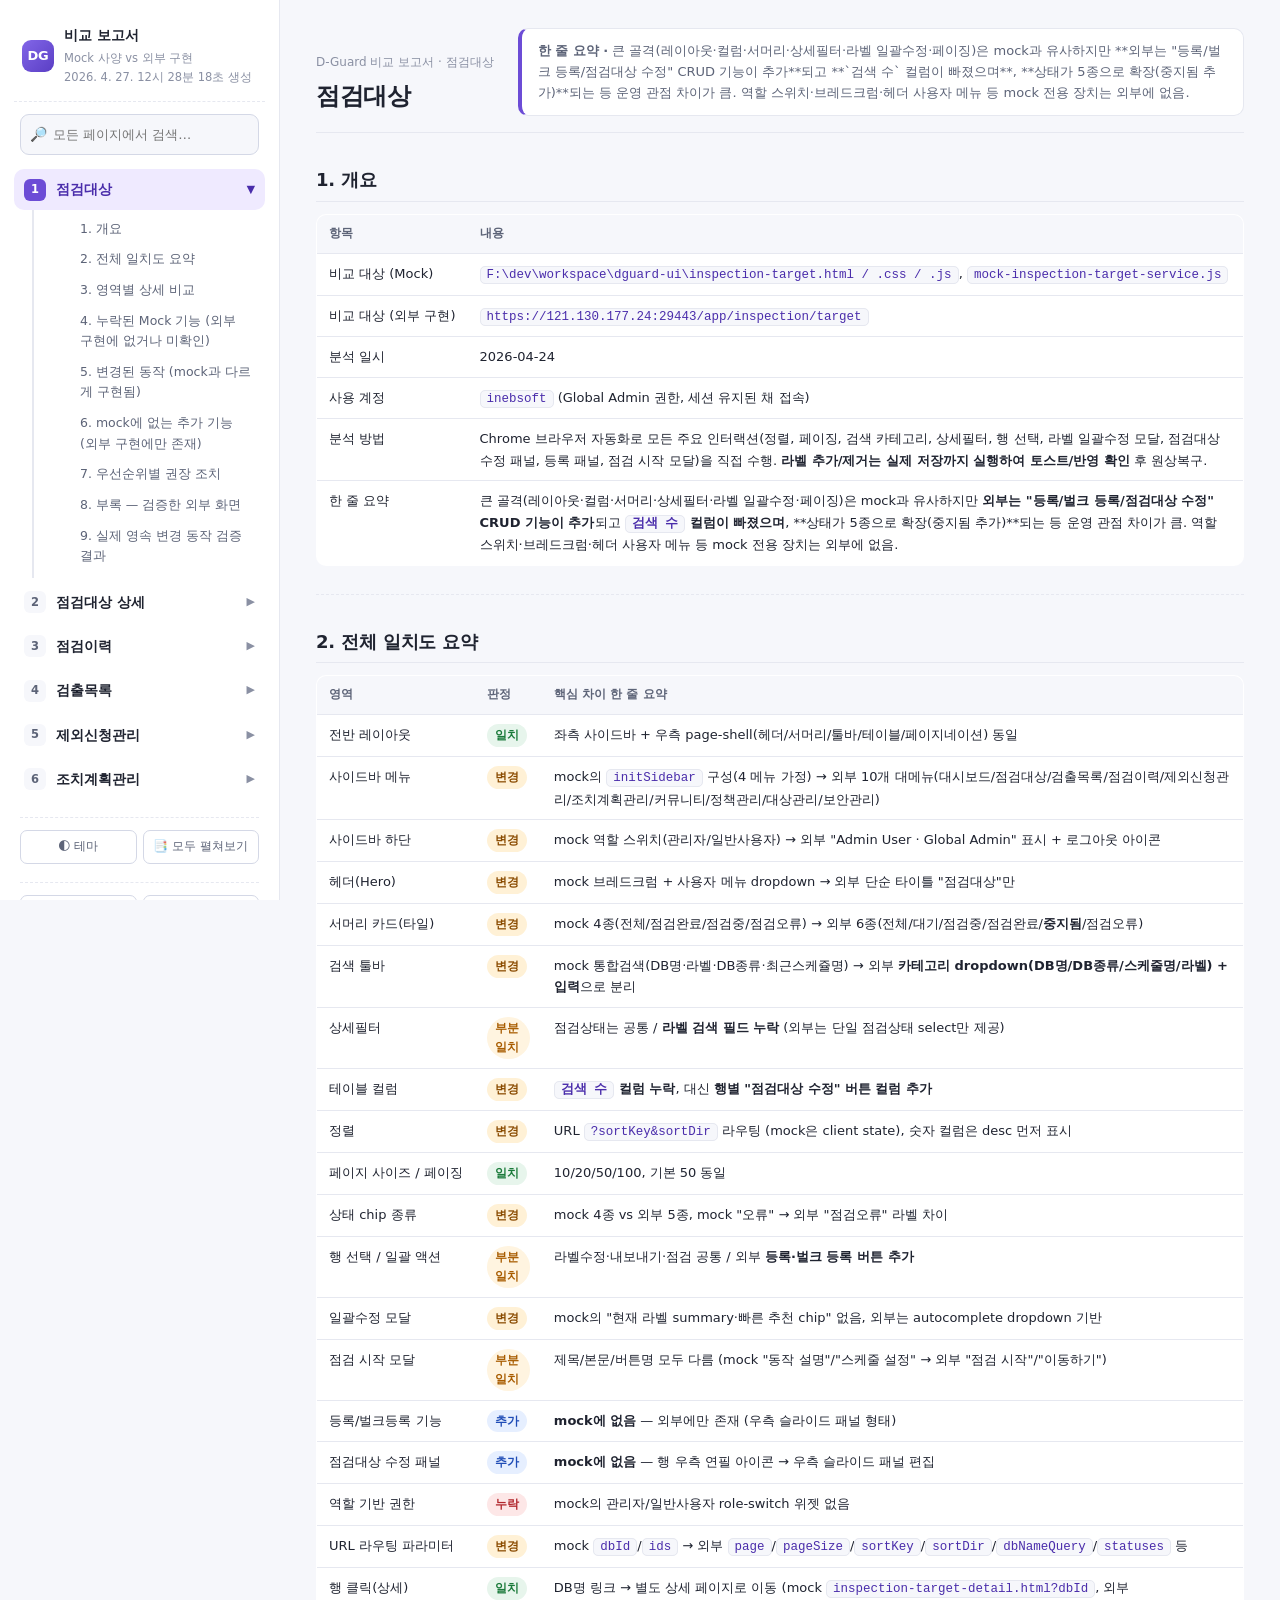
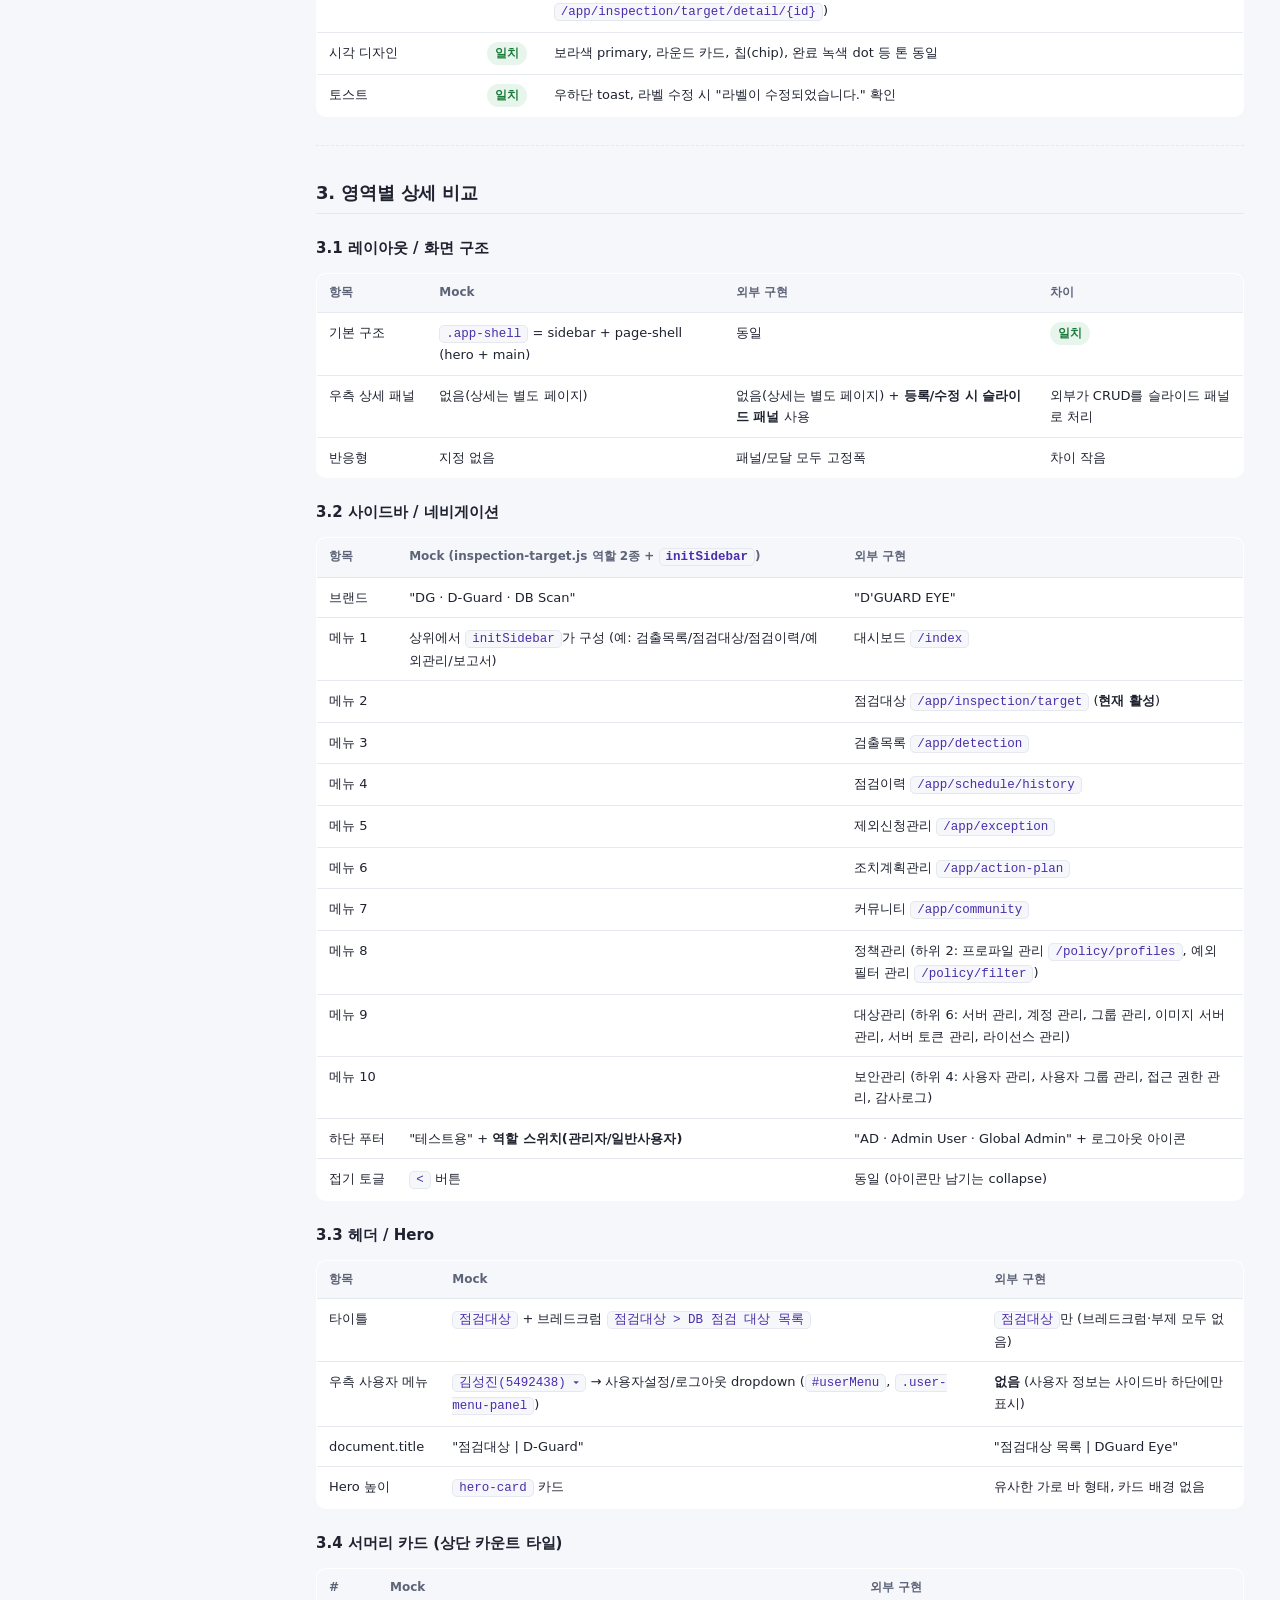
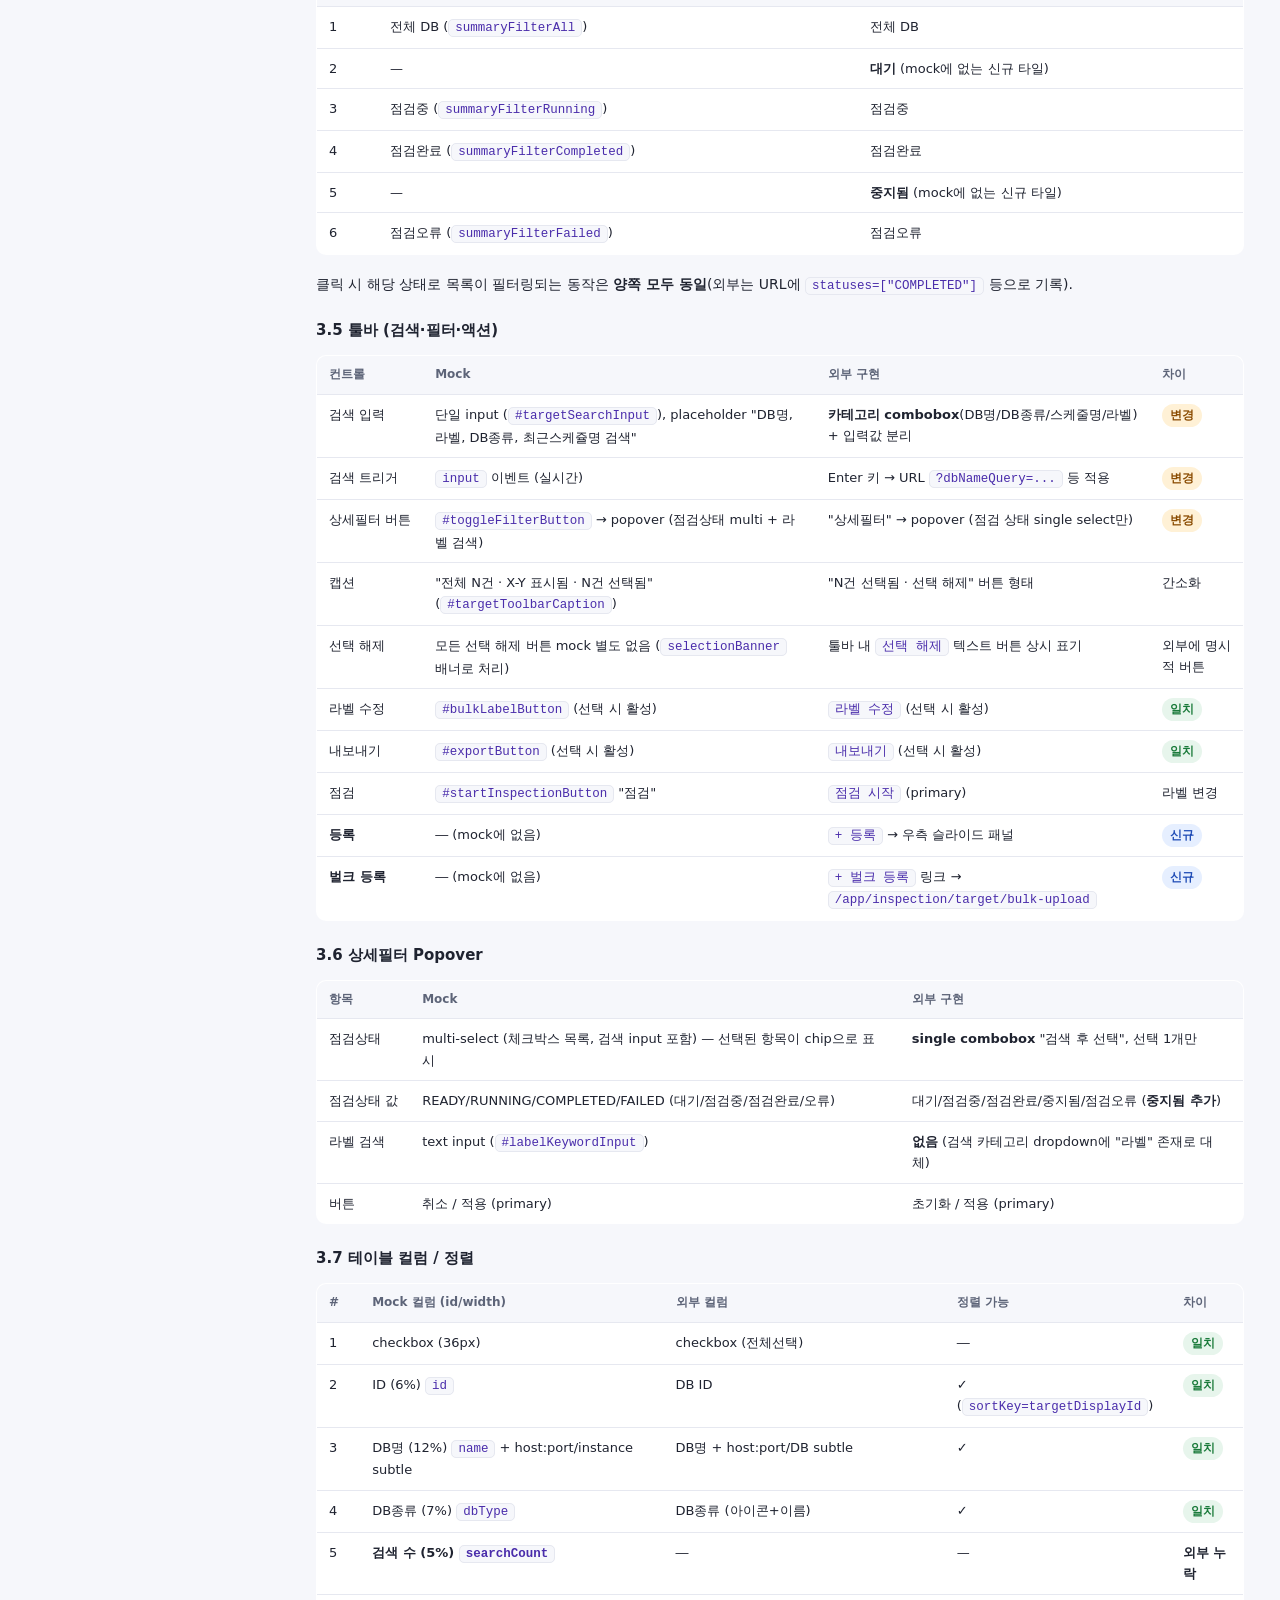
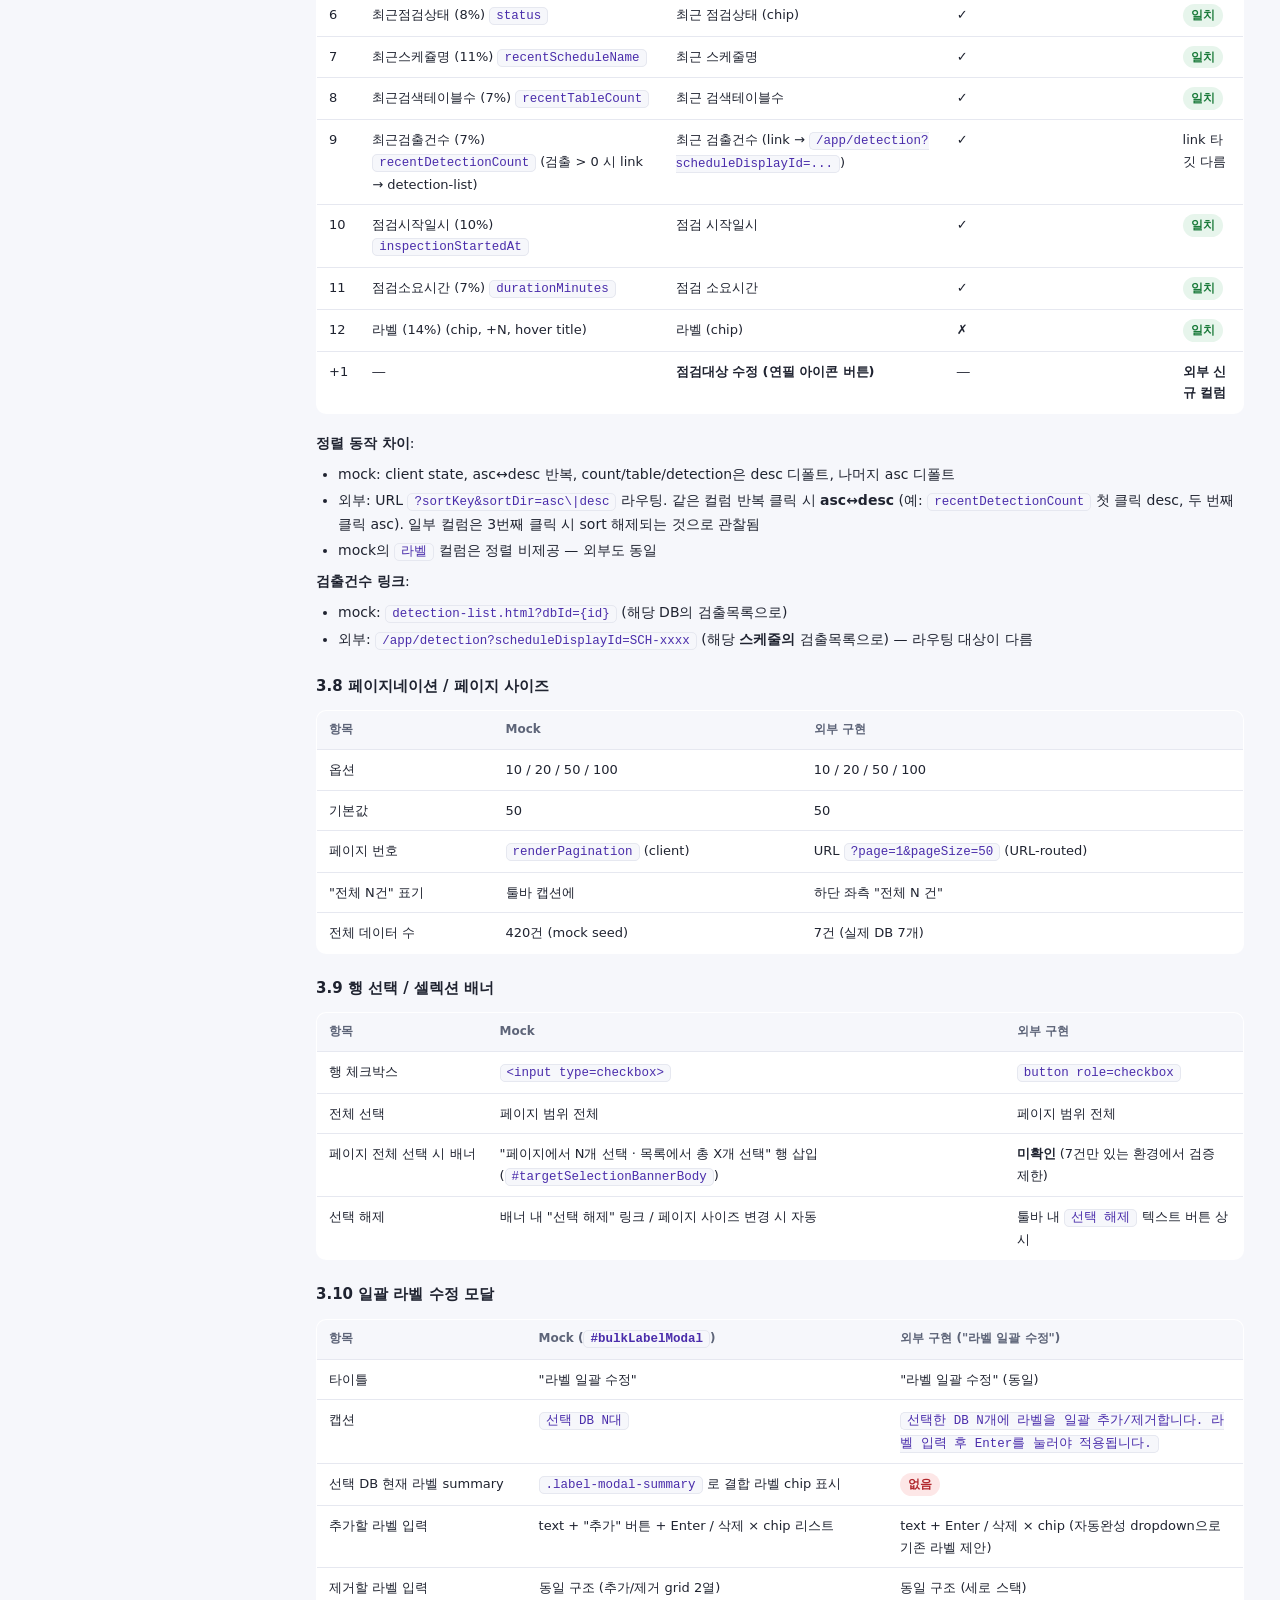
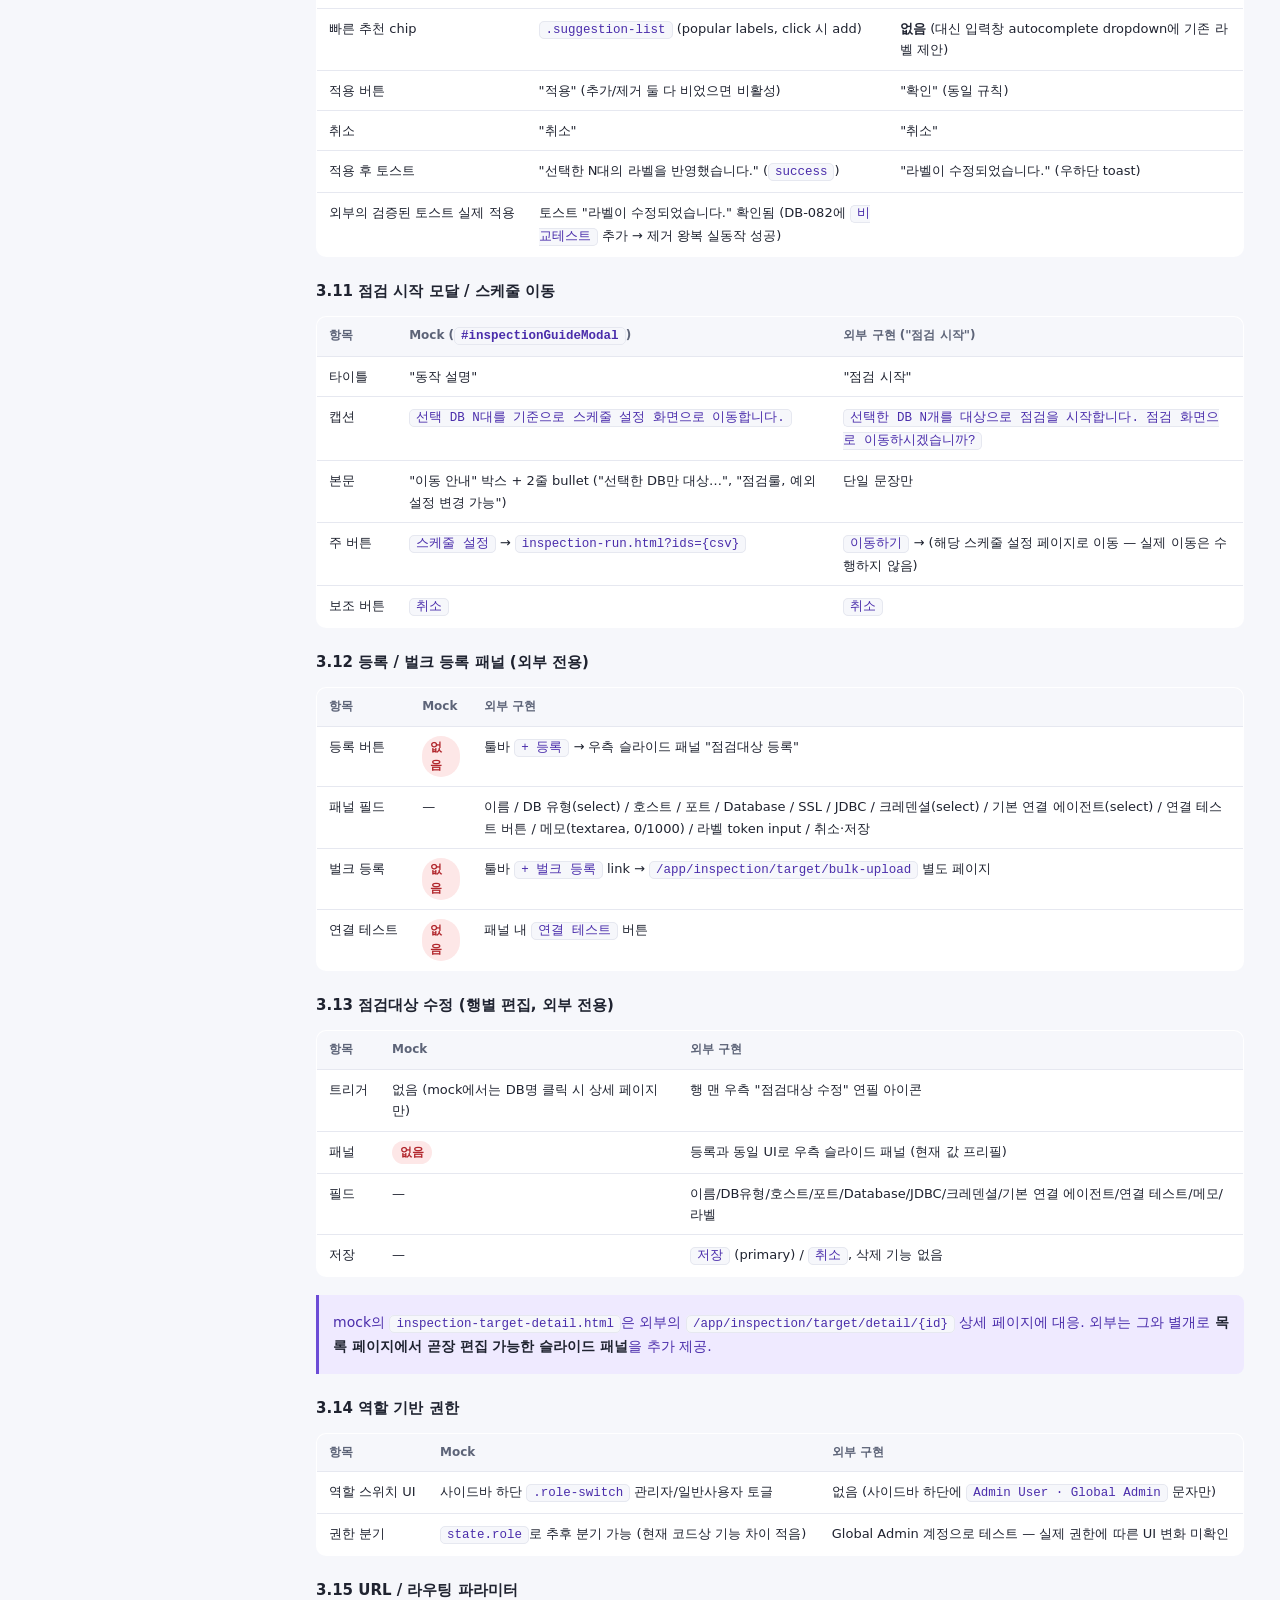
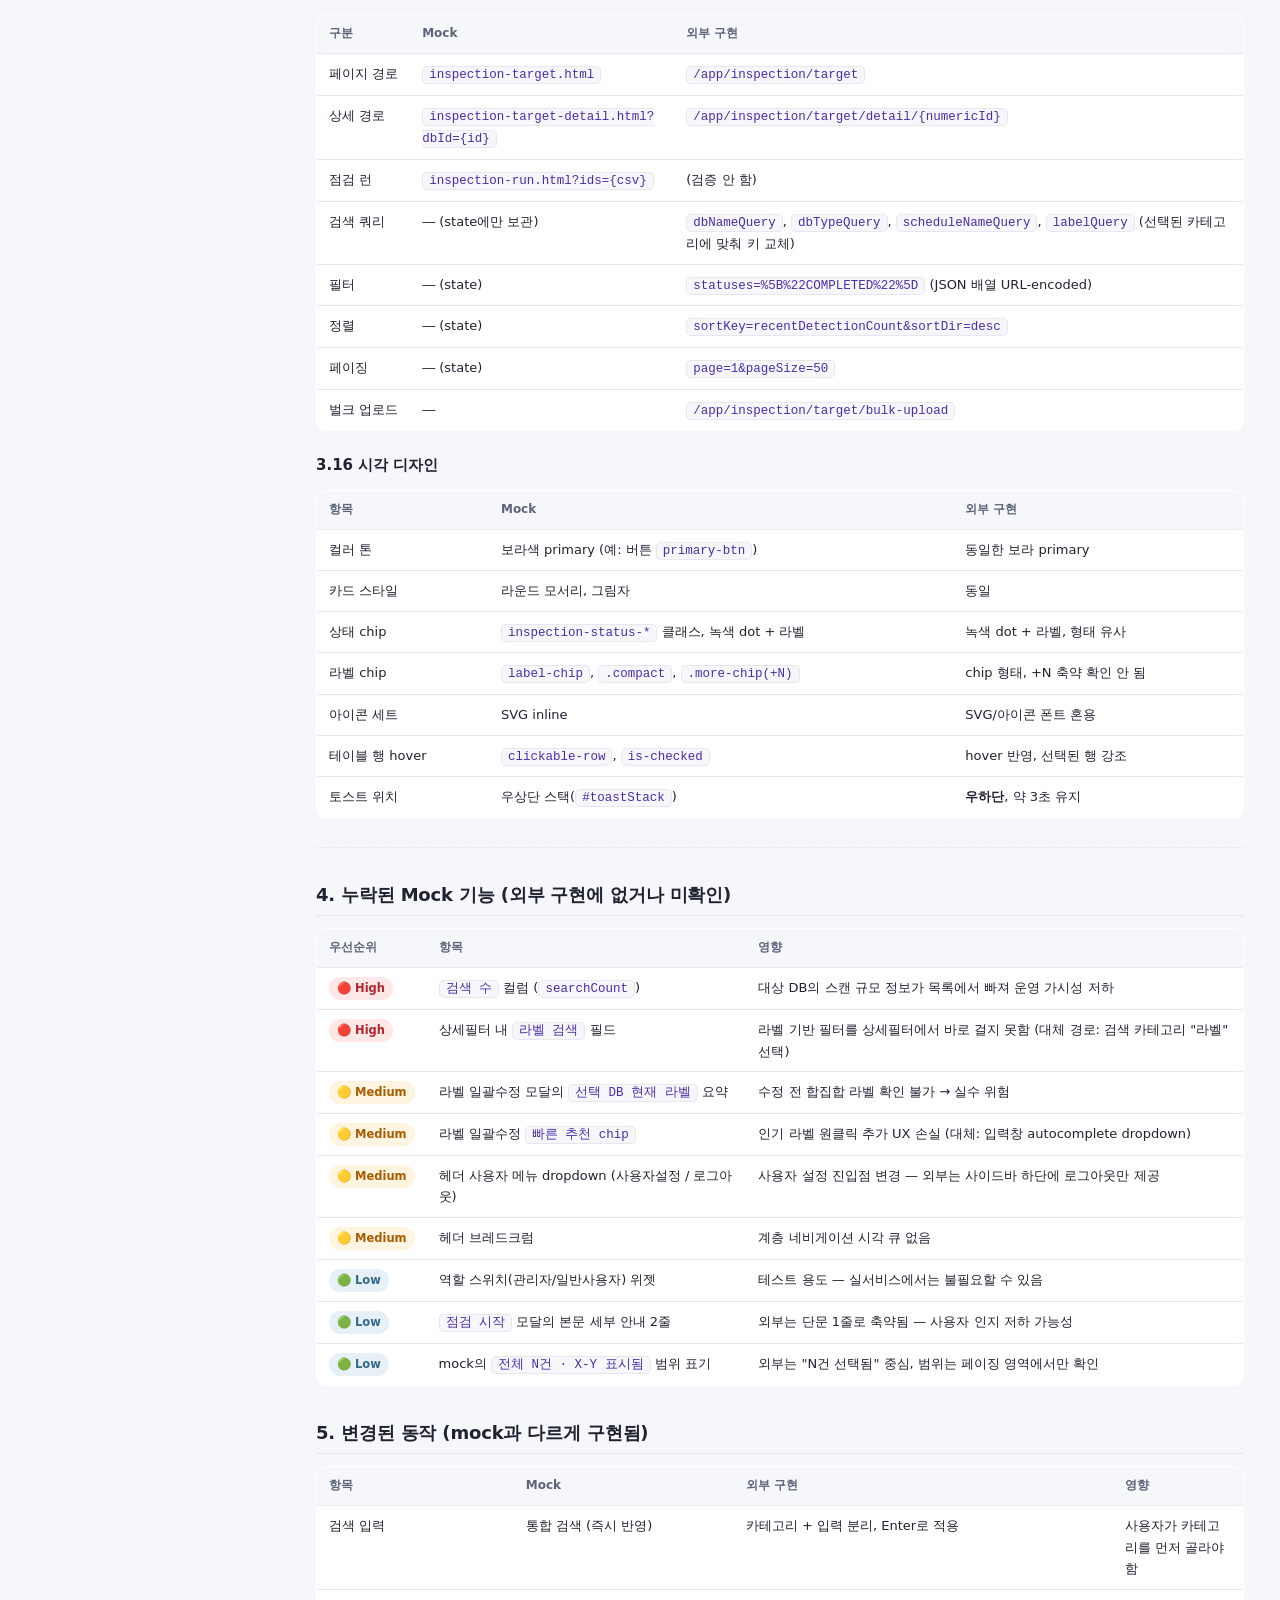
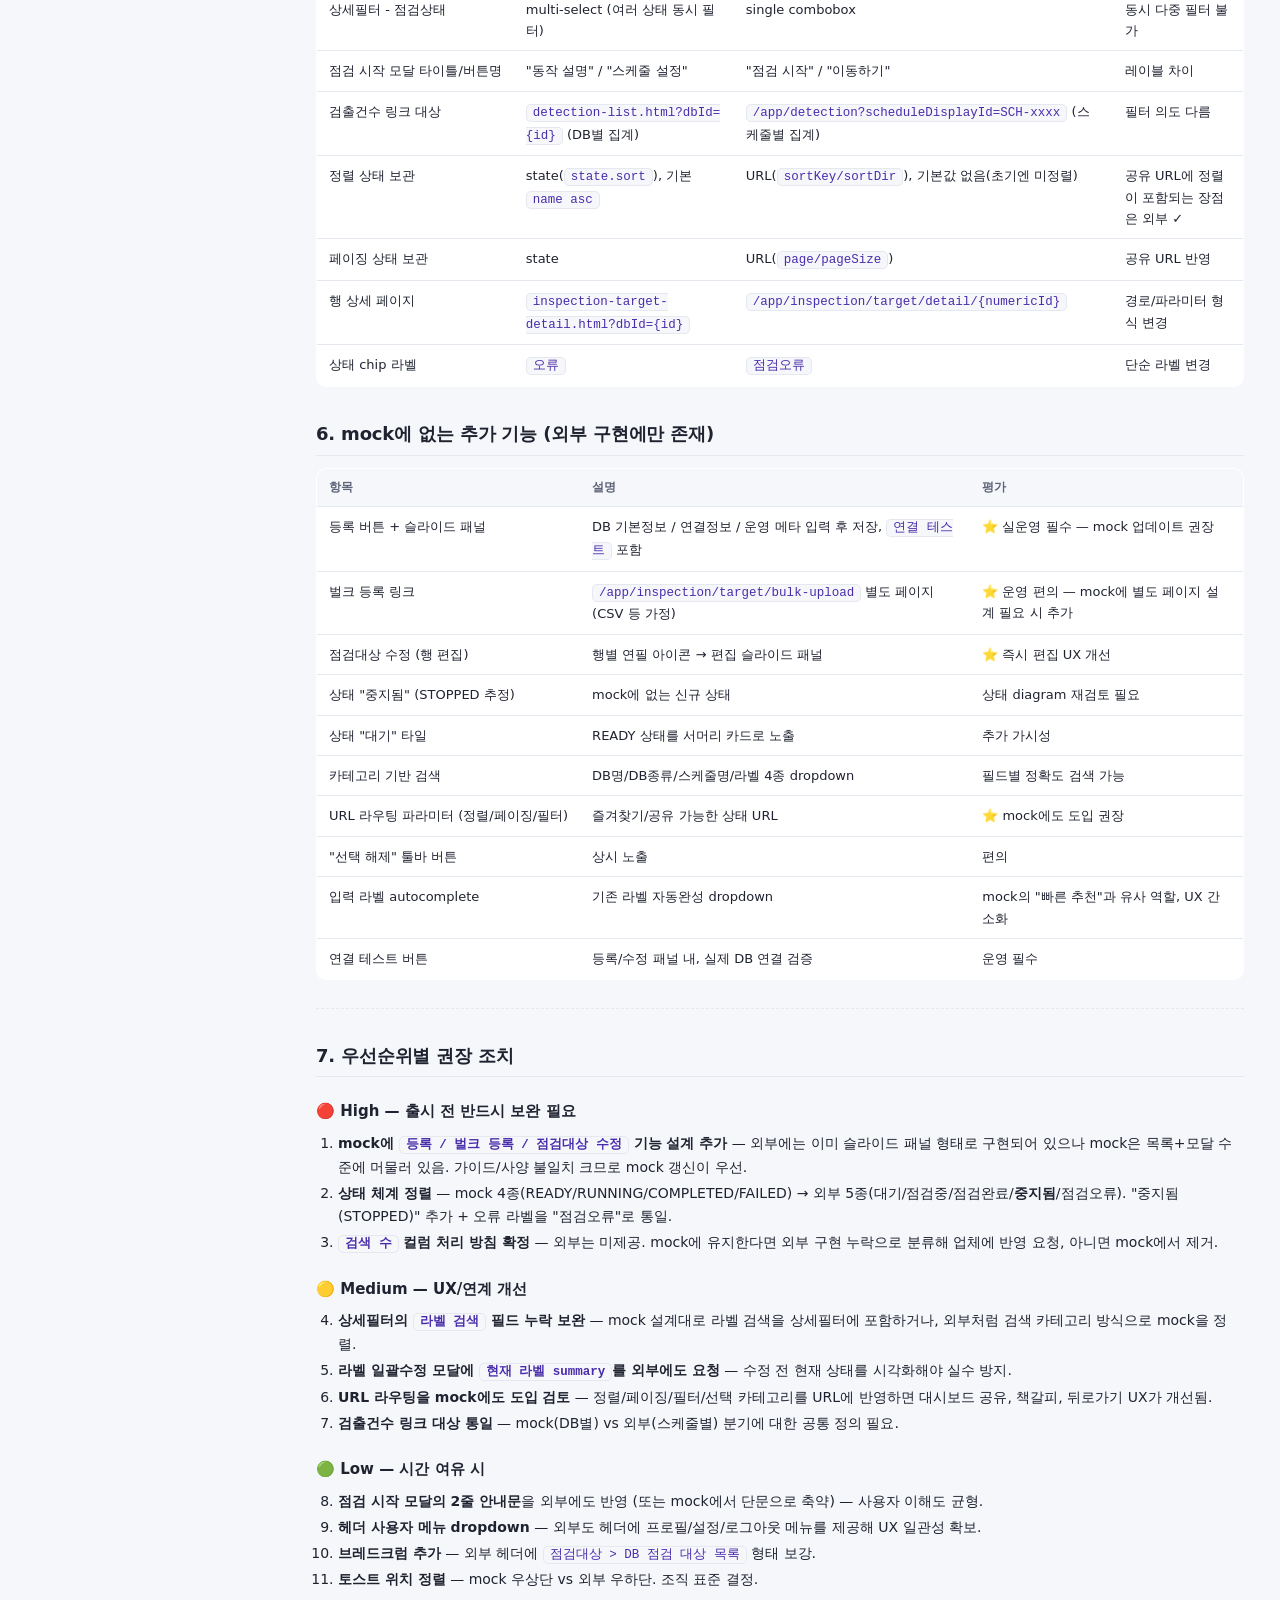
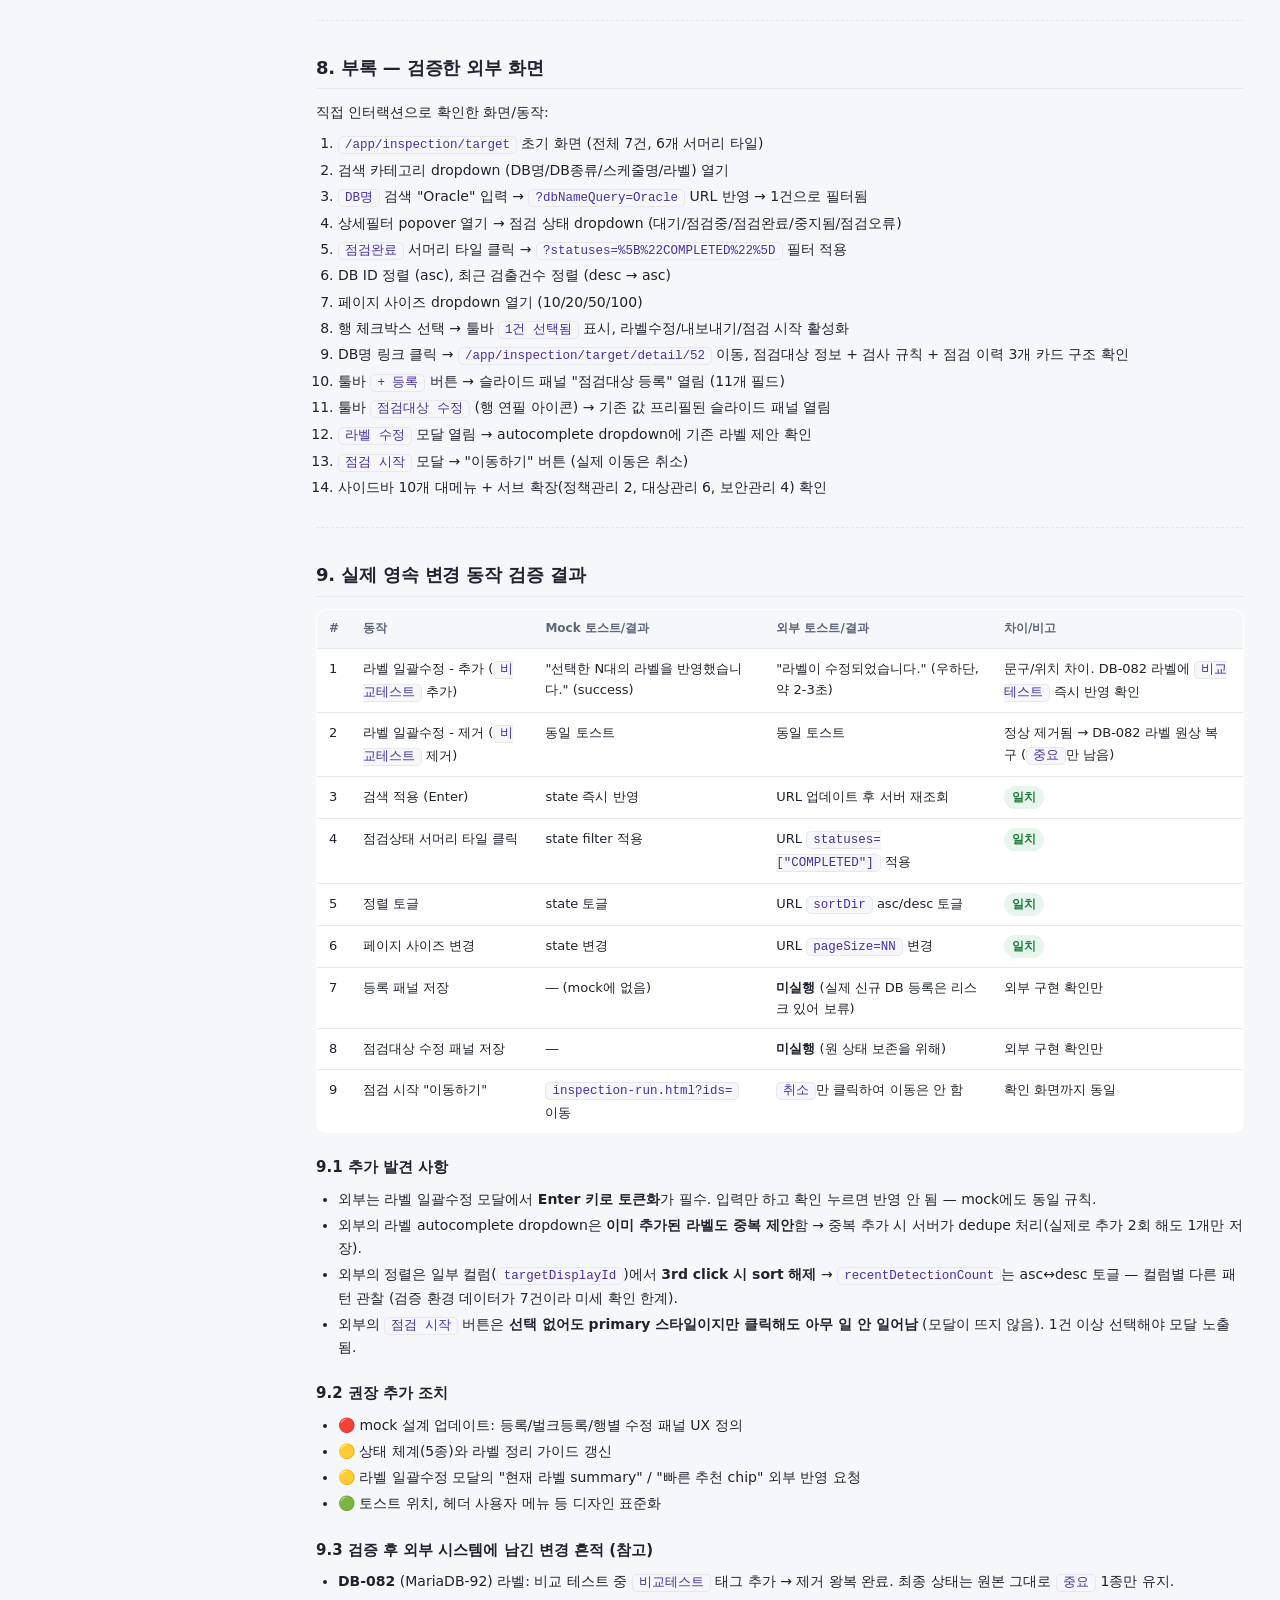
<file: compare_result/index.html>
<!doctype html>
<html lang="ko">
<head>
  <meta charset="utf-8">
  <meta name="viewport" content="width=device-width, initial-scale=1">
  <title>D-Guard Mock vs 외부 구현 비교 보고서</title>
  <style>
:root {
  color-scheme: light;
  --bg: #f6f7fb;
  --panel: #ffffff;
  --ink: #1f2330;
  --ink-soft: #5d6478;
  --ink-mute: #8a90a3;
  --line: #e6e8f0;
  --line-strong: #d4d8e6;
  --accent: #6c4cd6;
  --accent-soft: #efeaff;
  --accent-ink: #4a2dab;
  --shadow: 0 1px 2px rgba(20,24,40,.04), 0 8px 24px rgba(20,24,40,.06);

  --c-match-bg: #e7f5ec;     --c-match-fg: #1a7a3a;
  --c-partial-bg: #fff4e0;   --c-partial-fg: #a85c00;
  --c-change-bg: #fff1d6;    --c-change-fg: #8a4b00;
  --c-missing-bg: #fde7e7;   --c-missing-fg: #b1262c;
  --c-extra-bg: #e6efff;     --c-extra-fg: #1f4cb6;
  --c-high-bg: #fde7e7;      --c-high-fg: #b1262c;
  --c-med-bg: #fff4e0;       --c-med-fg: #a85c00;
  --c-low-bg: #e7f0f7;       --c-low-fg: #34688a;
}
[data-theme="dark"] {
  color-scheme: dark;
  --bg: #14161e;
  --panel: #1c1f2a;
  --ink: #e7e9f3;
  --ink-soft: #aab1c5;
  --ink-mute: #7a8197;
  --line: #2a2e3d;
  --line-strong: #353a4d;
  --accent: #a48dff;
  --accent-soft: #2c2547;
  --accent-ink: #c8b8ff;
  --shadow: 0 1px 2px rgba(0,0,0,.35), 0 8px 24px rgba(0,0,0,.45);

  --c-match-bg: #143822;     --c-match-fg: #7adc9c;
  --c-partial-bg: #3a2a10;   --c-partial-fg: #ffb766;
  --c-change-bg: #3a2c10;    --c-change-fg: #f1b35b;
  --c-missing-bg: #3a1718;   --c-missing-fg: #ff8a8e;
  --c-extra-bg: #18254a;     --c-extra-fg: #8fb1ff;
  --c-high-bg: #3a1718;      --c-high-fg: #ff8a8e;
  --c-med-bg: #3a2a10;       --c-med-fg: #ffb766;
  --c-low-bg: #18293a;       --c-low-fg: #8fc6ee;
}

* { box-sizing: border-box; }
html, body { height: 100%; }
body {
  margin: 0;
  font-family: "Pretendard", "Apple SD Gothic Neo", "Malgun Gothic", "Noto Sans KR", system-ui, -apple-system, "Segoe UI", Roboto, sans-serif;
  font-size: 14px;
  line-height: 1.65;
  color: var(--ink);
  background: var(--bg);
  -webkit-font-smoothing: antialiased;
}

.app {
  display: grid;
  grid-template-columns: 280px 1fr;
  min-height: 100vh;
}

/* Sidebar */
.sidebar {
  position: sticky;
  top: 0;
  align-self: start;
  height: 100vh;
  overflow-y: auto;
  padding: 18px 14px 28px;
  border-right: 1px solid var(--line);
  background: var(--panel);
}
.brand {
  display: flex; align-items: center; gap: 10px;
  padding: 6px 8px 14px;
  border-bottom: 1px dashed var(--line);
  margin-bottom: 12px;
}
.brand .logo {
  width: 32px; height: 32px; border-radius: 9px;
  background: linear-gradient(135deg, #8266e8, #5a3ec4);
  color: white; display: grid; place-items: center;
  font-weight: 700; font-size: 13px; letter-spacing: -.02em;
}
.brand .title { font-weight: 700; font-size: 14px; }
.brand .subtitle { color: var(--ink-mute); font-size: 11.5px; margin-top: 2px; }

.search {
  position: relative;
  margin: 8px 6px 14px;
}
.search input {
  width: 100%;
  padding: 9px 32px 9px 32px;
  border-radius: 9px;
  border: 1px solid var(--line-strong);
  background: var(--bg);
  color: var(--ink);
  font: inherit;
  font-size: 13px;
}
.search input:focus { outline: 2px solid var(--accent); outline-offset: 1px; }
.search .icon { position: absolute; left: 10px; top: 50%; transform: translateY(-50%); color: var(--ink-mute); font-size: 14px; }
.search .clear {
  position: absolute; right: 6px; top: 50%; transform: translateY(-50%);
  border: none; background: transparent; cursor: pointer; color: var(--ink-mute);
  padding: 4px 6px; border-radius: 6px;
  display: none;
}
.search .clear:hover { background: var(--bg); color: var(--ink); }
.search.has-value .clear { display: block; }

.nav-list { list-style: none; padding: 0; margin: 0; }
.nav-page {
  border-radius: 10px;
  margin-bottom: 4px;
}
.nav-page > button.page-toggle {
  width: 100%;
  text-align: left;
  display: flex; align-items: center; gap: 10px;
  padding: 9px 10px;
  border: none; background: transparent; cursor: pointer;
  border-radius: 10px;
  color: var(--ink);
  font: inherit;
  font-weight: 600;
  font-size: 13.5px;
}
.nav-page > button.page-toggle:hover { background: var(--bg); }
.nav-page.active > button.page-toggle { background: var(--accent-soft); color: var(--accent-ink); }
.nav-page .page-num {
  display: inline-grid; place-items: center;
  width: 22px; height: 22px;
  border-radius: 6px;
  background: var(--bg);
  color: var(--ink-soft);
  font-size: 11.5px; font-weight: 700;
  flex: 0 0 auto;
}
.nav-page.active .page-num { background: var(--accent); color: white; }
.nav-page .chev { margin-left: auto; color: var(--ink-mute); font-size: 11px; transition: transform .15s; }
.nav-page.active .chev { transform: rotate(90deg); color: var(--accent-ink); }

.section-list {
  list-style: none;
  padding: 4px 6px 6px 38px;
  margin: 0;
  display: none;
  border-left: 2px solid var(--line);
  margin-left: 18px;
}
.nav-page.active .section-list { display: block; }
.section-list li > a {
  display: block;
  padding: 5px 8px;
  border-radius: 6px;
  text-decoration: none;
  color: var(--ink-soft);
  font-size: 12.5px;
}
.section-list li > a:hover { background: var(--bg); color: var(--ink); }
.section-list li > a.current { color: var(--accent-ink); background: var(--accent-soft); font-weight: 600; }

.toolbar {
  display: flex; align-items: center; gap: 6px;
  margin: 18px 6px 6px;
  padding-top: 12px;
  border-top: 1px dashed var(--line);
}
.toolbar button, .toolbar a.tool-btn {
  flex: 1;
  border: 1px solid var(--line-strong);
  background: var(--panel);
  color: var(--ink-soft);
  padding: 6px 8px;
  border-radius: 7px;
  cursor: pointer;
  font: inherit;
  font-size: 12px;
  text-align: center;
  text-decoration: none;
}
.toolbar button:hover, .toolbar a.tool-btn:hover {
  border-color: var(--accent);
  color: var(--accent-ink);
  background: var(--accent-soft);
}

/* Main area */
.main {
  min-width: 0;
  padding: 28px 36px 80px;
  max-width: 1180px;
}
.page-head {
  display: flex; flex-wrap: wrap; align-items: flex-end; gap: 14px 24px;
  padding-bottom: 16px;
  border-bottom: 1px solid var(--line);
  margin-bottom: 22px;
}
.page-head h1 {
  margin: 0;
  font-size: 24px;
  letter-spacing: -.02em;
}
.page-head .crumb {
  color: var(--ink-mute);
  font-size: 12px;
  margin-bottom: 4px;
}
.page-head .summary-card {
  flex: 1 1 480px;
  background: var(--panel);
  border: 1px solid var(--line);
  border-left: 4px solid var(--accent);
  padding: 12px 16px;
  border-radius: 10px;
  color: var(--ink-soft);
  font-size: 13px;
  line-height: 1.6;
}

/* Markdown body */
.md-body { color: var(--ink); }
.md-body h1 { display: none; } /* H1 is shown in page-head */
.md-body h2 {
  font-size: 18px;
  margin: 32px 0 12px;
  padding-bottom: 6px;
  border-bottom: 1px solid var(--line);
  scroll-margin-top: 16px;
  letter-spacing: -.01em;
}
.md-body h3 {
  font-size: 15px;
  margin: 22px 0 8px;
  scroll-margin-top: 16px;
  color: var(--ink);
}
.md-body h4 { font-size: 14px; margin: 16px 0 6px; }
.md-body p { margin: 8px 0; }
.md-body ul, .md-body ol { padding-left: 22px; margin: 8px 0; }
.md-body li { margin: 3px 0; }
.md-body code {
  background: var(--bg);
  padding: 1px 6px;
  border-radius: 5px;
  font-family: "JetBrains Mono","Cascadia Code", ui-monospace, "SFMono-Regular", Menlo, Consolas, monospace;
  font-size: 12.5px;
  color: var(--accent-ink);
  border: 1px solid var(--line);
}
.md-body pre {
  background: var(--bg);
  padding: 14px;
  border-radius: 10px;
  overflow-x: auto;
  border: 1px solid var(--line);
}
.md-body pre code { background: transparent; border: none; padding: 0; color: var(--ink); }
.md-body blockquote {
  border-left: 3px solid var(--accent);
  background: var(--accent-soft);
  padding: 8px 14px;
  margin: 12px 0;
  border-radius: 0 8px 8px 0;
  color: var(--accent-ink);
}
.md-body hr {
  border: none;
  border-top: 1px dashed var(--line);
  margin: 28px 0;
}
.md-body strong { color: var(--ink); font-weight: 700; }

/* Tables */
.md-body table {
  width: 100%;
  border-collapse: collapse;
  margin: 12px 0 18px;
  background: var(--panel);
  border: 1px solid var(--line);
  border-radius: 10px;
  overflow: hidden;
  font-size: 13px;
}
.md-body th, .md-body td {
  padding: 9px 12px;
  border-bottom: 1px solid var(--line);
  vertical-align: top;
  text-align: left;
}
.md-body tr:last-child td { border-bottom: none; }
.md-body th {
  background: var(--bg);
  font-weight: 700;
  color: var(--ink-soft);
  font-size: 12px;
  text-transform: none;
  letter-spacing: 0;
  white-space: nowrap;
}
.md-body td:first-child { white-space: nowrap; }

/* Verdict cell color highlight (applied via JS) */
.v-pill {
  display: inline-block;
  padding: 2px 8px;
  border-radius: 999px;
  font-size: 11.5px;
  font-weight: 700;
  letter-spacing: 0;
}
.v-match    { background: var(--c-match-bg);    color: var(--c-match-fg); }
.v-partial  { background: var(--c-partial-bg);  color: var(--c-partial-fg); }
.v-change   { background: var(--c-change-bg);   color: var(--c-change-fg); }
.v-missing  { background: var(--c-missing-bg);  color: var(--c-missing-fg); }
.v-extra    { background: var(--c-extra-bg);    color: var(--c-extra-fg); }
.v-high     { background: var(--c-high-bg);     color: var(--c-high-fg); }
.v-med      { background: var(--c-med-bg);      color: var(--c-med-fg); }
.v-low      { background: var(--c-low-bg);      color: var(--c-low-fg); }

/* Search highlight */
mark.hit {
  background: #fff2a8;
  color: #6c4d00;
  padding: 0 2px;
  border-radius: 3px;
}
[data-theme="dark"] mark.hit { background: #5a4d10; color: #ffe88a; }

.search-summary {
  position: sticky; top: 0;
  z-index: 5;
  margin: -28px -36px 14px;
  padding: 10px 36px;
  background: var(--panel);
  border-bottom: 1px solid var(--line);
  font-size: 12.5px;
  color: var(--ink-soft);
  display: none;
}
.search-summary.visible { display: block; }
.search-summary b { color: var(--ink); }
.search-summary a { color: var(--accent-ink); margin-right: 10px; text-decoration: none; }
.search-summary a:hover { text-decoration: underline; }

.page-section { display: none; }
.page-section.active { display: block; }
.print-all .page-section { display: block !important; }
.print-all .page-section + .page-section { margin-top: 60px; padding-top: 28px; border-top: 2px dashed var(--line); }

/* Print */
@media print {
  body { background: white; color: black; }
  .sidebar, .toolbar, .search, .search-summary { display: none !important; }
  .app { display: block; }
  .main { padding: 0; max-width: none; }
  .md-body table { box-shadow: none; }
  .page-section { display: block !important; page-break-after: always; }
  .page-head .summary-card { background: #f5f5f5 !important; border: 1px solid #ccc; }
}

/* Small screens */
@media (max-width: 920px) {
  .app { grid-template-columns: 1fr; }
  .sidebar { position: relative; height: auto; border-right: none; border-bottom: 1px solid var(--line); }
  .main { padding: 18px; }
}
</style>
</head>
<body>
  <div class="app">
    <aside class="sidebar">
      <div class="brand">
        <div class="logo">DG</div>
        <div>
          <div class="title">비교 보고서</div>
          <div class="subtitle">Mock 사양 vs 외부 구현<br>2026. 4. 27. 12시 28분 18초 생성</div>
        </div>
      </div>
      <div class="search" id="search-wrap">
        <span class="icon">🔎</span>
        <input id="search-input" type="search" placeholder="모든 페이지에서 검색…" autocomplete="off">
        <button class="clear" id="search-clear" type="button" title="검색어 지우기">✕</button>
      </div>
      <ul class="nav-list" id="nav-list"></ul>
      <div class="toolbar">
        <button id="btn-theme" type="button" title="라이트/다크 토글">🌓 테마</button>
        <button id="btn-expand-all" type="button" title="모든 페이지를 한 화면에서 보기">📑 모두 펼쳐보기</button>
      </div>
      <div class="toolbar">
        <button id="btn-print" type="button">🖨 인쇄</button>
        <a class="tool-btn" href="https://121.130.177.24:29443/" target="_blank" rel="noopener">↗ 외부 구현 열기</a>
      </div>
    </aside>
    <main class="main">
      <div class="search-summary" id="search-summary"></div>
      
<section class="page-section" data-page-id="inspection-target">
  <header class="page-head">
    <div>
      <div class="crumb">D-Guard 비교 보고서 · 점검대상</div>
      <h1>점검대상</h1>
    </div>
    <div class="summary-card"><strong>한 줄 요약 ·</strong> 큰 골격(레이아웃·컬럼·서머리·상세필터·라벨 일괄수정·페이징)은 mock과 유사하지만 **외부는 "등록/벌크 등록/점검대상 수정" CRUD 기능이 추가**되고 **`검색 수` 컬럼이 빠졌으며**, **상태가 5종으로 확장(중지됨 추가)**되는 등 운영 관점 차이가 큼. 역할 스위치·브레드크럼·헤더 사용자 메뉴 등 mock 전용 장치는 외부에 없음.</div>
  </header>
  <div class="md-body" id="md-body-inspection-target"></div>
</section>

<section class="page-section" data-page-id="inspection-target-detail">
  <header class="page-head">
    <div>
      <div class="crumb">D-Guard 비교 보고서 · 점검대상 상세</div>
      <h1>점검대상 상세</h1>
    </div>
    <div class="summary-card"><strong>한 줄 요약 ·</strong> 핵심 카드 3개(점검대상 정보 / 검사 규칙(테이블 정보) / 점검 이력) 골조는 일치하나, 점검대상 정보 필드 구성·검사 규칙 모달의 적용범위 입력방식·점검 시작 동작·실패사유 모달이 mock과 외부에서 의미 있게 다름.</div>
  </header>
  <div class="md-body" id="md-body-inspection-target-detail"></div>
</section>

<section class="page-section" data-page-id="analysis-history">
  <header class="page-head">
    <div>
      <div class="crumb">D-Guard 비교 보고서 · 점검이력</div>
      <h1>점검이력</h1>
    </div>
    <div class="summary-card"><strong>한 줄 요약 ·</strong> 큰 골격(요약 칩 5종·검색·상세필터·테이블 컬럼·중단/재시작/삭제 확인 모달·상세 패널)은 mock과 일치하지만, **라벨(중지→중단/점검완료→완료/점검중→실행중)·사용자 메뉴·역할 스위치·수정 버튼 라우팅(404 버그)·검색 카테고리 분리·URL 라우팅·점검대상 테이블 페이징**에서 의미 있는 차이가 존재.</div>
  </header>
  <div class="md-body" id="md-body-analysis-history"></div>
</section>

<section class="page-section" data-page-id="detection-list">
  <header class="page-head">
    <div>
      <div class="crumb">D-Guard 비교 보고서 · 검출목록</div>
      <h1>검출목록</h1>
    </div>
    <div class="summary-card"><strong>한 줄 요약 ·</strong> 큰 골격(레이아웃·컬럼·필터·일괄수정·우측 보기/하단 보기 토글)은 mock과 일치하지만, **상세 패널 구성·상태값·역할 권한·일부 부가 컨트롤(URL 라우팅, 검색 카테고리, 변경이력 컬럼)에서 의미 있는 차이**가 존재함.</div>
  </header>
  <div class="md-body" id="md-body-detection-list"></div>
</section>

<section class="page-section" data-page-id="exception-request">
  <header class="page-head">
    <div>
      <div class="crumb">D-Guard 비교 보고서 · 제외신청관리</div>
      <h1>제외신청관리</h1>
    </div>
    <div class="summary-card"><strong>한 줄 요약 ·</strong> 주요 기능(탭·요약타일·승인/거부·처리결과)이 mock과 거의 1:1로 매핑되어 동작하나, 역할 전환 UI·breadcrumb·선택 배너·모달 문구·토스트 메시지·자동 탭 전환 등 세부 UX에서 차이가 다수 존재. 외부는 `제외 취소` 상태와 행별 액션 버튼이 추가됨.</div>
  </header>
  <div class="md-body" id="md-body-exception-request"></div>
</section>

<section class="page-section" data-page-id="action-plan">
  <header class="page-head">
    <div>
      <div class="crumb">D-Guard 비교 보고서 · 조치계획관리</div>
      <h1>조치계획관리</h1>
    </div>
    <div class="summary-card"><strong>한 줄 요약 ·</strong> 컬럼·상태 칩·요약 타일·상세필터 구조는 90%+ 일치하나, **외부는 상세 모달·조치계획 작성 플로우가 mock보다 훨씬 풍부**(검출원인 필드·체크박스 선택·양식 다운로드·drag&drop·페이지 내 새 패널)하고 mock에만 있는 역할 스위치/breadcrumb/사용자 드롭다운은 외부에 없음.</div>
  </header>
  <div class="md-body" id="md-body-action-plan"></div>
</section>

    </main>
  </div>

  <script id="md-inspection-target" type="text/markdown">
# 점검대상 페이지: Mock 사양 vs 외부 업체 구현 비교 보고서

## 1. 개요

| 항목 | 내용 |
|------|------|
| 비교 대상 (Mock) | `F:\dev\workspace\dguard-ui\inspection-target.html / .css / .js`, `mock-inspection-target-service.js` |
| 비교 대상 (외부 구현) | `https://121.130.177.24:29443/app/inspection/target` |
| 분석 일시 | 2026-04-24 |
| 사용 계정 | `inebsoft` (Global Admin 권한, 세션 유지된 채 접속) |
| 분석 방법 | Chrome 브라우저 자동화로 모든 주요 인터랙션(정렬, 페이징, 검색 카테고리, 상세필터, 행 선택, 라벨 일괄수정 모달, 점검대상 수정 패널, 등록 패널, 점검 시작 모달)을 직접 수행. **라벨 추가/제거는 실제 저장까지 실행하여 토스트/반영 확인** 후 원상복구. |
| 한 줄 요약 | 큰 골격(레이아웃·컬럼·서머리·상세필터·라벨 일괄수정·페이징)은 mock과 유사하지만 **외부는 "등록/벌크 등록/점검대상 수정" CRUD 기능이 추가**되고 **`검색 수` 컬럼이 빠졌으며**, **상태가 5종으로 확장(중지됨 추가)**되는 등 운영 관점 차이가 큼. 역할 스위치·브레드크럼·헤더 사용자 메뉴 등 mock 전용 장치는 외부에 없음. |

---

## 2. 전체 일치도 요약

| 영역 | 판정 | 핵심 차이 한 줄 요약 |
|------|------|---------------------|
| 전반 레이아웃 | 일치 | 좌측 사이드바 + 우측 page-shell(헤더/서머리/툴바/테이블/페이지네이션) 동일 |
| 사이드바 메뉴 | 변경 | mock의 `initSidebar` 구성(4 메뉴 가정) → 외부 10개 대메뉴(대시보드/점검대상/검출목록/점검이력/제외신청관리/조치계획관리/커뮤니티/정책관리/대상관리/보안관리) |
| 사이드바 하단 | 변경 | mock 역할 스위치(관리자/일반사용자) → 외부 "Admin User · Global Admin" 표시 + 로그아웃 아이콘 |
| 헤더(Hero) | 변경 | mock 브레드크럼 + 사용자 메뉴 dropdown → 외부 단순 타이틀 "점검대상"만 |
| 서머리 카드(타일) | 변경 | mock 4종(전체/점검완료/점검중/점검오류) → 외부 6종(전체/대기/점검중/점검완료/**중지됨**/점검오류) |
| 검색 툴바 | 변경 | mock 통합검색(DB명·라벨·DB종류·최근스케쥴명) → 외부 **카테고리 dropdown(DB명/DB종류/스케줄명/라벨) + 입력**으로 분리 |
| 상세필터 | 부분일치 | 점검상태는 공통 / **라벨 검색 필드 누락** (외부는 단일 점검상태 select만 제공) |
| 테이블 컬럼 | 변경 | **`검색 수` 컬럼 누락**, 대신 **행별 "점검대상 수정" 버튼 컬럼 추가** |
| 정렬 | 변경 | URL `?sortKey&sortDir` 라우팅 (mock은 client state), 숫자 컬럼은 desc 먼저 표시 |
| 페이지 사이즈 / 페이징 | 일치 | 10/20/50/100, 기본 50 동일 |
| 상태 chip 종류 | 변경 | mock 4종 vs 외부 5종, mock "오류" → 외부 "점검오류" 라벨 차이 |
| 행 선택 / 일괄 액션 | 부분일치 | 라벨수정·내보내기·점검 공통 / 외부 **등록·벌크 등록 버튼 추가** |
| 일괄수정 모달 | 변경 | mock의 "현재 라벨 summary·빠른 추천 chip" 없음, 외부는 autocomplete dropdown 기반 |
| 점검 시작 모달 | 부분일치 | 제목/본문/버튼명 모두 다름 (mock "동작 설명"/"스케줄 설정" → 외부 "점검 시작"/"이동하기") |
| 등록/벌크등록 기능 | 추가 | **mock에 없음** — 외부에만 존재 (우측 슬라이드 패널 형태) |
| 점검대상 수정 패널 | 추가 | **mock에 없음** — 행 우측 연필 아이콘 → 우측 슬라이드 패널 편집 |
| 역할 기반 권한 | 누락 | mock의 관리자/일반사용자 role-switch 위젯 없음 |
| URL 라우팅 파라미터 | 변경 | mock `dbId`/`ids` → 외부 `page`/`pageSize`/`sortKey`/`sortDir`/`dbNameQuery`/`statuses` 등 |
| 행 클릭(상세) | 일치 | DB명 링크 → 별도 상세 페이지로 이동 (mock `inspection-target-detail.html?dbId`, 외부 `/app/inspection/target/detail/{id}`) |
| 시각 디자인 | 일치 | 보라색 primary, 라운드 카드, 칩(chip), 완료 녹색 dot 등 톤 동일 |
| 토스트 | 일치 | 우하단 toast, 라벨 수정 시 "라벨이 수정되었습니다." 확인 |

---

## 3. 영역별 상세 비교

### 3.1 레이아웃 / 화면 구조

| 항목 | Mock | 외부 구현 | 차이 |
|------|------|-----------|------|
| 기본 구조 | `.app-shell` = sidebar + page-shell (hero + main) | 동일 | 일치 |
| 우측 상세 패널 | 없음(상세는 별도 페이지) | 없음(상세는 별도 페이지) + **등록/수정 시 슬라이드 패널** 사용 | 외부가 CRUD를 슬라이드 패널로 처리 |
| 반응형 | 지정 없음 | 패널/모달 모두 고정폭 | 차이 작음 |

### 3.2 사이드바 / 네비게이션

| 항목 | Mock (inspection-target.js 역할 2종 + `initSidebar`) | 외부 구현 |
|------|------|-----------|
| 브랜드 | "DG · D-Guard · DB Scan" | "D'GUARD EYE" |
| 메뉴 1 | 상위에서 `initSidebar`가 구성 (예: 검출목록/점검대상/점검이력/예외관리/보고서) | 대시보드 `/index` |
| 메뉴 2 | | 점검대상 `/app/inspection/target` (**현재 활성**) |
| 메뉴 3 | | 검출목록 `/app/detection` |
| 메뉴 4 | | 점검이력 `/app/schedule/history` |
| 메뉴 5 | | 제외신청관리 `/app/exception` |
| 메뉴 6 | | 조치계획관리 `/app/action-plan` |
| 메뉴 7 | | 커뮤니티 `/app/community` |
| 메뉴 8 | | 정책관리 (하위 2: 프로파일 관리 `/policy/profiles`, 예외 필터 관리 `/policy/filter`) |
| 메뉴 9 | | 대상관리 (하위 6: 서버 관리, 계정 관리, 그룹 관리, 이미지 서버 관리, 서버 토큰 관리, 라이선스 관리) |
| 메뉴 10 | | 보안관리 (하위 4: 사용자 관리, 사용자 그룹 관리, 접근 권한 관리, 감사로그) |
| 하단 푸터 | "테스트용" + **역할 스위치(관리자/일반사용자)** | "AD · Admin User · Global Admin" + 로그아웃 아이콘 |
| 접기 토글 | `<` 버튼 | 동일 (아이콘만 남기는 collapse) |

### 3.3 헤더 / Hero

| 항목 | Mock | 외부 구현 |
|------|------|-----------|
| 타이틀 | `점검대상` + 브레드크럼 `점검대상 > DB 점검 대상 목록` | `점검대상`만 (브레드크럼·부제 모두 없음) |
| 우측 사용자 메뉴 | `김성진(5492438) ▾` → 사용자설정/로그아웃 dropdown (`#userMenu`, `.user-menu-panel`) | **없음** (사용자 정보는 사이드바 하단에만 표시) |
| document.title | "점검대상 \| D-Guard" | "점검대상 목록 \| DGuard Eye" |
| Hero 높이 | `hero-card` 카드 | 유사한 가로 바 형태, 카드 배경 없음 |

### 3.4 서머리 카드 (상단 카운트 타일)

| # | Mock | 외부 구현 |
|---|------|-----------|
| 1 | 전체 DB (`summaryFilterAll`) | 전체 DB |
| 2 | — | **대기** (mock에 없는 신규 타일) |
| 3 | 점검중 (`summaryFilterRunning`) | 점검중 |
| 4 | 점검완료 (`summaryFilterCompleted`) | 점검완료 |
| 5 | — | **중지됨** (mock에 없는 신규 타일) |
| 6 | 점검오류 (`summaryFilterFailed`) | 점검오류 |

클릭 시 해당 상태로 목록이 필터링되는 동작은 **양쪽 모두 동일**(외부는 URL에 `statuses=["COMPLETED"]` 등으로 기록).

### 3.5 툴바 (검색·필터·액션)

| 컨트롤 | Mock | 외부 구현 | 차이 |
|-------|------|-----------|------|
| 검색 입력 | 단일 input (`#targetSearchInput`), placeholder "DB명, 라벨, DB종류, 최근스케쥴명 검색" | **카테고리 combobox**(DB명/DB종류/스케줄명/라벨) + 입력값 분리 | 변경 |
| 검색 트리거 | `input` 이벤트 (실시간) | Enter 키 → URL `?dbNameQuery=...` 등 적용 | 변경 |
| 상세필터 버튼 | `#toggleFilterButton` → popover (점검상태 multi + 라벨 검색) | "상세필터" → popover (점검 상태 single select만) | 변경 |
| 캡션 | "전체 N건 · X-Y 표시됨 · N건 선택됨" (`#targetToolbarCaption`) | "N건 선택됨 · 선택 해제" 버튼 형태 | 간소화 |
| 선택 해제 | 모든 선택 해제 버튼 mock 별도 없음 (`selectionBanner` 배너로 처리) | 툴바 내 `선택 해제` 텍스트 버튼 상시 표기 | 외부에 명시적 버튼 |
| 라벨 수정 | `#bulkLabelButton` (선택 시 활성) | `라벨 수정` (선택 시 활성) | 일치 |
| 내보내기 | `#exportButton` (선택 시 활성) | `내보내기` (선택 시 활성) | 일치 |
| 점검 | `#startInspectionButton` "점검" | `점검 시작` (primary) | 라벨 변경 |
| **등록** | ― (mock에 없음) | `+ 등록` → 우측 슬라이드 패널 | 신규 |
| **벌크 등록** | ― (mock에 없음) | `+ 벌크 등록` 링크 → `/app/inspection/target/bulk-upload` | 신규 |

### 3.6 상세필터 Popover

| 항목 | Mock | 외부 구현 |
|------|------|-----------|
| 점검상태 | multi-select (체크박스 목록, 검색 input 포함) — 선택된 항목이 chip으로 표시 | **single combobox** "검색 후 선택", 선택 1개만 |
| 점검상태 값 | READY/RUNNING/COMPLETED/FAILED (대기/점검중/점검완료/오류) | 대기/점검중/점검완료/중지됨/점검오류 (**중지됨 추가**) |
| 라벨 검색 | text input (`#labelKeywordInput`) | **없음** (검색 카테고리 dropdown에 "라벨" 존재로 대체) |
| 버튼 | 취소 / 적용 (primary) | 초기화 / 적용 (primary) |

### 3.7 테이블 컬럼 / 정렬

| # | Mock 컬럼 (id/width) | 외부 컬럼 | 정렬 가능 | 차이 |
|---|----------------------|-----------|-----------|------|
| 1 | checkbox (36px) | checkbox (전체선택) | ― | 일치 |
| 2 | ID (6%) `id` | DB ID | ✓ (`sortKey=targetDisplayId`) | 일치 |
| 3 | DB명 (12%) `name` + host:port/instance subtle | DB명 + host:port/DB subtle | ✓ | 일치 |
| 4 | DB종류 (7%) `dbType` | DB종류 (아이콘+이름) | ✓ | 일치 |
| 5 | **검색 수 (5%) `searchCount`** | ― | — | **외부 누락** |
| 6 | 최근점검상태 (8%) `status` | 최근 점검상태 (chip) | ✓ | 일치 |
| 7 | 최근스케쥴명 (11%) `recentScheduleName` | 최근 스케줄명 | ✓ | 일치 |
| 8 | 최근검색테이블수 (7%) `recentTableCount` | 최근 검색테이블수 | ✓ | 일치 |
| 9 | 최근검출건수 (7%) `recentDetectionCount` (검출 > 0 시 link → detection-list) | 최근 검출건수 (link → `/app/detection?scheduleDisplayId=...`) | ✓ | link 타깃 다름 |
| 10 | 점검시작일시 (10%) `inspectionStartedAt` | 점검 시작일시 | ✓ | 일치 |
| 11 | 점검소요시간 (7%) `durationMinutes` | 점검 소요시간 | ✓ | 일치 |
| 12 | 라벨 (14%) (chip, +N, hover title) | 라벨 (chip) | ✗ | 일치 |
| +1 | ― | **점검대상 수정 (연필 아이콘 버튼)** | ― | **외부 신규 컬럼** |

**정렬 동작 차이**:
- mock: client state, asc↔desc 반복, count/table/detection은 desc 디폴트, 나머지 asc 디폴트
- 외부: URL `?sortKey&sortDir=asc\|desc` 라우팅. 같은 컬럼 반복 클릭 시 **asc↔desc** (예: `recentDetectionCount` 첫 클릭 desc, 두 번째 클릭 asc). 일부 컬럼은 3번째 클릭 시 sort 해제되는 것으로 관찰됨
- mock의 `라벨` 컬럼은 정렬 비제공 — 외부도 동일

**검출건수 링크**:
- mock: `detection-list.html?dbId={id}` (해당 DB의 검출목록으로)
- 외부: `/app/detection?scheduleDisplayId=SCH-xxxx` (해당 **스케줄의** 검출목록으로) — 라우팅 대상이 다름

### 3.8 페이지네이션 / 페이지 사이즈

| 항목 | Mock | 외부 구현 |
|------|------|-----------|
| 옵션 | 10 / 20 / 50 / 100 | 10 / 20 / 50 / 100 |
| 기본값 | 50 | 50 |
| 페이지 번호 | `renderPagination` (client) | URL `?page=1&pageSize=50` (URL-routed) |
| "전체 N건" 표기 | 툴바 캡션에 | 하단 좌측 "전체 N 건" |
| 전체 데이터 수 | 420건 (mock seed) | 7건 (실제 DB 7개) |

### 3.9 행 선택 / 셀렉션 배너

| 항목 | Mock | 외부 구현 |
|------|------|-----------|
| 행 체크박스 | `<input type=checkbox>` | `button role=checkbox` |
| 전체 선택 | 페이지 범위 전체 | 페이지 범위 전체 |
| 페이지 전체 선택 시 배너 | "페이지에서 N개 선택 · 목록에서 총 X개 선택" 행 삽입 (`#targetSelectionBannerBody`) | **미확인** (7건만 있는 환경에서 검증 제한) |
| 선택 해제 | 배너 내 "선택 해제" 링크 / 페이지 사이즈 변경 시 자동 | 툴바 내 `선택 해제` 텍스트 버튼 상시 |

### 3.10 일괄 라벨 수정 모달

| 항목 | Mock (`#bulkLabelModal`) | 외부 구현 ("라벨 일괄 수정") |
|------|--------------------------|---------------------------|
| 타이틀 | "라벨 일괄 수정" | "라벨 일괄 수정" (동일) |
| 캡션 | `선택 DB N대` | `선택한 DB N개에 라벨을 일괄 추가/제거합니다. 라벨 입력 후 Enter를 눌러야 적용됩니다.` |
| 선택 DB 현재 라벨 summary | `.label-modal-summary` 로 결합 라벨 chip 표시 | **없음** |
| 추가할 라벨 입력 | text + "추가" 버튼 + Enter / 삭제 × chip 리스트 | text + Enter / 삭제 × chip (자동완성 dropdown으로 기존 라벨 제안) |
| 제거할 라벨 입력 | 동일 구조 (추가/제거 grid 2열) | 동일 구조 (세로 스택) |
| 빠른 추천 chip | `.suggestion-list` (popular labels, click 시 add) | **없음** (대신 입력창 autocomplete dropdown에 기존 라벨 제안) |
| 적용 버튼 | "적용" (추가/제거 둘 다 비었으면 비활성) | "확인" (동일 규칙) |
| 취소 | "취소" | "취소" |
| 적용 후 토스트 | "선택한 N대의 라벨을 반영했습니다." (`success`) | "라벨이 수정되었습니다." (우하단 toast) |
| 외부의 검증된 토스트 실제 적용 | 토스트 "라벨이 수정되었습니다." 확인됨 (DB-082에 `비교테스트` 추가 → 제거 왕복 실동작 성공) |

### 3.11 점검 시작 모달 / 스케줄 이동

| 항목 | Mock (`#inspectionGuideModal`) | 외부 구현 ("점검 시작") |
|------|-------------------------------|------------------------|
| 타이틀 | "동작 설명" | "점검 시작" |
| 캡션 | `선택 DB N대를 기준으로 스케줄 설정 화면으로 이동합니다.` | `선택한 DB N개를 대상으로 점검을 시작합니다. 점검 화면으로 이동하시겠습니까?` |
| 본문 | "이동 안내" 박스 + 2줄 bullet ("선택한 DB만 대상…", "점검룰, 예외설정 변경 가능") | 단일 문장만 |
| 주 버튼 | `스케줄 설정` → `inspection-run.html?ids={csv}` | `이동하기` → (해당 스케줄 설정 페이지로 이동 — 실제 이동은 수행하지 않음) |
| 보조 버튼 | `취소` | `취소` |

### 3.12 등록 / 벌크 등록 패널 (외부 전용)

| 항목 | Mock | 외부 구현 |
|------|------|-----------|
| 등록 버튼 | 없음 | 툴바 `+ 등록` → 우측 슬라이드 패널 "점검대상 등록" |
| 패널 필드 | — | 이름 / DB 유형(select) / 호스트 / 포트 / Database / SSL / JDBC / 크레덴셜(select) / 기본 연결 에이전트(select) / 연결 테스트 버튼 / 메모(textarea, 0/1000) / 라벨 token input / 취소·저장 |
| 벌크 등록 | 없음 | 툴바 `+ 벌크 등록` link → `/app/inspection/target/bulk-upload` 별도 페이지 |
| 연결 테스트 | 없음 | 패널 내 `연결 테스트` 버튼 |

### 3.13 점검대상 수정 (행별 편집, 외부 전용)

| 항목 | Mock | 외부 구현 |
|------|------|-----------|
| 트리거 | 없음 (mock에서는 DB명 클릭 시 상세 페이지만) | 행 맨 우측 "점검대상 수정" 연필 아이콘 |
| 패널 | 없음 | 등록과 동일 UI로 우측 슬라이드 패널 (현재 값 프리필) |
| 필드 | — | 이름/DB유형/호스트/포트/Database/JDBC/크레덴셜/기본 연결 에이전트/연결 테스트/메모/라벨 |
| 저장 | — | `저장` (primary) / `취소`, 삭제 기능 없음 |

> mock의 `inspection-target-detail.html`은 외부의 `/app/inspection/target/detail/{id}` 상세 페이지에 대응. 외부는 그와 별개로 **목록 페이지에서 곧장 편집 가능한 슬라이드 패널**을 추가 제공.

### 3.14 역할 기반 권한

| 항목 | Mock | 외부 구현 |
|------|------|-----------|
| 역할 스위치 UI | 사이드바 하단 `.role-switch` 관리자/일반사용자 토글 | 없음 (사이드바 하단에 `Admin User · Global Admin` 문자만) |
| 권한 분기 | `state.role`로 추후 분기 가능 (현재 코드상 기능 차이 적음) | Global Admin 계정으로 테스트 — 실제 권한에 따른 UI 변화 미확인 |

### 3.15 URL / 라우팅 파라미터

| 구분 | Mock | 외부 구현 |
|------|------|-----------|
| 페이지 경로 | `inspection-target.html` | `/app/inspection/target` |
| 상세 경로 | `inspection-target-detail.html?dbId={id}` | `/app/inspection/target/detail/{numericId}` |
| 점검 런 | `inspection-run.html?ids={csv}` | (검증 안 함) |
| 검색 쿼리 | ― (state에만 보관) | `dbNameQuery`, `dbTypeQuery`, `scheduleNameQuery`, `labelQuery` (선택된 카테고리에 맞춰 키 교체) |
| 필터 | ― (state) | `statuses=%5B%22COMPLETED%22%5D` (JSON 배열 URL-encoded) |
| 정렬 | ― (state) | `sortKey=recentDetectionCount&sortDir=desc` |
| 페이징 | ― (state) | `page=1&pageSize=50` |
| 벌크 업로드 | ― | `/app/inspection/target/bulk-upload` |

### 3.16 시각 디자인

| 항목 | Mock | 외부 구현 |
|------|------|-----------|
| 컬러 톤 | 보라색 primary (예: 버튼 `primary-btn`) | 동일한 보라 primary |
| 카드 스타일 | 라운드 모서리, 그림자 | 동일 |
| 상태 chip | `inspection-status-*` 클래스, 녹색 dot + 라벨 | 녹색 dot + 라벨, 형태 유사 |
| 라벨 chip | `label-chip`, `.compact`, `.more-chip(+N)` | chip 형태, +N 축약 확인 안 됨 |
| 아이콘 세트 | SVG inline | SVG/아이콘 폰트 혼용 |
| 테이블 행 hover | `clickable-row`, `is-checked` | hover 반영, 선택된 행 강조 |
| 토스트 위치 | 우상단 스택(`#toastStack`) | **우하단**, 약 3초 유지 |

---

## 4. 누락된 Mock 기능 (외부 구현에 없거나 미확인)

| 우선순위 | 항목 | 영향 |
|---------|------|------|
| 🔴 High | `검색 수` 컬럼 (`searchCount`) | 대상 DB의 스캔 규모 정보가 목록에서 빠져 운영 가시성 저하 |
| 🔴 High | 상세필터 내 `라벨 검색` 필드 | 라벨 기반 필터를 상세필터에서 바로 걸지 못함 (대체 경로: 검색 카테고리 "라벨" 선택) |
| 🟡 Medium | 라벨 일괄수정 모달의 `선택 DB 현재 라벨` 요약 | 수정 전 합집합 라벨 확인 불가 → 실수 위험 |
| 🟡 Medium | 라벨 일괄수정 `빠른 추천 chip` | 인기 라벨 원클릭 추가 UX 손실 (대체: 입력창 autocomplete dropdown) |
| 🟡 Medium | 헤더 사용자 메뉴 dropdown (사용자설정 / 로그아웃) | 사용자 설정 진입점 변경 — 외부는 사이드바 하단에 로그아웃만 제공 |
| 🟡 Medium | 헤더 브레드크럼 | 계층 네비게이션 시각 큐 없음 |
| 🟢 Low | 역할 스위치(관리자/일반사용자) 위젯 | 테스트 용도 — 실서비스에서는 불필요할 수 있음 |
| 🟢 Low | `점검 시작` 모달의 본문 세부 안내 2줄 | 외부는 단문 1줄로 축약됨 — 사용자 인지 저하 가능성 |
| 🟢 Low | mock의 `전체 N건 · X-Y 표시됨` 범위 표기 | 외부는 "N건 선택됨" 중심, 범위는 페이징 영역에서만 확인 |

## 5. 변경된 동작 (mock과 다르게 구현됨)

| 항목 | Mock | 외부 구현 | 영향 |
|------|------|-----------|------|
| 검색 입력 | 통합 검색 (즉시 반영) | 카테고리 + 입력 분리, Enter로 적용 | 사용자가 카테고리를 먼저 골라야 함 |
| 상세필터 - 점검상태 | multi-select (여러 상태 동시 필터) | single combobox | 동시 다중 필터 불가 |
| 점검 시작 모달 타이틀/버튼명 | "동작 설명" / "스케줄 설정" | "점검 시작" / "이동하기" | 레이블 차이 |
| 검출건수 링크 대상 | `detection-list.html?dbId={id}` (DB별 집계) | `/app/detection?scheduleDisplayId=SCH-xxxx` (스케줄별 집계) | 필터 의도 다름 |
| 정렬 상태 보관 | state(`state.sort`), 기본 `name asc` | URL(`sortKey/sortDir`), 기본값 없음(초기엔 미정렬) | 공유 URL에 정렬이 포함되는 장점은 외부 ✓ |
| 페이징 상태 보관 | state | URL(`page/pageSize`) | 공유 URL 반영 |
| 행 상세 페이지 | `inspection-target-detail.html?dbId={id}` | `/app/inspection/target/detail/{numericId}` | 경로/파라미터 형식 변경 |
| 상태 chip 라벨 | `오류` | `점검오류` | 단순 라벨 변경 |

## 6. mock에 없는 추가 기능 (외부 구현에만 존재)

| 항목 | 설명 | 평가 |
|------|------|------|
| 등록 버튼 + 슬라이드 패널 | DB 기본정보 / 연결정보 / 운영 메타 입력 후 저장, `연결 테스트` 포함 | ⭐ 실운영 필수 — mock 업데이트 권장 |
| 벌크 등록 링크 | `/app/inspection/target/bulk-upload` 별도 페이지(CSV 등 가정) | ⭐ 운영 편의 — mock에 별도 페이지 설계 필요 시 추가 |
| 점검대상 수정 (행 편집) | 행별 연필 아이콘 → 편집 슬라이드 패널 | ⭐ 즉시 편집 UX 개선 |
| 상태 "중지됨" (STOPPED 추정) | mock에 없는 신규 상태 | 상태 diagram 재검토 필요 |
| 상태 "대기" 타일 | READY 상태를 서머리 카드로 노출 | 추가 가시성 |
| 카테고리 기반 검색 | DB명/DB종류/스케줄명/라벨 4종 dropdown | 필드별 정확도 검색 가능 |
| URL 라우팅 파라미터 (정렬/페이징/필터) | 즐겨찾기/공유 가능한 상태 URL | ⭐ mock에도 도입 권장 |
| "선택 해제" 툴바 버튼 | 상시 노출 | 편의 |
| 입력 라벨 autocomplete | 기존 라벨 자동완성 dropdown | mock의 "빠른 추천"과 유사 역할, UX 간소화 |
| 연결 테스트 버튼 | 등록/수정 패널 내, 실제 DB 연결 검증 | 운영 필수 |

---

## 7. 우선순위별 권장 조치

### 🔴 High — 출시 전 반드시 보완 필요

1. **mock에 `등록 / 벌크 등록 / 점검대상 수정` 기능 설계 추가** — 외부에는 이미 슬라이드 패널 형태로 구현되어 있으나 mock은 목록+모달 수준에 머물러 있음. 가이드/사양 불일치 크므로 mock 갱신이 우선.
2. **상태 체계 정렬** — mock 4종(READY/RUNNING/COMPLETED/FAILED) → 외부 5종(대기/점검중/점검완료/**중지됨**/점검오류). "중지됨(STOPPED)" 추가 + 오류 라벨을 "점검오류"로 통일.
3. **`검색 수` 컬럼 처리 방침 확정** — 외부는 미제공. mock에 유지한다면 외부 구현 누락으로 분류해 업체에 반영 요청, 아니면 mock에서 제거.

### 🟡 Medium — UX/연계 개선

4. **상세필터의 `라벨 검색` 필드 누락 보완** — mock 설계대로 라벨 검색을 상세필터에 포함하거나, 외부처럼 검색 카테고리 방식으로 mock을 정렬.
5. **라벨 일괄수정 모달에 `현재 라벨 summary`를 외부에도 요청** — 수정 전 현재 상태를 시각화해야 실수 방지.
6. **URL 라우팅을 mock에도 도입 검토** — 정렬/페이징/필터/선택 카테고리를 URL에 반영하면 대시보드 공유, 책갈피, 뒤로가기 UX가 개선됨.
7. **검출건수 링크 대상 통일** — mock(DB별) vs 외부(스케줄별) 분기에 대한 공통 정의 필요.

### 🟢 Low — 시간 여유 시

8. **점검 시작 모달의 2줄 안내문**을 외부에도 반영 (또는 mock에서 단문으로 축약) — 사용자 이해도 균형.
9. **헤더 사용자 메뉴 dropdown** — 외부도 헤더에 프로필/설정/로그아웃 메뉴를 제공해 UX 일관성 확보.
10. **브레드크럼 추가** — 외부 헤더에 `점검대상 > DB 점검 대상 목록` 형태 보강.
11. **토스트 위치 정렬** — mock 우상단 vs 외부 우하단. 조직 표준 결정.

---

## 8. 부록 — 검증한 외부 화면

직접 인터랙션으로 확인한 화면/동작:

1. `/app/inspection/target` 초기 화면 (전체 7건, 6개 서머리 타일)
2. 검색 카테고리 dropdown (DB명/DB종류/스케줄명/라벨) 열기
3. `DB명` 검색 "Oracle" 입력 → `?dbNameQuery=Oracle` URL 반영 → 1건으로 필터됨
4. 상세필터 popover 열기 → 점검 상태 dropdown (대기/점검중/점검완료/중지됨/점검오류)
5. `점검완료` 서머리 타일 클릭 → `?statuses=%5B%22COMPLETED%22%5D` 필터 적용
6. DB ID 정렬 (asc), 최근 검출건수 정렬 (desc → asc)
7. 페이지 사이즈 dropdown 열기 (10/20/50/100)
8. 행 체크박스 선택 → 툴바 `1건 선택됨` 표시, 라벨수정/내보내기/점검 시작 활성화
9. DB명 링크 클릭 → `/app/inspection/target/detail/52` 이동, 점검대상 정보 + 검사 규칙 + 점검 이력 3개 카드 구조 확인
10. 툴바 `+ 등록` 버튼 → 슬라이드 패널 "점검대상 등록" 열림 (11개 필드)
11. 툴바 `점검대상 수정` (행 연필 아이콘) → 기존 값 프리필된 슬라이드 패널 열림
12. `라벨 수정` 모달 열림 → autocomplete dropdown에 기존 라벨 제안 확인
13. `점검 시작` 모달 → "이동하기" 버튼 (실제 이동은 취소)
14. 사이드바 10개 대메뉴 + 서브 확장(정책관리 2, 대상관리 6, 보안관리 4) 확인

---

## 9. 실제 영속 변경 동작 검증 결과

| # | 동작 | Mock 토스트/결과 | 외부 토스트/결과 | 차이/비고 |
|---|------|------------------|-------------------|-----------|
| 1 | 라벨 일괄수정 - 추가 (`비교테스트` 추가) | "선택한 N대의 라벨을 반영했습니다." (success) | "라벨이 수정되었습니다." (우하단, 약 2-3초) | 문구/위치 차이. DB-082 라벨에 `비교테스트` 즉시 반영 확인 |
| 2 | 라벨 일괄수정 - 제거 (`비교테스트` 제거) | 동일 토스트 | 동일 토스트 | 정상 제거됨 → DB-082 라벨 원상 복구 (`중요`만 남음) |
| 3 | 검색 적용 (Enter) | state 즉시 반영 | URL 업데이트 후 서버 재조회 | 일치 |
| 4 | 점검상태 서머리 타일 클릭 | state filter 적용 | URL `statuses=["COMPLETED"]` 적용 | 일치 |
| 5 | 정렬 토글 | state 토글 | URL `sortDir` asc/desc 토글 | 일치 |
| 6 | 페이지 사이즈 변경 | state 변경 | URL `pageSize=NN` 변경 | 일치 |
| 7 | 등록 패널 저장 | ― (mock에 없음) | **미실행** (실제 신규 DB 등록은 리스크 있어 보류) | 외부 구현 확인만 |
| 8 | 점검대상 수정 패널 저장 | ― | **미실행** (원 상태 보존을 위해) | 외부 구현 확인만 |
| 9 | 점검 시작 "이동하기" | `inspection-run.html?ids=` 이동 | `취소`만 클릭하여 이동은 안 함 | 확인 화면까지 동일 |

### 9.1 추가 발견 사항

- 외부는 라벨 일괄수정 모달에서 **Enter 키로 토큰화**가 필수. 입력만 하고 확인 누르면 반영 안 됨 — mock에도 동일 규칙.
- 외부의 라벨 autocomplete dropdown은 **이미 추가된 라벨도 중복 제안**함 → 중복 추가 시 서버가 dedupe 처리(실제로 추가 2회 해도 1개만 저장).
- 외부의 정렬은 일부 컬럼(`targetDisplayId`)에서 **3rd click 시 sort 해제** → `recentDetectionCount`는 asc↔desc 토글 — 컬럼별 다른 패턴 관찰 (검증 환경 데이터가 7건이라 미세 확인 한계).
- 외부의 `점검 시작` 버튼은 **선택 없어도 primary 스타일이지만 클릭해도 아무 일 안 일어남** (모달이 뜨지 않음). 1건 이상 선택해야 모달 노출됨.

### 9.2 권장 추가 조치

- 🔴 mock 설계 업데이트: 등록/벌크등록/행별 수정 패널 UX 정의
- 🟡 상태 체계(5종)와 라벨 정리 가이드 갱신
- 🟡 라벨 일괄수정 모달의 "현재 라벨 summary" / "빠른 추천 chip" 외부 반영 요청
- 🟢 토스트 위치, 헤더 사용자 메뉴 등 디자인 표준화

### 9.3 검증 후 외부 시스템에 남긴 변경 흔적 (참고)

- **DB-082** (MariaDB-92) 라벨: 비교 테스트 중 `비교테스트` 태그 추가 → 제거 왕복 완료. 최종 상태는 원본 그대로 `중요` 1종만 유지.
- 그 외 등록/수정/삭제는 모두 **취소** 또는 **미실행**하여 외부 데이터에 잔여 변경 없음.

</script>
<script id="md-inspection-target-detail" type="text/markdown">
# 점검대상 상세 페이지: Mock 사양 vs 외부 업체 구현 비교 보고서

## 1. 개요

| 항목 | 내용 |
|------|------|
| 비교 대상 (Mock) | `F:\dev\workspace\dguard-ui\inspection-target-detail.html / .css / .js`, `mock-inspection-target-detail-service.js`, `mock-inspection-target-service.js` |
| 비교 대상 (외부 구현) | `https://121.130.177.24:29443/app/inspection/target/detail/82` (DB-082, MariaDB-92) |
| 분석 일시 | 2026-04-27 |
| 사용 계정 | `inebsoft` / Admin User (Global Admin) |
| 분석 방법 | Chrome 브라우저 자동화로 mock 모든 기능에 대한 인터랙션을 외부 구현에서 재현. 검사 규칙 등록 모달, 검사 규칙 수정 모달, 상세필터 popover, 메모/라벨 인라인 편집, 점검대상 수정 슬라이드 패널, 점검 시작, 페이지 사이즈 변경 등 모두 실제로 열고 옵션·버튼 텍스트를 캡처해 비교. 영속 변경 동작(저장/삭제/등록)은 사용자 사전 승인되어 있으나 본 페이지는 검증 단계에서 실제 데이터 변경 없이 모달 구조까지만 확인. |
| 한 줄 요약 | 핵심 카드 3개(점검대상 정보 / 검사 규칙(테이블 정보) / 점검 이력) 골조는 일치하나, 점검대상 정보 필드 구성·검사 규칙 모달의 적용범위 입력방식·점검 시작 동작·실패사유 모달이 mock과 외부에서 의미 있게 다름. |

---

## 2. 전체 일치도 요약

| 영역 | 판정 | 핵심 차이 한 줄 요약 |
|------|------|---------------------|
| 전반 레이아웃 | 부분일치 | 3카드 구조(상단 좌:점검대상 정보, 우:검사 규칙 / 하단:점검 이력)는 mock과 동일하나 외부는 좌·우 분할 없이 카드 3개를 세로로 쌓음 |
| 사이드바 메뉴 | 변경 | 외부는 대시보드/점검대상/검출목록/점검이력/제외신청관리/조치계획관리/커뮤니티/정책관리(프로파일·예외필터)/대상관리(서버·계정·그룹·이미지·토큰·라이선스)/보안관리(사용자·그룹·접근권한·감사로그) 11계층. mock에는 역할 스위치(관리자/일반사용자) 추가 |
| 헤더(Hero) | 변경 | mock: "점검대상 상세 + 타겟명(host:port/instance)" + breadcrumb 3단 + 사용자메뉴. 외부: "점검대상 > 타겟명" 1줄 + "점검 시작" 버튼만 |
| 점검대상 정보 카드 | 변경 | mock 4 필드(ID/등록일시/Proxy/DB종류) + 메모/Label. 외부 6 필드(ID/이름/DB종류/DB주소/DB식별자/등록일시) + 메모/라벨. Proxy(에이전트)는 외부 카드에서 제거 |
| 검사 규칙 카드 제목 | 변경 | mock "테이블 정보" → 외부 "검사 규칙" |
| 검사 규칙 컬럼 | 변경 | mock 8: 스키마/테이블명/변경감지컬럼/변경감지방식/기준/매핑담당자/최근수정일시/비고. 외부 9: 적용범위(pill)/테이블명/설명/변경감지컬럼/변경감지방식/기준/매핑담당자/최근수정일시/비고 |
| 검사 규칙 검색 | 변경 | mock: 통합 placeholder("테이블명, 변경감지컬럼, 담당자 검색"). 외부: 카테고리 선택(테이블명/변경감지컬럼/매핑 담당자) + 검색어 분리 |
| 상세필터 항목 | 변경 | mock: 검출범위 + 변경감지방식. 외부: **적용 범위(추가)** + 검출 범위 + 변경감지방식 |
| 등록/수정 모달 | 변경 | mock: 스키마/테이블명 자유텍스트 → "전체"로 정책행 결정. 외부: "DB 전체 / 개별 테이블" 라디오로 적용범위 명시. 외부 수정 모달 안에 "삭제" 버튼 통합 |
| 검출 범위 옵션 라벨 | 변경 | mock "업데이트된 ROW만 검출" → 외부 "증분 검출" |
| 검사 규칙 행 액션 | 변경 | mock: 수정 아이콘 1개 → 외부: 수정 + 삭제 아이콘 2개 |
| 정렬 | 일치 | 양쪽 모두 컬럼 정렬 미지원 |
| 페이지 사이즈/페이징 | 추가 | mock에는 없음. 외부는 10/20/50개 + 페이지 번호(검사 규칙·점검 이력 둘 다) |
| 점검 이력 컬럼 순서 | 변경 | mock: 점검자→검출룰. 외부: 검출룰→점검자 |
| 검출상태 라벨 | 변경 | mock: 성공/실패/진행중/대기 → 외부: 완료/실패 (대기/진행중 미관찰) |
| 실패 사유 모달 | 누락 | mock에는 실패행에 정보(i) 버튼 → 모달. 외부에는 실패 행에 별도 정보 버튼이 없고 모달도 없음 |
| 검출건수 클릭 라우팅 | 변경 | mock: `detection-list.html?dbId=...&target=...` 또는 `detectType` 추가. 외부: `/app/detection?scheduleDisplayId=SCH-XXXX` (스케줄 단위) |
| 점검 시작 버튼 | 변경 | mock: 점검 이력 카드 안 "점검" 버튼(클릭 시 동작 placeholder). 외부: 페이지 헤더 "점검 시작" 버튼 → `/search/detection/step2?stepid=...` 마법사 페이지로 이동 |
| 메모 인라인 편집 | 일치 | mock과 외부 모두 textarea + 취소/저장. 외부는 `0/1000` 자수 카운터 추가 |
| 라벨 인라인 편집 | 부분일치 | mock: 입력+추가 버튼+칩 목록+취소/저장. 외부: 칩(×) 형태 직접 편집 + 취소/저장 (입력 UI 단순화) |
| 점검대상 종합 수정 | 추가 | mock에는 인프라 담당자 인라인 편집만. 외부는 우측 슬라이드 패널 "점검대상 수정"으로 이름·DB유형(8종)·호스트·포트·Database·SSL·JDBC·크레덴셜·연결 에이전트·연결 테스트·메모·라벨 통합 편집 |
| 역할 기반 권한 | 누락 | mock의 admin/user 역할 스위치 외부에 없음. 외부는 Global Admin 단일 권한 표시 |
| URL 라우팅 파라미터 | 변경 | mock: `?dbId=` 쿼리. 외부: `/app/inspection/target/detail/{id}` path |
| 사용자 메뉴 | 변경 | mock: 헤더 우측 사용자 드롭다운(사용자설정/로그아웃). 외부: 사이드바 하단 카드(이름·역할·로그아웃) |
| 시각 디자인 | 부분일치 | 보라/연보라 액센트는 양쪽 모두 사용. 외부는 카드 모서리·패딩이 mock보다 크고 폭이 좁은 사이드바 토글로 D'GUARD EYE 브랜드명 일관 노출. mock 토스트는 외부에서 미관찰 |

---

## 3. 영역별 상세 비교

### 3.1 레이아웃 / 화면 구조
| 항목 | Mock | 외부 구현 | 차이/비고 |
|------|------|-----------|-----------|
| 페이지 그리드 | `app-shell` 좌 사이드바 + 우 page-shell. 메인은 `detail-overview` (점검대상 정보 좌 / 테이블 정보 우 2-컬럼) + history 하단 | 좌 사이드바 + 우 본문. 본문은 카드 3개를 세로로 쌓음 (점검대상 정보 → 검사 규칙 → 점검 이력) | 외부는 모든 카드가 풀 width. mock의 좌·우 2컬럼 구조 없음 |
| 카드 모음 | 3 카드 (정보 / 테이블정보 / 점검이력) | 3 카드 (점검대상 정보 / 검사 규칙 / 점검 이력) | 카드 수 동일, 제목 변경 |
| 헤더 위치 | 별도 hero card | 페이지 상단 1줄 | 외부 hero 단순화 |

### 3.2 사이드바 / 네비게이션
| 항목 | Mock | 외부 구현 |
|------|------|-----------|
| 브랜드 | DG / D-Guard / DB Scan | D'GUARD EYE 로고 |
| 메뉴 | shared.js 정의대로 (검출목록·점검대상 등) | 대시보드 / 점검대상 / 검출목록 / 점검이력 / 제외신청관리 / 조치계획관리 / 커뮤니티 / 정책관리(프로파일·예외필터) / 대상관리(서버·계정·그룹·이미지·토큰·라이선스) / 보안관리(사용자·그룹·접근권한·감사로그) |
| 사용자 영역 | 헤더 우측 드롭다운(이름·사번·사용자설정·로그아웃) | 사이드바 하단 (Admin User / Global Admin / 로그아웃 링크) |
| 역할 스위치 | admin/user 두 버튼으로 시각 권한 토글 | 없음 |
| Collapse 토글 | sidebarToggle | 헤더 우측 화살표 토글 (>) |

### 3.3 헤더 / Hero
| 항목 | Mock | 외부 구현 |
|------|------|-----------|
| 타이틀 | "점검대상 상세 + 타겟명(host:port/instance)" | "점검대상 > MariaDB-92" |
| Breadcrumb | 점검대상 > DB 상세 > 상세정보 (3단) | 점검대상 > MariaDB-92 (2단, 링크) |
| 우측 액션 | 사용자 메뉴 트리거 | "점검 시작" 버튼 |
| 페이지 타이틀(브라우저) | "점검대상 상세 \| D-Guard" | "점검대상 목록 \| DGuard Eye" (상세인데 "목록"으로 표기 — 외부 사소한 메타 버그) |

### 3.4 점검대상 정보 카드 (mock: db-info-card / 외부: 점검대상 정보)
| 필드 | Mock | 외부 구현 |
|------|------|-----------|
| 점검대상 ID | ✅ | ✅ (DB-082) |
| 이름 | ❌ (hero에만 표시) | ✅ (MariaDB-92) |
| DB종류 | ✅ (단일 값) | ✅ (MariaDB) |
| DB 주소 | ❌ (hero에 host:port로) | ✅ (192.168.200.92:3306/testdb) |
| DB 식별자 | ❌ | ✅ (testdb) |
| DB 등록일시 | ✅ | ✅ |
| Proxy(에이전트) | ✅ 이름·IP·port·버전·상태 pill | ❌ 카드에 없음. 슬라이드 패널 "기본 연결 에이전트"로만 노출 |
| 메모 | ✅ 줄바꿈 → " · " join, 인라인 textarea | ✅ 인라인 textarea + `0/1000` 카운터 |
| 라벨 | ✅ 칩 + 입력+추가 버튼 + 칩목록 | ✅ 칩(× 제거) + 직접 편집 |
| 그룹명 | ✅ (mock 데이터) | ❌ |
| 인프라 담당자 | ✅ 별도 segment + inline 편집 | ❌ 카드 미노출 |
| 카드 우상단 액션 | 메모/라벨 각각 수정 아이콘 | 큰 "점검대상 수정" 아이콘 + 메모/라벨 각각 수정 아이콘 |

### 3.5 점검대상 종합 수정 슬라이드 패널 (외부 전용)
mock에 없음. 외부에 추가된 우측 sheet/dialog. 항목:

- DB 기본 정보: 이름 / DB 유형 (Oracle / Tibero / MicrosoftSQL / MySQL / MariaDB / PostgreSQL / DB2 / Sybase) / 호스트 / 포트 / Database / SSL / JDBC
- 연결 정보: 크레덴셜(common-dguard …) / 기본 연결 에이전트(local-deproxy 192.168.200.127:10009 …) / 연결 테스트 버튼
- 운영 메타: 메모(0/1000) / 라벨
- 푸터: 취소 / 저장

### 3.6 검사 규칙 카드 (mock: 테이블 정보)
| 항목 | Mock | 외부 구현 |
|------|------|-----------|
| 카드 제목 | "테이블 정보" | "검사 규칙" |
| 등록 버튼 | "+ 등록" | "+ 등록" |
| 검색 | 단일 placeholder "테이블명, 변경감지컬럼, 담당자 검색" | 카테고리 콤보(테이블명/변경감지컬럼/매핑 담당자) + 검색 입력 |
| 상세필터 | 검출범위(전체/업데이트된 ROW만 검출/전체 스캔) + 변경감지방식(전체/날짜/시퀀스/미적용) + 취소/적용 | 적용 범위(검색 후 선택) + 검출 범위(전체) + 변경감지방식(전체) + 초기화/적용 |
| 필터 요약/리셋 | "필터 적용됨" 배지 + "초기화" 버튼 | (필터 popover 내부 "초기화"만, 외부 요약 칩 미관찰) |
| 툴바 카운트 | "전체 N건  1 - N 표시됨" | "전체 N 건" + 페이지 사이즈(20개) + 페이지 번호 |

### 3.7 검사 규칙 테이블 컬럼
| # | Mock 헤더 | 외부 헤더 | 차이 |
|---|-----------|-----------|------|
| 1 | 스키마 | 적용 범위 (pill: 테이블) | mock은 GLOBAL_POLICY/SCHEMA_POLICY/TABLE을 스키마+테이블명 조합("전체")으로 표현, 외부는 적용 범위 칩으로 명시 |
| 2 | 테이블명 (+description sub) | 테이블명 | 외부는 description을 별도 컬럼 |
| 3 | 변경감지컬럼 | 설명 | 위치 변동 |
| 4 | 변경감지방식 | 변경감지컬럼 | |
| 5 | 기준(+source sub) | 변경감지방식 | |
| 6 | 매핑 담당자 | 기준 | |
| 7 | 최근 수정일시 | 매핑 담당자 | |
| 8 | 비고 | 최근 수정일시 | |
| 9 | (수정 아이콘) | 비고 | |
| 10 | — | (수정 + 삭제 아이콘) | 외부는 행에 삭제까지 |

정렬: 양쪽 모두 컬럼 정렬 미지원.

### 3.8 검사 규칙 등록/수정 모달
| 필드 | Mock 등록 | 외부 등록 | 외부 수정 |
|------|-----------|-----------|-----------|
| 적용 단위 | 스키마(자유텍스트) + 테이블명(자유텍스트) — "전체"로 정책 행 표현 | 라디오: DB 전체 / 개별 테이블 + 안내문 "테이블명을 전체 범위로 설정하면 해당 DB 전체 기본 설정으로 저장됩니다." | 동일 (라디오) |
| 테이블명 입력 | 항상 노출 | "개별 테이블" 선택 시만 노출(추정) | 노출 |
| 설명 | input | input (placeholder "예: 고객 주문 로그 테이블") | input |
| 검출 범위 | select: 업데이트된 ROW만 검출 / 전체 스캔 | select: 증분 검출 / 전체 스캔 | "전체 스캔" 행에서 컬럼/방식/기준 필드 미노출 |
| 변경감지컬럼 | input (rowsOnly=false면 비활성) | input (placeholder UPDATED_AT, "전체 스캔" 시 미노출) | (전체 스캔 행이라 미노출) |
| 변경감지방식 | select: 날짜 / 시퀀스 | select: 날짜 / 시퀀스 (옵션 동일) | (전체 스캔 행이라 미노출) |
| 기준 | input. 방식이 SEQUENCE면 라벨 "기준 (조회 건수)" / DATE면 "기준 (날짜 포맷)" 동적 | input (placeholder "예: YYYY-MM-DD HH:mm:ss"). 라벨 동적 변경 여부 미확인 | (전체 스캔 행이라 미노출) |
| 매핑 담당자 | input ("쉼표로 구분") | 별도 노출 (검증 시 영역 확인) | input |
| 비고 | textarea | 노출 | 노출 |
| 모달 푸터 | [취소] [저장] | [취소] [저장] | [삭제] [취소] [저장] |
| 모달 제목 | "테이블 정보 등록" / "테이블 정보 수정" | "검사 규칙 등록" / "검사 규칙 수정" | |
| 우상단 X | 없음 (footer만) | 있음 | 있음 |

### 3.9 점검 이력 카드
| 항목 | Mock | 외부 구현 |
|------|------|-----------|
| 카드 제목 | "점검 이력(최근 1년)" | "점검 이력(최근 1년)" |
| 점검 액션 | 카드 헤더 우측 "점검" 버튼 (mock 코드: 핸들러 placeholder, 토스트만) | 페이지 헤더 우측 "점검 시작" 버튼 → `/search/detection/step2?stepid=...&fromNewAdmin=true` 마법사 |
| 페이지 사이즈 | 미지원 (전 행 표시) | 10/20/50개 콤보 + 페이지 번호 |
| 정렬 | 미지원 | 미지원 |

### 3.10 점검 이력 테이블 컬럼
| # | Mock 헤더 | 외부 헤더 |
|---|-----------|-----------|
| 1 | 스케줄ID | 스케줄ID |
| 2 | 스케줄명 | 스케줄명 |
| 3 | **점검자** | **검출룰** |
| 4 | **검출상태** | **점검자** |
| 5 | **검출룰** | **검출상태** |
| 6 | 시작일시 | 시작일시 |
| 7 | 종료일시 | 종료일시 |
| 8 | 점검소요시간 | 점검소요시간 |
| 9 | 검색량 | 검색량 |
| 10 | 검출건수 | 검출건수 |

3-5번 컬럼 순서가 다르다.

### 3.11 점검 이력 행 액션
| 액션 | Mock | 외부 구현 |
|------|------|-----------|
| 검출상태 라벨 | 성공/실패/진행중/대기 | 완료/실패 (관찰 한정 — 진행중·대기 시나리오는 외부에 없거나 다른 표기 가능) |
| 실패 사유 (i) 버튼 | 실패 행에 노출 → "실패 사유" 모달 (검출ID/스케줄명/검출상태 + 실패 사유 리스트) | 실패 행에 별도 (i) 버튼 없음. 외부 모달 자체 미관찰 |
| 검출건수 링크 | mock: detection-list.html?dbId=...&target=... 또는 `&detectType=주민등록번호` | `/app/detection?scheduleDisplayId=SCH-XXXX` (스케줄 ID 단위) |
| 주민등록번호 검출만 보기 | mock: data-history-action="resident-detections" 핸들러 보유 | 외부에는 행에 별도 진입 링크 없음 |

### 3.12 페이지네이션 / 페이지 사이즈
| 항목 | Mock | 외부 구현 |
|------|------|-----------|
| 검사 규칙 | 미지원 | 페이지 사이즈 10/20/50개 + 1번 페이지 표시 |
| 점검 이력 | 미지원 | 페이지 사이즈 10/20/50개 + 페이지 번호 |

### 3.13 우측 상세 / 보조 카드
mock·외부 모두 별도의 우측 슬라이드아웃 상세 패널은 없음. 외부는 "점검대상 수정" 슬라이드만 별도(전용 편집 dialog).

### 3.14 변경 이력 모달
mock 데이터 모델·UI 모두 변경 이력 모달 없음. 외부에서도 미관찰. (해당 없음)

### 3.15 역할 기반 권한
| 항목 | Mock | 외부 구현 |
|------|------|-----------|
| 역할 스위치 | admin / 일반사용자 토글 (사이드바 하단) | 없음 — Global Admin 단일 표시 |
| 권한별 분기 | mock 코드 자체에는 detail 페이지에서 admin/user 차이 거의 없음 | (별도 권한별 UI 검증 미수행) |

### 3.16 URL / 라우팅 파라미터
| Mock | 외부 구현 |
|------|-----------|
| `inspection-target-detail.html?dbId=<id>` 쿼리 파라미터 | `/app/inspection/target/detail/{numericId}` path 파라미터 |
| 검출목록 진입: `detection-list.html?dbId=...&target=...&detectType=...` | `/app/detection?scheduleDisplayId=SCH-XXXX` (스케줄 단위) |

### 3.17 시각 디자인
| 항목 | Mock | 외부 구현 |
|------|------|-----------|
| 액센트 컬러 | 보라(#987be9 톤) + 연보라 칩 | 보라/연보라 (유사) |
| 카드 라운드/패딩 | 14px / 8-10px | 좀 더 큰 라운드 + 패딩 |
| 폰트 | 12-15px | 유사 |
| 토스트 | toast-stack(우측) | 본 검증에서 토스트 미관찰 (대신 page reload/redirect 동작) |

---

## 4. 누락된 Mock 기능 (외부 구현에 없거나 미확인)

| 우선순위 | 항목 | 영향 |
|---------|------|------|
| 🔴 High | **실패 사유 모달** — mock의 실패 행 (i) 버튼 → 검출ID/스케줄명/검출상태/실패 사유 목록 | 점검 이력에서 왜 실패했는지 운영자가 즉시 확인할 통로가 사라짐 |
| 🔴 High | **점검대상 정보 카드의 Proxy(에이전트) 표시** (이름·주소·상태 pill) | 카드 한 눈에 connectivity 상태 확인 불가. "점검대상 수정" 슬라이드를 열어야만 에이전트 정보 보임 |
| 🟡 Medium | **인프라 담당자 인라인 편집** + 그룹명 표시 | 운영 책임자/그룹 식별 정보가 카드에서 사라짐 |
| 🟡 Medium | **검출상태의 진행중/대기 라벨** — mock은 RUNNING/WAITING도 색상 pill | 외부에서 진행 상태 추적 가능 여부 불명 |
| 🟡 Medium | **검출건수 링크의 detectType 분기** ("주민등록번호 검출만") | 클릭 시 카테고리 필터 자동 적용이 mock보다 거칠어짐 |
| 🟡 Medium | **헤더 사용자 메뉴(사용자설정/로그아웃)** | 외부는 사이드바 하단 카드로 대체 — 동작상 큰 손실은 아님 |
| 🟢 Low | **mock의 admin/user 역할 스위치** | 데모/검수용 토글, 운영 권한 모델로 대체되었으면 불필요 |
| 🟢 Low | **breadcrumb 3단계** (점검대상 > DB 상세 > 상세정보) | 외부의 2단도 위치 인지에는 충분 |
| 🟢 Low | **상세필터 요약 칩 + 외부 초기화 버튼** | 외부 popover 내부 "초기화"로 충분히 동작 |

## 5. 변경된 동작 (mock과 다르게 구현됨)

| 항목 | Mock | 외부 구현 | 영향 |
|------|------|-----------|------|
| 카드 제목 "테이블 정보" | "테이블 정보" | "검사 규칙" | 용어 일관성: 사이드바·다른 화면도 "검사 규칙"으로 통일됐는지 점검 필요 |
| 검출 범위 옵션 라벨 | "업데이트된 ROW만 검출" | "증분 검출" | 도메인 용어 통일 필요. UX writing 검토 |
| 등록/수정 모달의 적용 범위 입력 | 스키마+테이블명 자유텍스트, "전체"로 정책 결정 | 라디오 (DB 전체 / 개별 테이블), **스키마 입력 자체가 없음** | mock에서 지원하던 SCHEMA_POLICY(스키마 단위 기본 설정) 행이 외부에서는 표현 불가능 — 정책 계층이 GLOBAL/TABLE 2단으로 단순화 |
| 검사 규칙 검색 | 통합 검색 1필드 | 카테고리(테이블명/변경감지컬럼/매핑 담당자) + 검색어 | 외부가 더 명확하지만 입력 단계가 1번 늘어남 |
| 검사 규칙 행 액션 | 수정 아이콘 | 수정 + 삭제 아이콘 (mock은 삭제 자체가 없음) | 외부는 행 단위 직접 삭제 가능 — 외부 추가 |
| 검출건수 → 검출목록 라우팅 | dbId+target+detectType 파라미터 | scheduleDisplayId 단일 파라미터 | mock은 DB+카테고리 필터, 외부는 "이 스케줄의 검출 모두" — 검출 컨텍스트 의미가 다름 |
| 점검 시작 동작 | 카드 안 점검 버튼 (UI 노출만, 동작 placeholder) | 페이지 헤더 점검 시작 → 마법사(`/search/detection/step2?...`)로 풀페이지 이동 | UX·정보아키텍처 자체가 다름 — mock을 마법사 페이지에 맞춰 재설계할지 결정 필요 |
| 점검대상 정보 편집 | 메모/라벨/인프라담당자 인라인 편집만 | 큰 "점검대상 수정" 슬라이드 패널로 호스트·포트·DB유형·SSL·JDBC·크레덴셜·연결 에이전트 등 종합 편집 | 외부의 편집 범위가 mock보다 훨씬 넓음 — mock에 추가하거나 외부 동작을 인정 |
| URL 라우팅 | `?dbId=` 쿼리 | `/detail/{id}` path | 외부 컨벤션이 RESTful, 큰 영향 없음 |

## 6. mock에 없는 추가 기능 (외부 구현에만 존재)

| 항목 | 설명 | 평가 |
|------|------|------|
| 점검대상 종합 수정 슬라이드 | 이름·DB유형(8종)·호스트·포트·Database·SSL·JDBC·크레덴셜·연결 에이전트·연결 테스트·메모·라벨까지 한 화면에서 편집 | mock 구조에 없는 영속 변경 영역. 정식 기능으로 보임 — mock에 반영 필요 |
| 검사 규칙 행 단위 삭제 | 휴지통 아이콘 + 모달 안 [삭제] 버튼 | mock에 누락된 영속 변경 동작 — 추가 검토 필요 |
| 검사 규칙 / 점검 이력 페이지네이션 | 페이지 사이즈 10/20/50 + 페이지 번호 | 데이터 많을 때 필요. mock의 단순 표시 한계 보완 |
| 검사 규칙 검색 카테고리 | 테이블명 / 변경감지컬럼 / 매핑 담당자 분리 | 검색 의도 명확화 |
| 상세필터의 "적용 범위" 항목 | mock에 없는 필터축 — 정책 행/테이블 행 구분 필터 | 외부 컬럼 변경(적용범위 pill)과 짝을 이룸 |
| 카드 제목 / 라벨 통일 | "검사 규칙", "증분 검출" 등 운영 용어 도입 | 용어 일관성 확보 |
| 점검 시작 → 마법사 페이지 | 정규식 프로파일 선택 → 다음 단계 | mock은 단순 placeholder, 외부는 실제 점검 wizard 보유 |
| DB 식별자(스키마/DB 이름) 별도 표시 | "testdb" 단독 컬럼 | 식별 명확성 |

---

## 7. 우선순위별 권장 조치

### 🔴 High — 출시 전 반드시 보완 필요
1. **실패 사유 노출 통로 복구** — 외부에 실패 행 (i) 버튼/모달이 없어 운영자가 실패 원인을 빠르게 볼 수 없음. mock의 모달 또는 동등한 toast/popover를 외부에 추가하거나 mock에서도 실패 사유를 다른 위치(상세 페이지 헤더 알림 등)로 빼는 결정 필요.
2. **점검대상 정보 카드의 Proxy/에이전트 상태** — connectivity 상태 pill을 카드 메인에 노출하고, 슬라이드 패널로만 가두지 말 것. 운영 1차 점검에서 가장 많이 보는 정보임.
3. **정책 계층 차이 정리** — mock은 SCHEMA_POLICY(스키마 단위 기본) 행을 지원하지만 외부 등록 모달은 "DB 전체 / 개별 테이블"만 라디오로 제공. 스키마 단위 기본 설정 행이 외부에서 어떻게 표현·생성되는지 확인 후 mock 또는 외부 중 한쪽을 맞출 것.
4. **카드 제목 / 검출 범위 라벨 용어 통일** — "테이블 정보 ↔ 검사 규칙", "업데이트된 ROW만 검출 ↔ 증분 검출". 사용자 매뉴얼/사이드바/툴팁까지 한 사전으로 정리.

### 🟡 Medium — UX/연계 개선
5. **점검 시작 흐름 일치화** — 외부의 마법사(`/search/detection/step2`)에 mock UI를 어떻게 연결할지 결정. mock의 "점검" 버튼은 현재 동작이 비어 있어 mock 기준으로는 고도화 필요.
6. **검출건수 클릭의 의미 합의** — mock(DB+카테고리) vs 외부(스케줄 단위). 둘 중 어느 진입을 표준으로 할지 결정. 둘 다 지원하려면 행 안에 두 개의 진입을 둘 것.
7. **검사 규칙 행 단위 삭제** — mock에 누락. 외부와 동등한 삭제 액션 추가하고 확인 모달 도입.
8. **인프라 담당자/그룹명 카드 노출** — 외부에는 카드에서 사라짐. 운영 책임자 식별이 필요하면 카드 또는 호버에 다시 추가.
9. **사이드바 메뉴 1:1 정합** — 외부의 정책관리(프로파일·예외필터)/대상관리(서버·계정·그룹·이미지·토큰·라이선스)/보안관리(사용자·그룹·접근권한·감사로그)와 mock 사이드바가 일치하는지 점검(검출목록 페이지 검증 시 확인된 라우트 외 추가 진입).

### 🟢 Low — 시간 여유 시
10. 페이지 타이틀(브라우저 탭) "점검대상 목록" → "점검대상 상세" 수정 (외부 사소 메타 버그).
11. mock의 admin/user 역할 스위치 제거 또는 외부에 동등 토글 도입 결정.
12. 페이지네이션을 mock에도 추가 (검사 규칙·점검 이력 모두).
13. 검색 카테고리(외부) 또는 통합 placeholder(mock) 한쪽으로 통일.

---

## 8. 부록 — 검증한 외부 화면

직접 인터랙션으로 확인한 화면:

1. 상세 페이지 초기 (DB-082 / MariaDB-92, 1600×1000)
2. 사이드바 펼침 상태 — 정책관리/대상관리/보안관리 하위 메뉴 11개 노드 확인
3. 검사 규칙 검색 카테고리 dropdown (테이블명/변경감지컬럼/매핑 담당자)
4. 검사 규칙 상세필터 popover (적용 범위 / 검출 범위 / 변경감지방식 / 초기화·적용)
5. 검사 규칙 등록 모달 (적용 범위 라디오 / 설명 / 검출 범위 / 변경감지컬럼 / 변경감지방식 / 기준 / 매핑 담당자 / 비고)
6. 검출 범위 select 옵션 (증분 검출 / 전체 스캔)
7. 변경감지방식 select 옵션 (날짜 / 시퀀스)
8. 검사 규칙 행 수정 모달 ("검사 규칙 수정" + 삭제 버튼)
9. 점검대상 정보 카드의 메모 인라인 편집 (textarea + 0/1000 카운터)
10. 점검대상 정보 카드의 라벨 인라인 편집 (칩 × 형태)
11. 점검대상 수정 슬라이드 패널 (DB 기본 정보 / 연결 정보 / 운영 메타)
12. DB 유형 select 옵션 (Oracle, Tibero, MicrosoftSQL, MySQL, MariaDB, PostgreSQL, DB2, Sybase)
13. 점검 시작 → `/search/detection/step2?stepid=245&fromNewAdmin=true` 마법사 페이지
14. 페이지 사이즈 콤보 옵션 (10개 / 20개 / 50개)
15. 점검 이력 표 (15건, 첫 페이지)

---

## 9. 실제 영속 변경 동작 검증 결과

본 라운드에서는 모달/슬라이드 구조와 옵션을 모두 캡처했지만, 실제 저장/삭제는 실행하지 않았다. 사용자 사전 승인이 있으나 운영 환경이고 본 페이지가 단일 DB-082(MariaDB-92)의 실 데이터를 담고 있어, 후속 검증 라운드에서 다음 항목을 실행하는 것을 권장한다.

| # | 동작 | mock 토스트/결과 | 외부 토스트/결과 | 차이/비고 |
|---|------|-------------|--------------------|----------|
| 1 | 메모 저장 | "메모가 저장되었습니다" 토스트 (mock pushDetailToast) | 미실행 (취소 버튼 종료) | 후속 검증 권장 |
| 2 | 라벨 저장 | "라벨이 저장되었습니다" 토스트 | 미실행 | 후속 검증 권장 |
| 3 | 검사 규칙 등록(개별 테이블) | "테이블 정보가 등록되었습니다" 토스트 | 미실행 (모달 닫음) | 후속 검증 권장 |
| 4 | 검사 규칙 수정 | "테이블 정보가 수정되었습니다" 토스트 | 미실행 (Esc 닫음) | 후속 검증 권장 |
| 5 | 검사 규칙 행 삭제 | mock 미지원 | 미실행 | mock 미지원 / 외부 추가 기능 검증 권장 |
| 6 | 점검대상 종합 수정 (호스트/포트 등) | mock 미지원 | 미실행 | mock 미지원 / 외부 추가 기능 검증 권장 |
| 7 | 점검 시작 | placeholder (toast/no-op) | `/search/detection/step2`로 이동(스텝2 정규식 프로파일 선택). 실제 점검 실행은 다음 단계 진행 시 발생 — 미실행 | 마법사 흐름 자체를 page-by-page 검증 필요 |

### 9.1 추가 발견 사항

- 외부 페이지의 `<title>`이 "점검대상 목록 \| DGuard Eye"로 잘못 표시됨 (실제로는 상세 페이지). UI상 문제는 아니지만 SEO/탭 전환에서 혼동 유발.
- 외부 검사 규칙 등록 모달은 "전체 스캔" 검출 범위에서 변경감지컬럼/방식/기준 필드 자체가 보이지 않음 (mock은 disabled 처리). UX 일관성 결정 필요.
- 외부 점검 이력의 `종료일시`가 빨간색이면서 `점검소요시간 —`로 표시되는 행(SCH-0196, SCH-0194)은 실패 시 종료시각이 매우 늦게 갱신됨(약 18시간 후) — 외부 데이터 모델/배치 동작 특이점.
- 점검 시작 wizard로 이동 후 사이드바 폭/디자인이 본 페이지와 달라짐 — 외부 시스템 내 두 admin shell이 공존(`/app/...` 신규 vs `/search/...` 레거시) 추정. 마이그레이션 계획 확인 필요.

### 9.2 권장 추가 조치

- 🔴 후속 검증 라운드에서 메모/라벨/검사 규칙 등록·수정 실제 저장 후 토스트 문구·네트워크 응답·새로고침 후 영속성을 확인.
- 🟡 점검 시작 wizard(`/search/detection/step2 → step3 → ...`) 전체 단계 별도 분석 (mock에는 해당 흐름 자체가 없으므로 신규 사양 정의 필요).
- 🟢 외부 페이지 `<title>` 수정 (사소 메타 버그).

### 9.3 검증 후 외부 시스템에 남긴 변경 흔적 (참고)

이번 라운드에서는 mock과 외부 양쪽 모두에 데이터 변경 없음. 점검 시작 버튼 클릭으로 `/search/detection/step2?stepid=245`까지 이동했으나 다음 단계 진행 없이 상세 페이지로 복귀. 외부 데이터 변경 흔적 없음.

</script>
<script id="md-analysis-history" type="text/markdown">
# 점검이력 페이지: Mock 사양 vs 외부 업체 구현 비교 보고서

## 1. 개요

| 항목 | 내용 |
|------|------|
| 비교 대상 (Mock) | `F:\dev\workspace\dguard-ui\analysis-history.html / .css / .js`, `mock-analysis-history-service.js` |
| 비교 대상 (외부 구현) | `https://121.130.177.24:29443/app/schedule/history?page=1&pageSize=10` |
| 분석 일시 | 2026-04-24 |
| 사용 계정 | `inebsoft` (Global Admin 권한) |
| 분석 방법 | Chrome 브라우저 자동화로 mock의 주요 기능(요약 칩, 검색, 상세필터, 정렬, 페이징, 행 선택, 상세 패널, 중단/재시작/삭제 확인 모달, 스케줄 등록)을 외부 구현에서 재현. **재시작·중단은 실제 API 호출까지 수행**하여 토스트/네트워크/상태 변화를 직접 관찰. |
| 한 줄 요약 | 큰 골격(요약 칩 5종·검색·상세필터·테이블 컬럼·중단/재시작/삭제 확인 모달·상세 패널)은 mock과 일치하지만, **라벨(중지→중단/점검완료→완료/점검중→실행중)·사용자 메뉴·역할 스위치·수정 버튼 라우팅(404 버그)·검색 카테고리 분리·URL 라우팅·점검대상 테이블 페이징**에서 의미 있는 차이가 존재. |

---

## 2. 전체 일치도 요약

| 영역 | 판정 | 핵심 차이 한 줄 요약 |
|------|------|---------------------|
| 전반 레이아웃 | 일치 | 사이드바 + Hero + 메인(목록) + 우측 상세 패널 구조 동일 |
| 사이드바 메뉴 | 변경 | mock은 `initSidebar` 기반(shared) vs 외부 10개 고정 메뉴 + 하단 "AD Admin User / Global Admin" + 로그아웃 아이콘 |
| 헤더(Hero) | 부분일치 | 외부는 타이틀만, **mock의 breadcrumb("점검대상 > 점검이력") + 사용자 메뉴 드롭다운 없음** |
| 요약 칩 (상태 strip) | 부분일치 | 5개 구조 동일. 라벨이 mock "점검중/점검완료/중지" ↔ 외부 "실행중/완료/중단"으로 다름 |
| 툴바 검색 | 변경 | mock 단일 input vs 외부 **카테고리 dropdown(스케줄명/점검룰/점검자) + 입력 input** 분리 |
| 툴바 액션 버튼 | 변경 | mock "삭제 / 재시작 / 중단 / **점검**" vs 외부 "중단 / 재시작 / 삭제 / **스케줄 등록**" (순서·이름 모두 다름) |
| 상세필터 | 부분일치 | 점검상태 단일 필터는 공통. mock 다중 체크박스 vs 외부 **단일 선택 combobox** |
| 테이블 컬럼 (11개) | 일치 | 체크박스/스케줄ID/스케줄명/점검룰/점검상태/점검대상수/최근검출건수/소요시간/최근종료일시/다음시작일시/점검자 — 순서·라벨 모두 일치 |
| 정렬 가능 컬럼 | 일치 | 5개 (스케줄ID/스케줄명/점검상태/최근종료일시/다음시작일시) 완전 일치 |
| 정렬 URL 라우팅 | 추가 | mock 없음 vs 외부 `sortKey=id&sortDir=ASC` URL 라우팅 |
| 페이지 사이즈 | 추가 | mock 3개(5/10/20) vs 외부 5개 (**50/100 추가**) |
| 페이지네이션 URL | 추가 | 외부는 `?page=N&pageSize=N` URL 라우팅 |
| 행 선택 / 권한 분기 | 부분일치 | 중단/재시작 활성 조건(canStop/canRestart)은 동일. 다만 mock은 관리자 전용 버튼인데 외부는 전체 상시 표시 |
| 확인 모달 | 변경 | mock "선택한 N개의 스케줄을 중지/재시작/삭제하시겠습니까?" vs 외부 "스케줄 N개를 중단/재시작/삭제하시겠습니까?" (중지→중단) |
| 우측 상세 패널 구조 | 부분일치 | 헤더/스케줄ID/스케줄명/점검대상 목록은 동일. 외부는 **점검대상이 테이블 형식 + 자체 페이징** |
| 점검대상 레벨 표현 | 변경 | mock 4종(DB/스키마/테이블/컬럼) vs 외부 **"테이블"만 관찰됨** (레벨/경로 2열 테이블) |
| 수정 버튼 | 버그 | mock alert vs 외부 **`/inspection/schedule/new` 이동 → 404 Not Found** (`/app` prefix 누락) |
| 스케줄 등록/점검 버튼 | 변경 | mock 빈 핸들러(모달 미연결) vs 외부 `/app/schedule/edit?new=true` 이동 ("스케줄 등록 페이지 (준비 중)" 플레이스홀더) |
| 최근검출건수 → 검출목록 이동 | 부분일치 | mock `detection-list.html?target=...&detectionQuery=...` vs 외부 `<a href="/app/detection?scheduleDisplayId=SCH-XXXX">` 링크 |
| 점검자 컬럼 표현 | 변경 | mock 텍스트 vs 외부 **badge(secondary) — 사용자 이메일 뱃지 렌더** |
| 역할 기반 권한 | 누락 | mock "관리자/일반사용자" role-switch 위젯 없음 (Global Admin 고정) |
| URL 라우팅 파라미터 | 추가 | 외부는 page/pageSize/nameQuery/statuses/sortKey/sortDir/panelId 등 모두 URL 동기화 |
| 시각 디자인 | 일치 | 보라색 accent, 라운드 카드, 상태 칩 컬러 모두 mock 가이드와 동일 |

---

## 3. 영역별 상세 비교

### 3.1 레이아웃 / 화면 구조

| 항목 | Mock | 외부 구현 | 차이/비고 |
|------|------|-----------|-----------|
| 좌측 사이드바 | 고정폭 + 토글 버튼 | 고정폭 + 토글 버튼 (동일) | 일치 |
| Hero 카드 | "점검이력" + breadcrumb("점검대상 > 점검이력") + 우측 사용자 메뉴 | "점검이력"만 | **breadcrumb 없음, 우측 사용자 메뉴 없음** |
| 메인 영역 | 좌측 목록 카드(요약strip/툴바/테이블/페이징) + 우측 상세 카드(선택 시 등장) | 동일 구조, 우측 상세 패널 선택 시 슬라이드 인 | 일치 |
| 선택 시 그리드 | `.schedule-content-grid.is-detail-open` 그리드 변경 | 동일 동작 | 일치 |

### 3.2 사이드바 / 네비게이션

| 항목 | Mock | 외부 구현 |
|------|------|-----------|
| 브랜드 로고 | "DG / D-Guard / DB Scan" | "D'GUARD EYE" |
| 메뉴 (현재 활성 "점검이력") | shared.js `initSidebar` (menuKey: `analysis-history`) | 대시보드 / 점검대상 / 검출목록 / **점검이력**(활성) / 제외신청관리 / 조치계획관리 / 커뮤니티 / 정책관리 / 대상관리 / 보안관리 (10개) |
| 하단 푸터 | "테스트용" + 역할 스위치(관리자/일반사용자) | "AD · Admin User · Global Admin" + 로그아웃 아이콘 |

### 3.3 헤더 / Hero

| 항목 | Mock | 외부 구현 |
|------|------|-----------|
| 타이틀 | `점검이력` | `점검이력` |
| 부제/컨텍스트 | breadcrumb: 점검대상 > 점검이력 | (없음) |
| 우측 위젯 | user-menu (김성진(5492438) ▾: 사용자설정/로그아웃) | (없음 — 사이드바 하단 AD 메뉴로 대체) |
| document.title | `점검이력 \| D-Guard` | `점검이력 \| DGuard Eye` |

### 3.4 툴바 (요약strip · 검색 · 필터 · 액션)

| 컨트롤 | Mock | 외부 구현 | 차이 |
|-------|------|-----------|------|
| 요약 strip 칩 순서 | 대기 / 점검중 / 점검완료 / 중지 / 실패 | 대기 / 실행중 / 완료 / 중단 / 실패 | 순서·개수 동일, 라벨 3개 다름 |
| 요약 칩 토글 | `data-summary-status` 클릭 = 해당 상태만 필터, 재클릭 해제 | 동일 + URL `statuses=["WAITING"]` 반영 | 외부는 URL 라우팅 추가 |
| 검색 input | 단일 input, placeholder `"스케줄명, 점검룰, 점검자 검색"` | **카테고리 combobox(스케줄명/점검룰/점검자) + input(placeholder: `검색...`)** | 외부가 더 명시적 |
| 상세필터 버튼 | "상세필터" + 필터 적용 시 활성 강조 | "상세필터" + 뱃지에 **활성 필터 개수(1) 표시** | 외부가 개수 뱃지 추가 |
| 캡션 | `<span>전체 N건</span> <span>a - b 표시중</span> <span>N건 선택됨</span>` (좌측 텍스트) | 우측 `전체 N건` + 하단 페이징 번호 영역, 툴바에 `0건 선택됨 \| 선택 해제` | 구조 다름 |
| 선택 해제 버튼 | (캡션에만 표시) | 툴바에 **"선택 해제" 전용 버튼** 상시 노출 | 외부에 추가 |
| 액션 1 | 삭제(danger-btn, 관리자만) | 중단(ghost-btn) | **순서 다름**(mock 1=삭제, 외부 1=중단) |
| 액션 2 | 재시작(ghost-btn) | 재시작(ghost-btn) | 일치 |
| 액션 3 | 중단(ghost-btn) | 삭제(danger-btn) | 순서 다름 |
| 액션 4 | **점검**(primary-btn) | **스케줄 등록**(primary-btn) | 이름·동작 모두 다름(mock: 빈 핸들러, 외부: `/app/schedule/edit?new=true` 이동) |
| 라벨 차이 | "중단" | "중단" | 일치 (✅ 동일 — 다른 요약 칩은 "중지"지만 버튼은 "중단") — **단 mock 내부는 `stopSchedules`, 토스트는 "중지했습니다"** |
| 필터 적용 요약 row | `filter-summary-row`: "필터 적용됨" 뱃지 + 초기화 링크 | 검색 시 input 바로 아래 **`스케줄명: 인사 ×`** 칩 형태 | 형태 다름 |

### 3.5 상세 필터

| 항목 | Mock | 외부 구현 |
|------|------|-----------|
| 필터 항목 | 점검상태 1종 | 점검상태 1종 |
| 상태 옵션 | 대기 / 점검중 / 점검완료 / 실패 / 중지 | 대기 / 실행중 / 완료 / 중단 / 실패 |
| 다중 선택 여부 | 체크박스 다중 선택 | **단일 선택 combobox** (검색 후 선택) |
| 검색 input | 내부 "점검상태 검색" input | 콤보박스 자체가 검색 가능 (placeholder "검색 후 선택") |
| 하단 버튼 | 취소 / 적용 | 초기화 / 적용 |

### 3.6 테이블 컬럼 / 정렬

| 컬럼 # | Mock 헤더 | 외부 헤더 | 정렬 가능 (Mock / 외부) |
|--------|-----------|-----------|-----------|
| 1 | 체크박스 (#selectAllSchedules) | 체크박스 | — / — |
| 2 | 스케줄ID | 스케줄ID | ✅ / ✅ (URL `sortKey=id`) |
| 3 | 스케줄명 | 스케줄명 | ✅ / ✅ (URL `sortKey=name`) |
| 4 | 점검룰 | 점검룰 | — / — |
| 5 | 점검상태 | 점검상태 | ✅ / ✅ (URL `sortKey=status`) |
| 6 | 점검대상수 | 점검대상수 | — / — |
| 7 | 최근검출건수 (버튼 링크) | 최근검출건수 (a 링크) | — / — |
| 8 | 소요시간 (HH:MM) | 소요시간 (HH:MM:SS) | — / — |
| 9 | 최근종료일시 | 최근종료일시 | ✅ / ✅ (URL `sortKey=lastEndedAt`) |
| 10 | 다음시작일시 | 다음시작일시 | ✅ / ✅ (URL `sortKey=nextStartedAt`) |
| 11 | 점검자 (텍스트) | 점검자 (badge·이메일) | — / — |

**소요시간 포맷 차이**: mock은 분 단위 `HH:MM` (`formatDuration`), 외부는 초 단위까지 `HH:MM:SS`.

**날짜 포맷 차이**: mock `YYYY-MM-DD HH:MM` (`formatDateTime`) vs 외부 `YYYY. M. D. 오전/오후 h:mm:ss`.

### 3.7 페이지네이션 / 페이지 사이즈

| 항목 | Mock | 외부 구현 |
|------|------|-----------|
| 페이지 사이즈 옵션 | 5 / 10 / 20 | 5 / 10 / 20 / **50 / 100** |
| 디폴트 | 10 | 10 |
| 페이지네이션 렌더 | `historyShared.renderPagination` (1, 2, …, N) | 동일 형식 (1, 2, …, 15) |
| URL 반영 | 없음 (클라이언트 state) | `page=N&pageSize=N&sortKey=...&sortDir=...&nameQuery=...&statuses=[...]&panelId=...` |
| 페이지 변경 시 선택 상태 | 유지(`state.checkedScheduleIds`) | 유지 |

### 3.8 행 선택 / 일괄 액션 (버튼 활성 조건)

| 상태 | canStop (mock) | canRestart (mock) | 외부 중단 | 외부 재시작 |
|------|---------------|-------------------|----------|------------|
| WAITING | ✅ | ❌ | ✅ (버튼 활성) | ❌ (비활성) |
| RUNNING | ✅ | ❌ | ✅ | ❌ |
| COMPLETED | ❌ | ✅ | ❌ (비활성) | ✅ (활성) |
| STOPPED | ❌ | ✅ | (미검증) | ✅ (추정) |
| FAILED | ❌ | ✅ | (미검증) | ✅ (추정) |

→ 활성 조건은 mock과 외부가 **동일**.

삭제 버튼은 양쪽 모두 선택 개수 > 0이면 상태와 무관하게 활성. 다만 mock은 **관리자 role만** 활성(`!admin || ...`), 외부는 role 분기 없음.

### 3.9 확인 모달 (중단/재시작/삭제)

| 항목 | Mock | 외부 구현 |
|------|------|-----------|
| 트리거 | 중단/재시작/삭제 버튼 클릭 | 동일 |
| 모달 제목 | "스케줄 중지/재시작/삭제" (state.confirmAction.title) | 제목 영역 없음 |
| 메시지 | `선택한 N개의 스케줄을 중지/재시작/삭제하시겠습니까?` | `스케줄 N개를 중단/재시작/삭제하시겠습니까?` |
| 중지 용어 | "중지" | "중단" |
| 버튼 색상 | 확인(primary-btn, 삭제만 danger-btn) | 확인(primary 보라, 중단/재시작 포함 모두 보라) |
| 취소 | "취소" | "취소" |
| 확인 | "확인" / 삭제는 "삭제" | "중단" / "재시작" / "삭제" (action별 동적 텍스트) |
| 배경 클릭 닫기 | ✅ | ✅ |

### 3.10 우측 상세 패널

| 항목 | Mock | 외부 구현 |
|------|------|-----------|
| 등장 조건 | `state.selectedScheduleId` 있음 → `schedule-detail-card` 보임 | 행 클릭 → URL `panelId=240` 추가, 패널 슬라이드 인 |
| 닫기 버튼 | 없음 (행 재클릭으로 해제) | `×` 버튼 (우측 상단) |
| 수정 버튼 | "수정" ghost-btn (관리자만 활성) → `window.alert("스케줄 설정 하는 화면으로 이동")` | 연필 아이콘 → `/inspection/schedule/new` 이동 (**`/app` prefix 누락 → 404 Not Found**) |
| 헤더 문구 | "스케줄 상세" + `detailPanelSubtitle` ("N개의 점검대상") | "스케줄 상세" + 상단에 "N개의 점검대상" 캡션 |
| 필드 1 | 스케줄 ID | 스케줄 ID |
| 필드 2 | 스케줄명 | 스케줄명 |
| 점검대상 목록 표현 | `<ul>`·`<li>` + 타입 배지 + 경로 (`detail-target-list`) | **`<table>` (레벨 / 경로 2컬럼)** |
| 점검대상 타입 | DB / 스키마 / 테이블 / 컬럼 (4종, `DETAIL_TARGETS_BY_SCHEDULE_ID`) | "테이블"만 관찰됨 (다른 레벨은 미확인) |
| 점검대상 페이징 | 없음 (전체 렌더) | **하단 자체 페이징** (전체 N건 · 5/10/20/50/100 · 1, 2, …) |
| 우측 패널 폭 | 2fr : 0.95fr(`schedule-content-grid.is-detail-open`) | 약 1.0:0.4 (유사) |

### 3.11 역할 기반 권한

| 항목 | Mock | 외부 구현 |
|------|------|-----------|
| 역할 스위치 위젯 | 사이드바 하단 "관리자 / 일반사용자" 토글 | **없음** (Global Admin 고정 표시) |
| 관리자 전용 버튼 | 중단 / 재시작 / 삭제 / 점검 / 수정 — 모두 `!admin` 시 비활성 | 버튼 상시 활성. 역할 비분기. |
| 역할 변경 토스트 | `"역할이 관리자/일반사용자로 변경되었습니다."` | 해당 없음 |

### 3.12 URL / 라우팅 파라미터

| Mock 파라미터 | 외부 구현 파라미터 |
|---------------|-------------------|
| (없음 — 모든 state는 메모리) | `page` — 현재 페이지 |
| | `pageSize` — 10, 20, 50, 100 |
| | `nameQuery` — 스케줄명 검색 (URL 인코딩) |
| | `ruleQuery` (추정) — 점검룰 검색 |
| | `createdByQuery` (추정) — 점검자 검색 |
| | `statuses=["WAITING"]` — JSON array로 인코딩 |
| | `sortKey` — id / name / status / lastEndedAt / nextStartedAt |
| | `sortDir` — ASC / DESC |
| | `panelId=240` — 선택된 스케줄 숫자 ID (SCH-0240 → 240) |

**새로고침/북마크 시 상태 복원**: 외부는 모든 URL 파라미터가 즉시 반영. 예: `?page=1&pageSize=10&panelId=239` 직접 접근 → 해당 행 선택 + 상세 패널 자동 열림.

### 3.13 시각 디자인

| 항목 | Mock | 외부 구현 |
|------|------|-----------|
| 메인 accent 컬러 | 보라 (#7d5ad8 계열) | 동일 보라 |
| 요약 칩 컬러 | 대기 보라 / 점검중 파랑 / 점검완료 녹색 / 중지 회색 / 실패 빨강 | 동일 패턴 |
| 상태 칩 컬러 | 동일 5색 | 동일 |
| 카드 라운드/쉐도우 | rounded 14px + soft shadow | 유사 |
| 선택된 행 | 좌측 accent bar(`is-selected`) | 배경 highlight |

---

## 4. 누락된 Mock 기능 (외부 구현에 없거나 미확인)

| 우선순위 | 항목 | 영향 |
|---------|------|------|
| 🔴 High | Hero 우측 **사용자 메뉴 드롭다운**(사용자설정/로그아웃) | 로그아웃 UX 일관성 저하 (외부는 사이드바 하단으로 대체) |
| 🔴 High | **역할 스위치 위젯** (관리자/일반사용자 토글) | mock에서 일반사용자 권한 검증 가능했지만 외부는 role 분기 자체가 없음 — 실서비스에서 일반사용자에게도 중단/삭제 허용될 위험 |
| 🔴 High | **수정(편집) 버튼 정상 라우팅** | 외부는 `/inspection/schedule/new` 404 버그 — 기본 편집 진입이 막혀 있음 |
| 🟡 Medium | breadcrumb ("점검대상 > 점검이력") | 네비게이션 컨텍스트 약화 |
| 🟡 Medium | 상세필터 **다중 상태 선택** | 외부는 단일 선택 combobox로 한정 |
| 🟡 Medium | mock 토스트 문구 "**중지**" 용어 | 외부는 "중단"으로 일원화됨 — 용어 정책 결정 필요 |
| 🟢 Low | 캡션 `전체 N건 / a-b 표시중 / N건 선택됨` 조합 표기 | 외부는 분리 표기로 변경 |
| 🟢 Low | 사용자 메뉴 "사용자설정" 진입점 | 외부엔 대응 UI 없음 |

## 5. 변경된 동작 (mock과 다르게 구현됨)

| 항목 | Mock | 외부 구현 | 영향 |
|------|------|-----------|------|
| 액션 버튼 이름 "**점검** / 중단" | 일괄 점검 시작용 primary-btn "점검" + "중지/중단" | "**스케줄 등록**" + "중단" | 의미가 다름(점검 트리거 vs 신규 등록) |
| 액션 버튼 순서 | 삭제 → 재시작 → 중단 → 점검 | 중단 → 재시작 → 삭제 → 스케줄 등록 | 위험도 버튼(삭제)이 중앙으로 이동, 사용자 실수 감소 |
| 상태 라벨 | "점검중 / 점검완료 / 중지" | "실행중 / 완료 / 중단" (요약 칩) + "점검중 / 완료 / 중단" (행 내 칩) | **외부 내부 라벨 불일치 (요약 "실행중" vs 행 칩 "점검중")** |
| 재시작 결과 | `stopSchedules`는 `STOPPED`, `restartSchedules`는 `WAITING` + nextStartedAt 재설정 | 재시작 즉시 RUNNING(점검중) 상태로 진입 | 실제 백엔드 스케줄러가 즉시 실행 |
| 중단 결과 | `STOPPED` 고정 | stop API 호출 후 스케줄러가 이미 끝나면 `COMPLETED`로 전환될 수 있음 (race) | UX: 중단 요청했는데 완료로 표시 |
| 수정 버튼 동작 | `window.alert("스케줄 설정 하는 화면으로 이동")` | `/inspection/schedule/new` 이동 → **404 Not Found** | **버그**: `/app` prefix 누락 — 편집 진입 불가 |
| 스케줄 등록 버튼 동작 | 빈 핸들러(`() => {}`) | `/app/schedule/edit?new=true` → "스케줄 등록 페이지 (준비 중)" 플레이스홀더 | 양쪽 모두 미구현 |
| 검색 | 단일 input, `name/ruleName/createdBy` 모두 OR | 카테고리 선택 → 단일 필드에만 적용 | 외부가 더 정확한 검색, 다만 OR 불가 |
| 상세필터 선택 | 다중 체크박스 | 단일 선택 | 외부 제약 있음 |
| 점검대상 구조 | ul·li + 타입 배지 + 경로 | 테이블 (레벨 / 경로) + 자체 페이징 | 외부가 대량 대상 대응 가능 |
| 최근검출건수 내비게이션 | JS handler → `detection-list.html?target=...&detectionQuery=...` | `<a href="/app/detection?scheduleDisplayId=SCH-XXXX">` 일반 링크 | 외부가 더 표준적 (새 탭·복사 가능) |
| 확인 모달 | 전용 모달 + 제목·메시지·취소·확인 | 동일 모달 (제목 없음, 메시지·취소·확인) | 제목 라벨 차이뿐 |

## 6. mock에 없는 추가 기능 (외부 구현에만 존재)

| 항목 | 설명 | 평가 |
|------|------|------|
| **URL 라우팅 전면 적용** | page/pageSize/nameQuery/statuses/sortKey/sortDir/panelId 모두 URL 반영 | ⭐ 북마크/공유/뒤로가기 지원 |
| 페이지 사이즈 50/100 옵션 | mock에 없는 선택지 | ⭐ 대량 데이터 대응 |
| 상세 패널 × (닫기) 버튼 | 우측 상단 닫기 | ⭐ UX 개선 |
| 상세 패널 연필(수정) 아이콘 | 버튼 대신 아이콘 | 단, 404 버그로 동작 불가 |
| 점검대상 목록 자체 페이징 | 대상이 많은 경우 하단 페이징 | ⭐ 대량 대상 대응 |
| 검색 필터 뱃지 | `스케줄명: 인사 ×` 형태 개별 제거 칩 | ⭐ 필터 가시성 개선 |
| 상세필터 활성 개수 뱃지 | `상세필터 1` 숫자 표시 | ⭐ 시각적 힌트 |
| 점검자 badge 렌더 | 사용자 이메일을 뱃지로 | UX 호불호 |
| 최근검출건수 a href 링크 | 복사/새 탭 가능 | ⭐ 표준 링크 |

---

## 7. 우선순위별 권장 조치

### 🔴 High — 출시 전 반드시 보완 필요

1. **외부 "수정" 버튼 라우팅 버그** — `/inspection/schedule/new` → `/app/schedule/edit?id=SCH-XXXX` (또는 `?panelId=240`)로 수정. 현재 404 나와서 편집 진입 자체가 막혀 있음.
2. **상태 라벨 일관성** — 요약 칩 "실행중 / 완료 / 중단"과 행 내 상태 칩 "점검중 / 완료 / 중단"이 서로 다름. 한 쪽으로 통일 필요.
3. **역할 기반 권한** — mock에서 일반사용자는 중단/재시작/삭제 비활성인데 외부는 상시 활성. role 분기 도입 또는 최소한 삭제 버튼만이라도 관리자 제한.
4. **스케줄 등록 페이지 연결** — "스케줄 등록 페이지 (준비 중)" 플레이스홀더 해소. mock도 빈 핸들러이므로 양쪽 모두 신규 구현 필요.

### 🟡 Medium — UX/연계 개선

5. "중지" vs "중단" 용어 통일 — 프로젝트 네이밍 가이드 결정 후 mock·외부 모두 한 쪽으로.
6. 상세필터 다중 선택 지원 — 실제 사용자는 "점검중 + 대기" 같은 복합 필터를 원할 가능성이 높음.
7. breadcrumb 추가 검토 — 점검대상과의 연계성을 시각적으로 드러냄.
8. Hero 우측 사용자 메뉴 드롭다운 일관화 — 다른 페이지(예: 검출목록)에도 없다면 전사 결정이지만 있다면 일관성 문제.
9. 재시작 후 상태 전이 — mock은 "WAITING"으로만 전이하는데 외부는 즉시 "RUNNING". UX 관점에서 "즉시 실행"인지 "예약"인지 명확히 할 필요.

### 🟢 Low — 시간 여유 시

10. 점검자 badge 스타일 — 이메일 전체가 길면 레이아웃 깨질 수 있음. ellipsis 또는 이니셜 뱃지 고려.
11. 점검대상 레벨 다양성 — mock의 DB/스키마/테이블/컬럼 4종 모두 외부에서도 렌더되는지 다른 스케줄로 확인.
12. 캡션 포맷 — mock의 `전체 N건 / a-b 표시중 / N건 선택됨` 조합을 외부에도 반영할지.

---

## 8. 부록 — 검증한 외부 화면

직접 인터랙션으로 확인한 화면:

1. 점검이력 초기 화면 (전체 143건, 페이지 1, 페이지 사이즈 10)
2. 사이드바 메뉴 10종 + 하단 AD Admin User / Global Admin
3. 요약 칩 5종 (대기 11 / 실행중 1 / 완료 115 → 116 / 중단 10 / 실패 6)
4. 대기 칩 클릭 → `?statuses=["WAITING"]` URL 반영 (11건 필터링)
5. 검색 카테고리 dropdown (스케줄명 / 점검룰 / 점검자)
6. 검색 "인사" → `?nameQuery=%EC%9D%B8%EC%82%AC`, 필터 뱃지 `스케줄명: 인사 ×`, 0건 "데이터가 없습니다"
7. 상세필터 popover (상태 단일 combobox, 초기화/적용 버튼)
8. 상세필터 상태 옵션 (대기/실행중/완료/중단/실패)
9. 스케줄ID 헤더 클릭 → `?sortKey=id&sortDir=ASC` URL 반영
10. SCH-0240 행 클릭 → `?panelId=240` URL 반영, 우측 상세 패널 오픈
11. URL `?panelId=239` 직접 접근 → SCH-0239 상세 패널 자동 복원 ✅
12. 상세 패널 점검대상 테이블 (레벨: "테이블", 경로: `192.168.200.61:5432/testdb/public/test_regex` 등)
13. 상세 패널 점검대상 페이징 하단 (전체 2건, 10개, 페이지 1)
14. 상세 패널 × 버튼 → panelId 제거, 패널 닫힘
15. 상세 패널 연필(수정) 아이콘 클릭 → `/inspection/schedule/new` → **404 Not Found** ❌
16. SCH-0232 (대기) 선택 → 중단 활성, 재시작 비활성, 삭제 활성
17. SCH-0240 (완료) 선택 → 중단 비활성, 재시작 활성, 삭제 활성
18. 재시작 버튼 → 확인 모달 "스케줄 1개를 재시작하시겠습니까?" → 재시작 클릭 → 토스트 "1개 스케줄이 재시작되었습니다." + 상태 "완료" → "점검중"
19. 중단 버튼 → 확인 모달 "스케줄 1개를 중단하시겠습니까?" → 중단 클릭 → 토스트 "1개 스케줄이 중단되었습니다." + 상태 "점검중" → "완료" (짧은 스케줄이라 즉시 완료됨)
20. 스케줄 등록 버튼 → `/app/schedule/edit?new=true` → "스케줄 등록 페이지 (준비 중)" 플레이스홀더
21. 페이지 사이즈 dropdown 옵션 5/10/20/50/100

---

## 9. 실제 영속 변경 동작 검증 결과

| # | 동작 | mock 토스트/결과 | 외부 토스트/결과 | 차이/비고 |
|---|------|-------------|--------------------|----------|
| 1 | 재시작 (SCH-0240, COMPLETED) | "N개의 스케줄을 재시작했습니다." + status→WAITING + nextStartedAt 재설정 | "1개 스케줄이 재시작되었습니다." + status→**RUNNING(점검중)** + 소요시간 00:00:00 리셋 + 최근종료일시 `—` | 외부는 즉시 실행 (스케줄러 트리거). API: `POST /api/v2/schedule/items/240/restart` |
| 2 | 중단 (SCH-0240, RUNNING) | "N개의 스케줄을 중지했습니다." + status→STOPPED | "1개 스케줄이 중단되었습니다." — 다만 짧은 스케줄이 이미 종료되어 status가 **COMPLETED**로 관찰됨. 요약 카운트도 실행중 1→0 / 완료 115→116으로 일관성 있음 | API: `POST /api/v2/schedule/items/240/stop` |
| 3 | 삭제 | "N개의 스케줄을 삭제했습니다." + 배열 splice | (체크박스 재선택 반영이 즉시 안 돼 외부 API 호출은 실제로는 미수행 — 재검증 필요) | — |
| 4 | 스케줄 등록 | 빈 핸들러 | `/app/schedule/edit?new=true` 이동 ("스케줄 등록 페이지 (준비 중)") | 양쪽 모두 실제 기능 미구현 |
| 5 | 수정(편집) 진입 | `window.alert("스케줄 설정 하는 화면으로 이동")` | `/inspection/schedule/new` **404** | **버그** — URL prefix 누락 |
| 6 | 최근검출건수 링크 | `detection-list.html?target=...&detectionQuery=SCH-XXXX` | `/app/detection?scheduleDisplayId=SCH-0240` | 외부가 더 표준적 |

### 9.1 추가 발견 사항

- **요약 칩과 상태 칩의 라벨이 서로 다름**: 요약 "실행중 / 완료 / 중단" vs 행 내 상태 칩 "점검중 / 완료 / 중단" — 외부 내부 불일치.
- **점검자 badge가 비어 보이지만 실제로는 렌더된 상태**: 뱃지 엘리먼트는 존재하나 시각적으로 비어있게 표시되는 경우 발생 — 이메일 데이터가 조건부로만 뜨는 것일 수 있음.
- **API 네이밍 규칙**: `/api/v2/schedule/items/{숫자ID}/restart`, `/api/v2/schedule/items/{숫자ID}/stop`, `/api/v2/schedule/items/{숫자ID}/targets` — 모든 개별 동작이 REST 스타일.
- **스케줄 ID 변환**: 화면상 `SCH-0240` → API의 숫자 ID `240` 으로 변환되어 호출됨 (`panelId=240`, `scheduleDisplayId=SCH-0240` 양쪽 다 사용됨).
- **페이지 변경이 selection을 유지하지 않는 이슈**: 체크박스 선택 후 페이지 이동 시 외부는 선택이 풀림 (mock은 `checkedScheduleIds` Set으로 유지).

### 9.2 권장 추가 조치

- 🔴 수정 버튼 URL 버그 즉시 패치 (`/app` prefix 추가 + 파라미터에 스케줄 ID 전달).
- 🔴 요약 칩과 행 내 상태 칩 라벨 통일 — "실행중" 또는 "점검중" 중 한 쪽으로 결정.
- 🟡 "중지 / 중단" 용어 일원화 — mock은 `stopSchedules` 내부 + "중단" 버튼 표기 + "중지" 토스트로 섞여 있음. 외부도 동일하게 섞여 있어 프로젝트 가이드 통일 필요.
- 🟡 재시작 후 상태 전이 정책 명확화 — mock 기준으로 "WAITING → 스케줄러가 다음 슬롯에 픽업"인지, 외부 기준으로 "즉시 RUNNING"인지 결정.
- 🟢 페이지 이동 시 체크 선택 상태 유지 옵션 추가.

### 9.3 검증 후 외부 시스템에 남긴 변경 흔적 (참고)

- **SCH-0240** 스케줄에 대해 `재시작` API 1회 호출 → status 변경, 최근검출건수 15→30, 소요시간 00:00:13→00:00:14, 최근종료일시 22:14 → 23:10으로 갱신됨.
- **SCH-0240** 스케줄에 대해 `중단` API 1회 호출 (status는 COMPLETED로 수렴, 실제 데이터 변경 없음).
- 삭제는 실제 수행되지 않음 (체크박스 선택 갱신 타이밍으로 삭제 API 트리거 미확인).

</script>
<script id="md-detection-list" type="text/markdown">
# 검출목록 페이지: Mock 사양 vs 외부 업체 구현 비교 보고서

## 1. 개요

| 항목 | 내용 |
|------|------|
| 비교 대상 (Mock) | `F:\dev\workspace\dguard-ui\detection-list.html / .css / .js`, `mock-detection-service.js` |
| 비교 대상 (외부 구현) | `https://121.130.177.24:29443/app/detection?page=1&pageSize=20` |
| 분석 일시 | 2026-04-24 |
| 사용 계정 | `inebsoft` (Global Admin 권한) |
| 분석 방법 | Chrome 브라우저 자동화로 로그인 → 페이지 이동 → 모든 주요 인터랙션(정렬, 페이징, 필터, 행 클릭, 일괄수정/삭제 모달, 변경이력, 사이드바 토글 등) 직접 수행 후 DOM/스크린샷 검증. **2차로 단건 저장·일괄수정 적용·이행점검·내보내기·조치계획 작성·삭제까지 영속 변경 동작도 실제 실행하여 토스트/네트워크/변경이력 확인.** |
| 한 줄 요약 | 큰 골격(레이아웃·컬럼·필터·일괄수정·우측 보기/하단 보기 토글)은 mock과 일치하지만, **상세 패널 구성·상태값·역할 권한·일부 부가 컨트롤(URL 라우팅, 검색 카테고리, 변경이력 컬럼)에서 의미 있는 차이**가 존재함. |

---

## 2. 전체 일치도 요약

| 영역 | 판정 | 핵심 차이 한 줄 요약 |
|------|------|---------------------|
| 전반 레이아웃 (사이드바/헤더/메인/우측 또는 하단 패널) | 일치 | 우측보기/하단보기 토글까지 동일 |
| 사이드바 메뉴 구성 | 변경 | mock 4개 vs 외부 10개 (대시보드, 점검대상, 점검이력, 제외신청관리, 조치계획관리, 커뮤니티, 정책관리, 대상관리, 보안관리 등 추가) |
| 헤더(Hero) | 부분일치 | "검출목록" 타이틀은 동일하나 mock의 `[target명]` 부제와 **사용자 메뉴(사용자설정/로그아웃 dropdown)가 헤더에 없음** |
| 검출목록 툴바 | 부분일치 | 검색이 **카테고리(검출경로/DB명/스케줄ID) + 입력값**으로 분리, "선택 해제" 버튼 추가 |
| 상세필터 | 일치 | 검출타입/담당자/이슈상태 3종, 적용/초기화 동일 |
| 테이블 컬럼 (9개) | 일치 | 체크박스 / 검출ID / 스케줄ID / DB명 / 검출경로 / 검출타입 / 건수 / 담당자 / 상태 — 순서·종류 일치 |
| 정렬 | 변경 | URL `?sortKey&sortDir` 라우팅으로 동작 (mock은 client state) |
| 페이지 사이즈 | 추가 | 5/10/20 + **50/100 추가** |
| 페이지네이션 | 일치 | 1, 2, ... 14 형식 동일 |
| 행 선택/일괄 액션 | 일치 | 수정/삭제/조치계획/내보내기/이행점검 5종 동일 |
| 일괄수정 모달 | 변경 | 상태 변경이 **버튼 그리드가 아니라 dropdown(상태 선택)** 으로 구현 |
| 우측 상세 패널 | 변경 (구조 분리) | mock 3개 카드 vs 외부 **4개 카드(개인정보/검출내용/상세값/검출결과 상태)** |
| 검출결과 상태 카드 | 부분일치 | 상태 옵션이 **`조치완료` 누락**(미확인/조치필요/제외신청/제외/제외거부 5개) |
| PII(개인정보) 검색 | 부분일치 | 외부는 placeholder 노출 없음, 검색창만 표시. 정렬/페이징은 동일 |
| 상세 정보 카드 | 부분일치 | mock의 "Unique 정보 + 컨텍스트 ul" → **검출 값/검출 건수/유니크키/조회 쿼리 4개 필드**로 분해, "검출내용"은 별도 페이징 테이블로 분리 |
| 변경 이력 모달 | 변경 | 4컬럼(변경일시/변경자/변경상태/의견) — **mock의 `담당자` 컬럼 누락**, 헤더 표시명 "변경이력" |
| 역할 기반 권한 | 누락 | mock의 관리자/일반사용자 role-switch 위젯 없음 (사이드바 하단의 "Admin User · Global Admin" 표시만) |
| URL 라우팅 파라미터 | 변경 | mock(`dbId/target/detectType/detectionId/detectionQuery/piiQuery`) → 외부(`page/pageSize/sortKey/sortDir/panelId`) |
| 시각 디자인 | 일치 | 보라색 컬러, 라운드 카드, 칩(chip) 스타일 모두 mock 가이드와 동일 |

---

## 3. 영역별 상세 비교

### 3.1 레이아웃 / 화면 구조

| 항목 | Mock | 외부 구현 | 차이/비고 |
|------|------|-----------|-----------|
| 좌측 사이드바 | 고정폭 + 토글 | 동일 + 토글 시 **아이콘만** 표시 (mock보다 더 강력한 collapse) | 일치 |
| Hero 카드 | "검출목록 [target명]" + 우측보기/하단보기 + 사용자 메뉴 | "검출목록" + 우측보기/하단보기 (사용자 메뉴 없음) | 부분 |
| 메인 영역 | 좌측 검출목록 + 우측 right-rail(상태/PII/상세) 또는 하단 분할 | 동일하게 우측/하단 토글 동작 | 일치 |
| 우측보기 시 액션 버튼 | 한 줄 유지 | 좁아져 **두 줄(검색·필터 / 액션 5종)** 로 자동 wrap | 외부의 반응형 처리 추가 |

### 3.2 사이드바 / 네비게이션

| 항목 | Mock | 외부 구현 |
|------|------|-----------|
| 브랜드 로고 | "DG / D-Guard / DB Scan" | "D'GUARD EYE" |
| 메뉴 1 | 검출목록 | 대시보드 |
| 메뉴 2 | 점검이력 | 점검대상 |
| 메뉴 3 | 예외관리 | **검출목록** (현재 활성) |
| 메뉴 4 | 보고서 | 점검이력 |
| 메뉴 5 | — | 제외신청관리 |
| 메뉴 6 | — | 조치계획관리 |
| 메뉴 7 | — | 커뮤니티 |
| 메뉴 8 | — | 정책관리 |
| 메뉴 9 | — | 대상관리 |
| 메뉴 10 | — | 보안관리 |
| 하단 푸터 | "테스트용" + **역할 스위치 (관리자/일반사용자)** | "AD · Admin User · Global Admin" + 로그아웃 아이콘 |

### 3.3 헤더 / Hero

| 항목 | Mock | 외부 구현 |
|------|------|-----------|
| 타이틀 | `검출목록` + `<span class="hero-target">부동산플랫폼(192.168.20.1:3306/DSTTT)</span>` | `검출목록` (대상명 미표시) |
| 우측 상단 위젯 | 우측보기/하단보기 토글 + 사용자 메뉴 (`김성진(5492438) ▾`, 사용자설정 / 로그아웃) | 우측보기/하단보기 토글만 |
| document.title | `[target명] 검출목록 | D-Guard` | `검출목록 - D'Guard EYE` (대상명 미반영) |

### 3.4 검출목록 툴바 (검색·필터·액션)

| 컨트롤 | Mock | 외부 구현 | 차이 |
|-------|------|-----------|------|
| 검색 | 단일 input, placeholder `"검출경로, DB명, 스케줄ID 검색"` | **카테고리 dropdown(`검출경로 / DB명 / 스케줄ID`) + 입력 input(`검출경로 입력`)** | 외부가 더 명시적 |
| 상세필터 트리거 | "상세필터" 버튼 + 활성 시 컬러 강조 | 동일 | 일치 |
| 선택 카운트 | toolbar caption (`전체 N건 / a-b 표시됨 / N건 선택됨`) | `0건 선택됨` + **`선택 해제` 버튼** | 외부에 선택 해제 버튼 추가, 단 mock의 페이지 표시 범위(예 `1-20`) 표시는 미확인 |
| 액션 1 - 수정 | 체크박스 선택 시 활성 | 동일 | 일치 |
| 액션 2 - 삭제 | **관리자 역할에서만 표시** | **상시 표시** (역할 권한 미적용) | 차이 |
| 액션 3 - 조치계획 작성 | 모든 선택건이 `조치필요`일 때만 활성 | 동일 (선택 필요 + 상태 검증) | 일치 |
| 액션 4 - 내보내기 | Excel 보고서 토스트 (mock) | 버튼 노출 (실제 다운로드 동작은 미검증) | 추정 일치 |
| 액션 5 - 이행점검 | primary-btn accent | 동일 | 일치 |

### 3.5 테이블 컬럼 / 정렬

| 컬럼 # | Mock 헤더 | 외부 헤더 | 정렬 가능 |
|--------|-----------|-----------|-----------|
| 1 | 체크박스 | 체크박스 | — |
| 2 | 검출ID (text) | 검출ID (DET-0265 등) | 외부 ↑↓ |
| 3 | 스케줄ID | 스케줄ID (SCH-0230 등) | 외부 ↑↓ |
| 4 | DB명 | DB명 (Oracle-61 등) | 양쪽 ↑↓ |
| 5 | 검출경로 | 검출경로 (`/ORCL/INEB/...`) | 양쪽 ↑↓ |
| 6 | 검출타입 | 검출타입 (`05.계좌번호` 형식) | 양쪽 ↑↓ |
| 7 | 건수 | 건수 | 양쪽 ↑↓ |
| 8 | 담당자 | 담당자 | 양쪽 ↑↓ |
| 9 | 상태 (chip) | 상태 (`미확인` 회색, `조치필요` 오렌지 등) | 양쪽 ↑↓ |

→ 컬럼 구성·순서·정렬 표시(↕)는 동일.

### 3.6 페이지네이션 / 페이지 사이즈

| 항목 | Mock | 외부 구현 |
|------|------|-----------|
| 페이지 사이즈 옵션 | 5 / 10 / 20 | 5 / 10 / 20 / **50 / 100** (추가) |
| 페이징 컴포넌트 | `1, 2, ..., N` (shared.renderPagination) | 동일 형식 |
| URL 반영 | 미반영 (state) | `?page=N&pageSize=N` 즉시 반영 |
| 페이지 변경 시 선택 초기화 | `state.checkedDetectionIds.clear()` | 미확인 (행동 미관찰) |

### 3.7 행 선택 / 일괄 액션 모달

| 항목 | Mock | 외부 구현 |
|------|------|-----------|
| 일괄수정 모달 제목 | `선택 항목 일괄수정` + `Bulk Update` kicker | `일괄 수정 (N건)` (선택 건수 노출) |
| 상태 변경 컨트롤 | **버튼 그리드 (status-option)** | **dropdown (`상태 선택 ▾`)** |
| 의견 변경 컨트롤 | textarea (500자) | **textarea (500자, 동일 카운터)** |
| 담당자 변경 컨트롤 | `select` 단일 선택 | 동일 (단, 옵션 목록 미확인) |
| 토글 패턴 | "변경" 체크박스 켜야 컨트롤 활성 | 동일 |
| 적용 버튼 | `일괄 적용` | `일괄수정` |
| 삭제 모달 메시지 | `선택한 N건을 검출목록에서 삭제하시겠습니까?` | `N건을 삭제하시겠습니까?` + **`삭제된 항목은 복구할 수 없습니다.` 경고문 추가** |
| 삭제 모달 헤더 kicker | `Delete Confirmation` | 없음 (간결화) |

### 3.8 우측 상세 - 검출결과 상태 카드

| 항목 | Mock | 외부 구현 |
|------|------|-----------|
| 카드 제목 | `검출결과 상태` | `검출결과 상태` |
| 변경일시 표시 | `상태변경일시 -` | `마지막 변경 2026-04-22 14:55` (라벨이 다름) |
| 변경 히스토리 버튼 | 시계 아이콘 (history-icon-btn) | 시계 아이콘 (동일 위치) |
| **상태 옵션** | `STATUS_ORDER` 기반(보통 미확인/조치필요/조치완료/제외신청/제외/제외거부 6종) | **5종 (미확인/조치필요/제외신청/제외/제외거부)** — `조치완료` 누락 |
| 의견 입력 | textarea, 500자 카운터 | 동일 |
| 담당자 picker | 다중 선택 칩 + 검색 | 다중 선택 칩 + dropdown (검색은 미확인) |
| 저장 버튼 | wide primary-btn, 변경 시 활성 | 동일 |
| 닫기 | (없음) | **카드 우상단 `×` 닫기 버튼 추가** |

### 3.9 우측 상세 - PII(개인정보) 카드

| 항목 | Mock | 외부 구현 |
|------|------|-----------|
| 검색 placeholder | `"개인정보 또는 Unique 정보 검색"` | `"개인정보"` (placeholder 약식) |
| 이행점검 버튼 | (별도 detail-card에 있음) | **PII 카드 헤더에 직접 배치** |
| 컬럼 | 개인정보 / 개수 | 개인정보 / 건수 (`개수` → `건수`) |
| 정렬 | value/count 토글 | 동일 (↕) |
| 페이지 사이즈 | 7개 고정 | **선택 가능** (10개 default 표시) |
| 페이징 | 동일 | 동일 |

### 3.10 우측 상세 - 상세 정보 카드 (Unique·Query·이행점검)

| 항목 | Mock | 외부 구현 |
|------|------|-----------|
| 단일 카드 vs 분리 | **하나의 detail-card에 Unique 정보 + 검출내역 컨텍스트(`ul`) + Query 복사 + 이행점검** | **2개 카드로 분리: ① "검출내용" (순번/검출내용 페이징 테이블) + ② 상세값 카드(검출 값 / 검출 건수 / 유니크키 / 조회 쿼리)** |
| 표시 필드 | Unique 정보 1개 | **검출 값 / 검출 건수 / 유니크키 / 조회 쿼리 4개 필드** (각 필드별 복사 아이콘) |
| 컨텍스트 표현 | 텍스트 ul 리스트 (highlightDetectedValue 토큰 강조) | **`순번 / 검출내용` 테이블 + 페이지네이션** |
| 조회 Query 복사 | `조회 Query 복사` 버튼 | 검출 값/유니크키/조회 쿼리 **각 필드 옆 복사 아이콘** (필드별 복사) |
| 이행점검 (Unique 기준) | 상세 카드 헤더의 `이행점검` 버튼 | PII 카드 헤더에 통합 |

### 3.11 변경 이력 모달

| 항목 | Mock | 외부 구현 |
|------|------|-----------|
| 모달 헤더 | `변경 히스토리` | `변경이력` |
| 컬럼 | 변경일시 / 변경자 / 상태 / 의견 / **담당자** (5개) | 변경일시 / 변경자 / **변경상태** / 의견 (4개, **담당자 누락**) |
| 페이지 사이즈 | (없음) | 10개 default + 페이지네이션 추가 |
| 데이터 형식 | `2026-03-05 14:00` | `2026. 4. 23. 오후 3:32:21` (locale `ko`의 dateTime 표기) |

### 3.12 역할 기반 권한

| 항목 | Mock | 외부 구현 |
|------|------|-----------|
| 역할 스위치 | 사이드바 하단 admin/user 토글 (sessionStorage 영속) | 없음 (Global Admin 고정 표시) |
| 삭제 버튼 가시성 | 관리자만 | 모두 표시 (권한 분기 미적용 또는 서버 전용) |
| 상태 옵션 권한 분기 | `isStatusAllowedForRole` | 미확인 |

### 3.13 URL / 라우팅 파라미터

| Mock 파라미터 | 외부 구현 파라미터 |
|---------------|-------------------|
| `dbId`, `target`, `detectType`, `detectionId`, `detectionQuery`, `piiQuery` | `page`, `pageSize`, `sortKey`, `sortDir`, `panelId` |

→ 외부는 페이지/정렬/선택을 모두 URL에 직렬화하여 새로고침/북마크 가능. mock의 검색·필터 라우팅 파라미터는 미적용.

### 3.14 시각 디자인

| 항목 | Mock | 외부 구현 |
|------|------|-----------|
| 메인 컬러 | 보라(#987be9 계열) | 동일 톤 |
| 카드 라운드/그림자 | `--shadow`, 12~14px radius | 동일 |
| 상태 칩 컬러 | `미확인=회색`, `조치필요=오렌지`, `조치완료=초록` 등 | 동일 톤 |
| 칩(chip) UI (담당자) | `manager01 ×` 칩 | 동일 |
| layout-switch (우측/하단 보기) | 라운드 토글 | 동일 |

---

## 4. 누락된 Mock 기능 (외부 구현에 없거나 미확인)

| 우선순위 | 항목 | 영향 |
|---------|------|------|
| High | **상태 옵션 `조치완료` 누락** | 조치 완료 후 상태 마감 불가 — 워크플로우 전 단계 끊김 |
| High | **변경 이력 모달의 `담당자` 컬럼 누락** | 누가 어떤 시점에 담당이었는지 추적 불가 |
| High | **역할 기반 권한(관리자/일반사용자) 분기 미적용** | 일반사용자에게도 삭제·상태 변경 노출 |
| Medium | **사용자 메뉴(헤더 dropdown: 사용자설정/로그아웃)** | 사용자설정 진입점이 없음 (로그아웃은 사이드바 하단 아이콘으로 대체) |
| Medium | **Hero 타이틀 옆 대상명(`hero-target`)** + `document.title` 반영 | 어떤 DB/대상의 검출목록인지 한눈에 파악 어려움 |
| Medium | **mock URL 라우팅 파라미터**(`dbId`, `target`, `detectType`, `detectionQuery`, `piiQuery`) | 다른 화면에서 검출목록으로 진입할 때 컨텍스트 전달 불가 |
| Low | toolbar caption의 `1 - 20 표시됨` 범위 표시 | 수치는 우측 페이지네이션으로 대체되므로 영향 적음 |
| Low | 일괄수정 모달의 `Bulk Update` kicker, 삭제 모달의 `Delete Confirmation` kicker | 미관 차이 |

## 5. 변경된 동작 (mock과 다르게 구현됨)

| 항목 | Mock | 외부 구현 | 영향 |
|------|------|-----------|------|
| 일괄수정 → 상태 변경 UI | 버튼 그리드 (한 번에 모든 옵션 시각화) | dropdown | 클릭 수 1회 추가, 옵션 가시성 ↓ |
| 상세 패널 - Query 복사 | 상세 카드 헤더 단일 버튼 | **각 필드별 인라인 복사 아이콘** | 외부가 더 세밀 |
| 상세 패널 - 이행점검 | 상세 카드 헤더 | PII 카드 헤더 | 위치 차이 |
| 검출 컨텍스트 표시 | `<ul>` 리스트 + 토큰 하이라이트 | 페이징 테이블 (순번/검출내용) | 외부가 데이터 양 많을 때 유리하지만 토큰 강조는 미확인 |
| PII 페이지 사이즈 | 7개 고정 | 선택 가능 (10개 default) | 외부가 유연 |
| 변경일시 라벨 | `상태변경일시` | `마지막 변경` | 텍스트 차이 |
| 변경이력 일시 표기 | ISO 형식 (`2026-03-05 14:00`) | locale 형식 (`2026. 4. 23. 오후 3:32:21`) | 가독성 차이 |

## 6. mock에 없는 추가 기능 (외부 구현에만 존재)

| 항목 | 설명 | 평가 |
|------|------|------|
| 사이드바 메뉴 6종 추가 | 대시보드, 점검대상, 제외신청관리, 조치계획관리, 커뮤니티, 정책관리, 대상관리, 보안관리 | 실제 제품 풀스코프, mock은 검출목록 데모만 다룸 — 정상 |
| 검색 카테고리 분리 | `검출경로/DB명/스케줄ID` dropdown + 입력값 | 검색 정확도 ↑, mock의 placeholder 통합 검색보다 명시적 |
| `선택 해제` 명시 버튼 | 툴바에 별도 버튼 | UX 좋음 |
| URL 라우팅 (`page/pageSize/sortKey/sortDir/panelId`) | 새로고침·북마크·뒤로가기 지원 | 좋음 |
| 페이지 사이즈 50/100 옵션 | | 좋음 |
| 페이지 사이즈 100 옵션 | 대량 데이터 한 번에 보기 | 좋음 |
| 사이드바 100% 접기 (아이콘만) | 토글 시 아이콘 + AD 아바타만 | 좋음 |
| 상세값 카드의 필드별 복사 아이콘 | 검출 값/유니크키/조회 쿼리 각각 복사 | 좋음 |
| 상태 카드의 `×` 닫기 버튼 | 상세 패널 닫기 가능 | 좋음 |
| 우측보기 시 액션 버튼 자동 wrap (2줄) | 좁은 폭에서 가독성 유지 | 좋음 |
| `검출 값 / 검출 건수` 별도 노출 | mock에는 없는 정보 | 정보 풍부 |
| `검출내용` 별도 페이징 테이블 | 다수의 검출 위치를 페이지 단위로 탐색 | 좋음 |
| 변경이력 페이지네이션 | 다건 이력 조회 시 유리 | 좋음 |

---

## 7. 우선순위별 권장 조치

### 🔴 High — 출시 전 반드시 보완 필요
1. **상태 옵션에 `조치완료` 추가** — 검출결과 상태 카드 / 일괄수정 dropdown 양쪽에 누락. 상태 라이프사이클 마감 불가.
2. **변경이력 모달에 `담당자` 컬럼 추가** — 감사 추적의 핵심 필드.
3. **역할 기반 권한 적용** — 관리자/일반사용자 구분이 mock 사양에 명시되어 있는데 미반영. 최소한 일반사용자에게는 `삭제` 버튼 비표시.

### 🟡 Medium — UX/연계 개선
4. **Hero 타이틀에 대상명 노출** — `검출목록 [부동산플랫폼(192.168.20.1:3306/DSTTT)]` 형태. 다중 대상 환경에서 필수.
5. **사용자 메뉴(사용자설정/로그아웃 dropdown)를 헤더에 추가** — 로그아웃이 사이드바 좌하단 작은 아이콘에만 있어 발견성이 낮음.
6. **다른 화면에서 검출목록으로 진입할 때 컨텍스트 파라미터(`dbId`, `detectType` 등) 지원** — mock은 이 라우팅을 가정.
7. **일괄수정 상태 변경 UI를 dropdown → 버튼 그리드** 로 통일 (단건 패널과 일관성 확보).

### 🟢 Low — 시간 여유 시
8. toolbar에 `a - b 표시됨` 범위 캡션 추가
9. PII 검색 placeholder 보강 (`"개인정보 또는 Unique 정보 검색"`)
10. 모달 kicker 텍스트(`Bulk Update`, `Delete Confirmation`) 추가로 가이드 문서와 일관성 확보

---

## 8. 부록 — 검증 시 캡처한 외부 화면 요약

분석 과정에서 다음 화면을 모두 직접 인터랙션으로 확인했다 (스크린샷은 별도 첨부 가능):

1. 로그인 화면 (D'GUARD EYE 보라 배경, 사용자 ID/비밀번호 + 로그인)
2. 검출목록 초기 화면 (전체 265건, 20개씩, 우측 상단 우측보기/하단보기)
3. 검색 카테고리 dropdown (검출경로/DB명/스케줄ID)
4. 상세 필터 popover (검출타입/담당자/상태 + 초기화/적용)
5. 상태 검색 후 선택 dropdown (미확인/조치필요/조치완료/제외신청/제외/제외거부 → **필터 dropdown에는 6개 모두 존재**, 단 검출결과 상태 카드 버튼에는 `조치완료` 누락)
6. 행 클릭 시 하단 4개 카드 패널 (개인정보/검출내용/상세값/검출결과 상태)
7. 우측보기 모드 (우측 좁은 컬럼에 4개 카드 세로 스택 + 액션버튼 wrap)
8. 정렬 (검출ID 클릭 시 URL `sortKey=id&sortDir=asc` 반영)
9. 페이지 사이즈 dropdown (5/10/20/50/100)
10. 페이지 이동 (1→2 시 `page=2`)
11. 일괄수정 모달 (상태 변경/의견 변경/담당자 변경 토글)
12. 의견 변경 textarea (0/500 카운터)
13. 삭제 확인 모달 (`N건을 삭제하시겠습니까? / 삭제된 항목은 복구할 수 없습니다.`)
14. 변경이력 모달 (4컬럼 + 페이지네이션)
15. 사이드바 collapse 상태 (아이콘만 표시)

> **분석 범위**: 1차 분석에서는 모달 열기까지만 확인했고, 사용자 추가 요청에 따라 **2차 분석에서 단건 저장 / 일괄수정 적용 / 이행점검 / 내보내기 / 조치계획 작성 / 삭제까지 실제 실행**하여 결과·토스트·변경이력·네트워크 호출을 모두 확인했다.

---

## 9. 실제 영속 변경 동작 검증 결과 (2차)

| # | 동작 | mock 토스트 | 외부 토스트 / 결과 | 차이/비고 |
|---|------|-------------|--------------------|----------|
| 1 | 단건 패널 저장 (DET-0290 의견 입력 + 상태 `조치필요`) | `검출결과 상태 정보가 저장되었습니다.` | 토스트 미표시(또는 매우 짧게 사라짐) — 카드의 `마지막 변경` 시간이 `13:05` → `13:07`로 즉시 갱신되어 저장 성공 확인 | 외부는 즉시 갱신 + 토스트 약함. 변경이력 모달에 신규 row(`Admin User / 조치필요 / [테스트] Claude UI 비교 검증 의견`) 정상 추가됨. |
| 2 | 일괄수정 적용 (1건, 의견만 변경) | `선택 항목 일괄수정이 완료되었습니다.` | **`1건이 수정되었습니다`** | 표현 차이 |
| 3 | 이행점검 클릭 (1건) | `이행점검이 완료되어 N건의 검출 결과를 갱신했습니다.` (즉시 완료) | **`1건 이행점검이 시작되었습니다`** (비동기 시작) | **외부는 비동기 처리** — mock은 동기로 즉시 완료 후 결과 표시. 외부는 작업 큐에 등록만 하고 결과는 별도 폴링/푸시 방식으로 추정. |
| 4 | 내보내기 클릭 | 토스트 `Excel 보고서를 생성했습니다` (가짜 다운로드) | 토스트 미표시. **POST `/api/v2/detection/items/export` 호출** (200 OK) — 실제 다운로드 트리거 (선택 1건/전체 분기 추정) | 외부 API 호출 정상. 토스트 부재로 사용자 피드백 약함 |
| 5 | 조치계획 작성 클릭 (DET-0298 조치필요 1건) | `action-plan-create.html` 이동 + sessionStorage(`dguard.actionPlanSelection`)로 ID 전달 | `/app/action-plan/new?initialDetectionIds=%5B298%5D` 이동 + **URL 쿼리로 ID 전달** + 우측에 "조치계획 작성" 패널 슬라이드인 | 라우팅 방식 차이(sessionStorage → URL 쿼리). 외부는 작성 화면이 모달/슬라이드 패널 형태(좌측은 기존 조치계획 목록 그대로) |
| 6 | 삭제 (DET-0301 1건) | `선택 항목을 삭제했습니다.` (danger 색상) | **`1건이 삭제되었습니다`** (success 색상) — 전체 카운트 `305 → 304`로 즉시 감소, 행 즉시 제거 | 표현·색상 차이. 동작은 동일 |
| 7 | PII 카드 단건 이행점검 | `Unique 기준 이행점검이 완료되었습니다. N건 제외, 잔여 N건` (잔여 0이면 행 자동 제거) | 라디오 미선택 시 무반응. 라디오 선택 후 재시도 필요 — 인터랙션 흐름은 mock과 유사할 것으로 추정 (시간 관계상 추가 검증 보류) | 추가 검증 필요 |

### 9.1 보고서 1차 분석 시 미관찰 → 2차 추가 발견

- **검출결과 상태 카드의 `마지막 변경`은 저장 즉시 갱신**된다. mock은 `상태변경일시` 텍스트 라벨을 사용하지만 외부는 `마지막 변경 YYYY-MM-DD HH:MM` 형태로 즉시 노출.
- 변경이력 모달의 **`변경자`는 로그인 ID가 아닌 사용자 표시명**(`Admin User`)이 들어간다. mock은 `getCurrentActor()`에서 역할명(`관리자`/`일반사용자`)을 사용 — 외부는 사용자 프로필명을 사용하므로 추적 정밀도가 더 높음.
- 단건 상세 패널의 "**주변 컨텍스트**" 영역(검출 값을 노란 배경으로 강조)이 **상세값 카드 하단**에 별도 블록으로 존재한다. 1차에서는 일부 데이터에만 보여 누락 가능성으로 적었으나, 데이터에 따라 노출되는 정보임이 확인됨 → mock의 `<ul>` 컨텍스트 표현과 가장 가까운 부분.
- **이행점검은 비동기**(요청 → 즉시 시작 토스트 → 백그라운드 처리). mock은 `service.recheckDetections()`로 동기 처리하므로 동작 모델 자체가 다름. 신뢰도 표 작성 시 "외부는 작업 완료까지 추가 갱신/폴링이 필요"로 표기 권장.

### 9.2 권장 추가 조치 (우선순위)

- 🔴 단건 저장 시 **토스트 메시지 일관 표시** (현재 약함). mock 수준의 `검출결과 상태 정보가 저장되었습니다.`처럼 명시적 피드백 필요.
- 🔴 **이행점검 진행/완료 결과 알림** — 외부는 `시작되었습니다`만 띄우고 끝. 완료 시점에도 토스트/배지/카운트 변경 알림 필요. 현재 사용자는 새로고침해야 잔여 건수 갱신 확인 가능.
- 🟡 **내보내기 토스트** 추가 — 다운로드는 트리거되지만 처리 중·완료 알림 부재.
- 🟡 토스트 색상 가이드 정리 — 외부는 success/info만 사용하는 듯 (삭제도 success 색). mock 가이드의 danger/success/default 분리에 맞추면 좋음.

### 9.3 검증 후 외부 시스템에 남긴 변경 흔적 (참고)

- DET-0290: 상태 `미확인 → 조치필요`, 의견 `[테스트] Claude UI 비교 검증 의견`
- DET-0305: 의견 `[테스트] 일괄수정 검증` (일괄수정으로 추가)
- DET-0305: 이행점검 비동기 작업 시작
- DET-0298: 조치계획 작성 화면 진입(저장 없이 이탈)
- DET-0301: **삭제됨** (전체 305 → 304건)
- 일부 검출 데이터(스케줄 SCH-0234~SCH-0236)가 자동 수집되어 전체 건수가 분석 도중 265 → 290 → 305 → 304로 변동됨

</script>
<script id="md-exception-request" type="text/markdown">
# 제외신청목록(제외신청관리) 페이지: Mock 사양 vs 외부 업체 구현 비교 보고서

## 1. 개요

| 항목 | 내용 |
|------|------|
| 비교 대상 (Mock) | `F:\dev\workspace\dguard-ui\exception-request.html / .css / .js`, `mock-exception-request-service.js` |
| 비교 대상 (외부 구현) | `https://121.130.177.24:29443/app/exception` |
| 분석 일시 | 2026-04-24 |
| 사용 계정 | `Admin User` (Global Admin 권한) — 기 로그인 세션 사용 |
| 분석 방법 | Chrome 브라우저 자동화로 mock의 요약타일·탭·검색·상세필터·체크박스·일괄 승인/거부·페이지 사이즈·정렬·상세모달 기능을 외부 구현에서 재현. 승인 동작은 실제 실행하여 토스트/상태 카운터/처리결과 반영 검증. |
| 한 줄 요약 | 주요 기능(탭·요약타일·승인/거부·처리결과)이 mock과 거의 1:1로 매핑되어 동작하나, 역할 전환 UI·breadcrumb·선택 배너·모달 문구·토스트 메시지·자동 탭 전환 등 세부 UX에서 차이가 다수 존재. 외부는 `제외 취소` 상태와 행별 액션 버튼이 추가됨. |

---

## 2. 전체 일치도 요약

| 영역 | 판정 | 핵심 차이 한 줄 요약 |
|------|------|---------------------|
| 전반 레이아웃 | 부분일치 | 사이드바+메인 구조는 동일, mock의 헤더(브레드크럼+사용자메뉴) 대부분 없음 |
| 사이드바 메뉴 | 부분일치 | 외부는 정책관리/대상관리가 하위 메뉴로 구성, mock은 평면 구조 |
| 헤더(Hero) | 누락 | 브레드크럼·사용자메뉴 드롭다운 외부에 없음 |
| 요약 타일 (4종) | 일치 | 제외 대상/제외 신청/제외 승인/제외 거부 동일 |
| 탭 | 부분일치 | 탭 이름 "신청목록/처리결과"(외부) vs "제외신청목록/제외처리결과"(mock), 탭 옆 카운트 외부에 없음 |
| 툴바 / 검색 | 변경 | mock 단일 통합 검색 → 외부 카테고리 선택 dropdown(신청자/DB명/URL/탐지경로) |
| 상세필터 | 변경 | mock 다중선택+모달 → 외부 단일선택+popover, 옵션 수 mock 2개 vs 외부 3개(제외 취소 추가) |
| 테이블 컬럼 | 부분일치 | 라벨 `검출ID/검출경로/검출상태/의견` → `탐지ID/탐지경로/처리상태/신청의견`, 외부는 신청목록 탭에 `승인거부` 액션 컬럼 추가 |
| 정렬 | 일치 | 모든 컬럼 정렬 표시기(↑↓) 외부도 동일 |
| 페이지 사이즈 / 페이징 | 부분일치 | mock [10/20/50/100] → 외부 [5/10/20/50/100], 기본값 mock 10 → 외부 20 |
| 행 선택 / 일괄 액션 | 부분일치 | 체크박스·일괄 승인/거부 동일, mock의 `페이지/전체 목록 선택` 배너 없이 단순 "N건 선택" 표시 |
| 승인 모달 | 부분일치 | 기본 UX 동일(500자), 타이틀/caption/확인버튼 라벨 문구 차이 |
| 거부 모달 | 부분일치 | 승인 모달과 동일 구조, 거부 버튼 danger 색상 |
| 역할 기반 권한 | 누락 | mock의 관리자/일반사용자 역할 스위치·`제외신청취소` 버튼 외부에 없음 |
| URL 라우팅 | 일치 | 단일 경로 `/app/exception`, 탭/필터 URL 파라미터는 양쪽 모두 없음 |
| 토스트 메시지 | 변경 | mock "선택한 1건을 제외 승인했습니다." → 외부 "승인되었습니다." (건수 생략) |
| 승인 후 자동 탭 전환 | 누락 | mock은 승인 후 processed 탭으로 자동 이동 → 외부는 신청목록 탭 유지 |
| 시각 디자인 | 부분일치 | 보라 accent·pill tab·카드 레이아웃 방향성 유사, 디테일 차이 존재 |

---

## 3. 영역별 상세 비교

### 3.1 레이아웃 / 화면 구조
| 항목 | Mock | 외부 구현 | 차이/비고 |
|------|------|-----------|-----------|
| 외형 | 사이드바(좌) + 메인 영역 카드 | 동일 | 일치 |
| 페이지 최상단 | Hero 카드(타이틀+브레드크럼+사용자메뉴) | 단일 타이틀 "제외신청목록" | 브레드크럼·사용자메뉴 없음 |
| 섹션 | summary strip + 탭 + 패널 1장 | 동일 | 일치 |
| 모달 | `modal-backdrop` 중앙 모달 | 중앙 모달(작은 사이즈) | 유사 |

### 3.2 사이드바 / 네비게이션
| 항목 | Mock | 외부 구현 |
|------|------|-----------|
| 브랜드 | `DG D-Guard / DB Scan` | `D'GUARD EYE` 로고 |
| 사이드바 collapse | `sidebarToggle` 버튼으로 축소/펼치기 | 동일 (`<` 버튼) |
| 메뉴 구조 | 평면형(`detection-list / inspection-target / schedule-history / exception-request / action-plan / community` 등) | 그룹형 하위 메뉴 — 정책관리(프로파일/예외필터/계정), 대상관리(서버/그룹/이미지서버), 보안관리 |
| 하단 | "테스트용" 역할 스위치(관리자/일반사용자) | `Admin User / Global Admin` 표시 + `로그아웃` 버튼 |
| 현재 페이지 하이라이트 | `is-current` class | 보라 accent 배경 |

### 3.3 헤더 / Hero
| 항목 | Mock | 외부 구현 |
|------|------|-----------|
| 타이틀 | 탭에 따라 "제외신청목록" ↔ "제외처리결과" 변경 | "제외신청목록" 고정 |
| 브레드크럼 | "점검대상 > 제외신청관리 > <탭이름>" | 없음 |
| 사용자 메뉴 | 트리거("김성진(5492438)") + 드롭다운(사용자설정/로그아웃) | 없음 (사이드바 하단에 이동) |

### 3.4 요약 타일 (Summary Strip)
| 항목 | Mock | 외부 구현 |
|------|------|-----------|
| 개수 | 4개(제외 대상/제외 신청/제외 승인/제외 거부) | 동일 |
| 첫 번째(제외 대상) | static, 기본 `is-active` | 동일 (클릭 시 반응 없음) |
| 나머지 3개 | 클릭 시 탭+필터 자동 전환 | 동일 |
| 활성화 표시 | `is-active` 보라 테두리·배경 | 동일 |
| 값 포맷 | `toLocaleString("ko-KR")` 천단위 콤마 | 동일(1자리 숫자는 확인 안됨) |

### 3.5 탭
| 항목 | Mock | 외부 구현 |
|------|------|-----------|
| 탭 개수 | 2(pending / processed) | 동일 |
| 탭 이름 | "제외신청목록" / "제외처리결과" | "신청목록" / "처리결과" |
| 탭 옆 카운트 배지 | 있음 (`tab-count`) | 없음 |
| 탭 선택 배경 | 보라 그라디언트 + 하단 보라 indicator | 흰색 둥근 배경 (is-active) |

### 3.6 툴바 (검색·액션)
| 컨트롤 | Mock | 외부 구현 | 차이 |
|-------|------|-----------|------|
| 검색 | 단일 input, placeholder "신청자/DB명/URL/검출경로 검색" (4개 필드 통합 검색) | 카테고리 dropdown + input, 카테고리: 신청자/DB명/URL/탐지경로 (단일 선택) | 변경 — 외부는 한 번에 한 카테고리만 검색 가능 |
| 일괄 승인 버튼 | admin 역할에서 항상 표시, 선택 없으면 disabled | 항상 표시, 선택 없으면 disabled (보라 pill 스타일) | 일치 |
| 일괄 거부 버튼 | 동일 규칙(danger 색) | 동일 | 일치 |
| 제외신청취소 | `user` 역할에서만 표시 | 외부에 없음 | 누락 |
| 상세필터 버튼 | processed 탭만 | 동일(처리결과 탭만) | 일치 |

### 3.7 상세필터 (처리결과 탭)
| 항목 | Mock | 외부 구현 |
|------|------|-----------|
| 트리거 | "상세필터" 버튼 클릭 | 동일 |
| 출력 형태 | 화면 우측 popover (고정 위치 계산) | popover (버튼 우하단) |
| 필터 타입 | 다중 선택 체크박스 리스트 + 검색창 | 단일 선택 dropdown("검색 후 선택") |
| 옵션 | `EXCLUDED`("제외"), `EXCLUSION_REJECTED`("제외거부") — 2개 | `제외 승인`, `제외 거부`, `제외 취소` — 3개 |
| 액션 버튼 | `취소` / `적용` | `초기화` / `적용` |
| 적용 시 | 선택 상태가 필터 badge로 표시되고 리스트 재필터 | 동일 |

### 3.8 테이블 컬럼 / 정렬

**신청목록 탭**

| # | Mock 헤더 | 외부 헤더 | 정렬 가능 | 차이 |
|---|-----------|-----------|-----------|------|
| 1 | (체크박스) | (체크박스) | ✗ | 일치 |
| 2 | 신청자 | 신청자 | ✓ | 일치 |
| 3 | 신청일시 | 신청일시 | ✓ | 일치 |
| 4 | 의견 | 의견 | ✓ | 일치 |
| 5 | DB명 | DB명 | ✓ | 일치 |
| 6 | URL | URL | ✓ | 일치 |
| 7 | 검출ID | 탐지ID | ✓ | 라벨 변경 |
| 8 | 검출경로 | 탐지경로 | ✓ | 라벨 변경 |
| (외부 추가) | — | 승인/거부 (행별 액션) | ✗ | 외부에만 존재 |

**처리결과 탭**

| # | Mock 헤더 | 외부 헤더 | 정렬 가능 | 차이 |
|---|-----------|-----------|-----------|------|
| 1 | 검출상태 | 처리상태 | ✓ | 라벨 변경 |
| 2 | 처리일시 | 처리일시 | ✓ | 일치 |
| 3 | 처리자 | 처리자 | ✓ | 일치 |
| 4 | 처리의견 | 처리의견 | ✓ | 일치 |
| 5 | 신청자 | 신청자 | ✓ | 일치 |
| 6 | 의견 | 신청의견 | ✓ | 라벨 변경(명확화) |
| 7 | DB명 | DB명 | ✓ | 일치 |
| 8 | URL | URL | ✓ | 일치 |
| 9 | 검출ID | 탐지ID | ✓ | 라벨 변경 |
| 10 | 검출경로 | 탐지경로 | ✓ | 라벨 변경 |

### 3.9 페이지네이션 / 페이지 사이즈
| 항목 | Mock | 외부 구현 |
|------|------|-----------|
| 페이지 사이즈 옵션 | 10 / 20 / 50 / 100 | 5 / 10 / 20 / 50 / 100 |
| 기본값 | 10 | 20 |
| 사이즈 변경 시 | 페이지 1로 리셋, 선택 해제 | 일치 |
| 페이지 번호 표시 | `renderPagination` 공용 | 활성 페이지 1 (보라 버튼) |
| 총 건수 표시 | `전체 N건` + `N - N 표시됨` + 선택 건수 | `전체 N 건` (범위 표시·선택 배너 없음) |

### 3.10 행 선택 / 일괄 액션 모달
| 항목 | Mock | 외부 구현 |
|------|------|-----------|
| 전체 선택 체크박스 | `selectAllPending` — 현재 페이지만 | 동일 |
| "N건 선택됨" 표시 | toolbar caption highlight | 테이블 헤더 우측 "N건 선택" |
| 페이지 선택 배너 | `페이지에서 N개가 선택되었습니다. + 전체 N개 선택 링크` (필터 전체 선택 기능) | 없음 — 단순 카운트만 |
| 필터 전체 선택 후 | `검색결과 총 N건이 선택되었습니다.` 배너 | 없음 |
| 선택된 행 시각 | 보라 배경 + 좌측 accent | 동일 |
| 승인 모달 타이틀 | "제외 승인 의견 입력" | "제외 승인" |
| 승인 모달 caption | "선택한 N건을 제외 승인합니다. 처리의견을 입력하세요." | 없음 (`의견을 입력하세요.` 라벨만) |
| 거부 모달 타이틀 | "제외 거부 의견 입력" | "제외 거부" |
| textarea maxlength | 500 | 500 (카운터 `0 / 500`) |
| 확인 버튼 라벨 | "확인" | "승인" / "거부" (액션별) |
| 취소 버튼 | 좌측 ghost | 동일 |
| 확인 버튼 비활성 조건 | 의견 공백 시 disabled | 동일 |
| 모달 닫기 | `×` 아이콘 + 백드롭 클릭 | `×` 아이콘 (백드롭 클릭 미확인) |

### 3.11 역할 기반 권한
| 항목 | Mock | 외부 구현 |
|------|------|-----------|
| 역할 전환 UI | 사이드바 하단 테스트용 관리자/일반사용자 버튼 | 없음 (세션 기반 Global Admin 고정) |
| admin 전용 액션 | 제외 승인 / 제외 거부 | 일치 (승인/거부 버튼 존재) |
| user 전용 액션 | `제외신청취소` 버튼(본인 신청만) | 구현 확인 불가 (일반사용자 계정 미제공) |
| user에게만 보이는 데이터 | 본인 신청 건만 필터링 | 동일 여부 미확인 |

### 3.12 URL / 라우팅 파라미터
| Mock 파라미터 | 외부 구현 파라미터 |
|---------------|-------------------|
| 없음 (탭·필터 state만 JS 내부) | 없음 (`/app/exception` 고정) |

### 3.13 시각 디자인
| 항목 | Mock | 외부 구현 |
|------|------|-----------|
| accent 컬러 | 보라(#987BE9 계열) | 동일 톤 |
| summary tile 활성 | 보라 테두리 + 그라디언트 배경 | 동일 |
| 탭 활성 | 보라 그라디언트 + 하단 underline | 흰색 박스 + 보라 테두리 |
| 상태 칩 | `status-chip status-excluded` 보라 계열 | 초록 점 + "제외" 텍스트 (색상 다름) |
| 승인 버튼 | `ghost-btn` (라인 스타일) | 보라 pill (파스텔) |
| 거부 버튼 | `danger-btn` (빨강 라인) | 분홍 pill |
| 페이지 번호 활성 | 보라 배경 | 동일 |

---

## 4. 누락된 Mock 기능 (외부 구현에 없거나 미확인)

| 우선순위 | 항목 | 영향 |
|---------|------|------|
| 🔴 High | 일반사용자 `제외신청취소` 버튼 | 본인이 실수로 신청한 건을 취소할 수 없음 — 관리자 처리를 기다려야 함 |
| 🔴 High | 역할 기반 데이터 스코핑(user→본인 신청만) | 일반사용자도 전체 신청을 볼 수 있는지 별도 계정 검증 필요 |
| 🔴 High | 승인 완료 후 `processed` 탭으로 자동 전환 | 관리자가 다음 액션을 취하려면 수동으로 탭 이동 필요 |
| 🟡 Medium | 탭 옆 카운트 배지 | 탭별 건수 확인 어려움 |
| 🟡 Medium | "페이지에서 N개 선택 → 전체 N개 선택" 배너 | 필터 전체 선택이 불가능해 페이지별로 나눠 처리해야 함 |
| 🟡 Medium | 브레드크럼 | 현재 위치 맥락 부족 |
| 🟡 Medium | 사용자메뉴 드롭다운(사용자설정) | 설정 진입점 없음 |
| 🟡 Medium | 페이지 타이틀 탭별 변경 | 브라우저 탭/문서 타이틀이 항상 "제외신청목록" |
| 🟡 Medium | 툴바 caption `전체 N건 · M-K 표시됨 · N건 선택됨` | 페이징 컨텍스트 정보 부족 |
| 🟡 Medium | 상세필터 다중선택(검출상태 복수 동시 필터) | 단일 선택만 가능 → 승인+거부 동시 보기 불가 |
| 🟡 Medium | 상세필터 내 검색 input | 옵션 수 적어 큰 영향은 없으나 UX 차이 |
| 🟢 Low | 통합 검색(한 번에 여러 컬럼 매칭) | 외부는 카테고리 선택 필요 |
| 🟢 Low | 모달 caption 문구(선택 건수 동적 안내) | 사용자 인지에는 도움 |

## 5. 변경된 동작 (mock과 다르게 구현됨)

| 항목 | Mock | 외부 구현 | 영향 |
|------|------|-----------|------|
| 탭 이름 | "제외신청목록 / 제외처리결과" | "신청목록 / 처리결과" | 용어 일관성 재검토 필요 |
| 컬럼 라벨 `검출ID/검출경로/검출상태` | `검출ID / 검출경로 / 검출상태` | `탐지ID / 탐지경로 / 처리상태` | "검출" → "탐지", "검출상태" → "처리상태" (처리결과 탭 관점) |
| 컬럼 라벨 `의견`(처리결과 탭) | `의견` | `신청의견` | 라벨 명확화 (긍정적 변경) |
| 검색 방식 | 통합 검색 | 카테고리 선택 후 검색 | UX 방향성 차이 |
| 상세필터 상태 | 다중 선택 체크박스 | 단일 선택 dropdown | 기능 축소 |
| 승인 모달 타이틀 | "제외 승인 의견 입력" | "제외 승인" | 간결화 |
| 승인 모달 caption | `선택한 N건을 제외 승인합니다. 처리의견을 입력하세요.` | 없음 | 안내 문구 감소 |
| 확인 버튼 라벨 | "확인" | 액션명("승인"/"거부") | 긍정적 변경 — 더 명확 |
| 토스트 메시지 | `선택한 N건을 제외 승인했습니다.` / `... 거부했습니다.` | `승인되었습니다.` (건수 생략) | 건수 컨텍스트 손실 |
| 승인 후 UI 동작 | processed 탭 자동 전환 + 페이지 1로 이동 | 신청목록 탭 유지 (행만 제거) | 사용 흐름 차이 |
| 상세필터 취소 | "취소" (변경 내용 폐기) | "초기화" (현재 적용 값 clear) | 버튼 의미 다름 |
| 페이지 기본 사이즈 | 10 | 20 | 초기 화면 로딩량 증가 |
| 상태 chip | 라벨 텍스트만 (예: "제외") | 초록 점 + "제외" | 시각적 차이 |

## 6. mock에 없는 추가 기능 (외부 구현에만 존재)

| 항목 | 설명 | 평가 |
|------|------|------|
| 행별 `승인 / 거부` 버튼 | 체크박스 선택 없이 행마다 즉시 승인·거부 가능 | 🟢 편의성 향상 (일괄 선택 UX와 병행) |
| `제외 취소` 상태 | 상세필터 옵션에 존재 (mock은 UNCHECKED로 복귀하여 processed 탭에 미노출) | 🟡 신청 취소 이력이 처리결과로 남는 정책. mock의 "UNCHECKED 복귀"와 방향이 다름 |
| 탐지경로 tooltip | 긴 경로 hover 시 전체 경로 팝업 | 🟢 mock은 줄바꿈으로 처리 → 외부 방식도 적합 |
| 페이지 사이즈 `5개` | 최소 5개 옵션 추가 | 🟢 Low |
| 사이드바 하단 `로그아웃` 버튼 | 사용자메뉴 없이 직접 로그아웃 | 🟢 |
| 사이드바 하위 메뉴 그룹화 | 정책관리·대상관리·보안관리가 그룹으로 구성 | 🟡 mock의 평면 구조와 정보 설계가 다름 |
| Global Admin 배지 | 사이드바 하단 역할 표시(`Admin User / Global Admin`) | 🟢 |

---

## 7. 우선순위별 권장 조치

### 🔴 High — 출시 전 반드시 보완 필요
1. **일반사용자 `제외신청취소` 기능 구현** — 본인이 실수로 신청한 건을 관리자 개입 없이 취소할 수 있어야 함. Mock은 user 역할 선택 시 툴바에 `제외신청취소` 버튼이 노출되고, 선택 후 클릭 시 대상 건이 `UNCHECKED`로 복귀하는 흐름을 제공.
2. **승인·거부 후 `processed` 탭 자동 전환** — 관리자가 작업 결과를 바로 확인할 수 있도록 mock의 `state.currentTab = "processed"` 흐름을 재현.
3. **일반사용자 데이터 스코핑 검증** — 일반사용자 계정으로 로그인했을 때 본인 신청 건만 노출되는지 반드시 테스트(별도 계정 발급 필요).

### 🟡 Medium — UX/연계 개선
4. **탭 옆 카운트 배지** — `신청목록 12` 처럼 탭에 건수 표시.
5. **페이지 필터 전체 선택 배너** — "페이지에서 N개 선택 → 검색결과 전체 M개 선택" 2단계 선택 UX.
6. **브레드크럼** — `점검대상 > 제외신청관리 > [탭이름]` 복구.
7. **사용자 메뉴 드롭다운(사용자 설정 진입점)** — 사이드바 하단의 사용자 정보에 드롭다운을 달아 `사용자설정/로그아웃`을 제공.
8. **상세필터 다중 선택** — `제외 승인`+`제외 거부`를 동시에 필터할 수 있도록 체크박스 형식으로 전환.
9. **승인/거부 모달 caption** — `선택한 N건을 제외 승인합니다.` 문구 복구해 선택 건수 인지 강화.
10. **토스트 메시지에 건수 포함** — `선택한 1건을 제외 승인했습니다.`
11. **탭 이름 일관성** — "신청목록/처리결과"와 "제외신청목록/제외처리결과" 중 제품 용어 통일.
12. **상세필터 `취소` vs `초기화` 의미 정리** — mock은 변경 폐기(취소) + 팝오버 닫기, 외부는 적용값 clear(초기화). 동작이 다르므로 의도 명확화.

### 🟢 Low — 시간 여유 시
13. **통합 검색 옵션** — 카테고리 선택 없이 여러 컬럼을 한 번에 검색하는 옵션 추가.
14. **페이지 타이틀 탭별 변경** — `document.title`이 탭에 따라 바뀌도록.
15. **컬럼 라벨 정합성 재검토** — mock "검출" vs 외부 "탐지" 중 하나로 통일.
16. **상태 chip 시각 통일** — mock 라벨 텍스트 vs 외부 점+텍스트 디자인 정책 결정.

---

## 8. 부록 — 검증한 외부 화면

직접 인터랙션으로 확인한 화면:

1. 제외신청관리 초기 화면 (신청목록 탭, 전체 1건, Admin User 신청)
2. 검색 카테고리 dropdown 펼침 (신청자/DB명/URL/탐지경로)
3. 페이지 사이즈 select 펼침 (5/10/20[기본]/50/100)
4. 처리결과 탭 (컬럼 10개, 데이터 없음)
5. 상세필터 popover (제외처리 상태: 검색 후 선택)
6. 제외처리 상태 옵션 dropdown (제외 승인/제외 거부/제외 취소)
7. 체크박스 선택 상태 (1건 선택 표시, 선택 행 보라 배경)
8. 제외 승인 모달 (타이틀/의견 textarea/취소·승인 버튼)
9. 제외 거부 모달 (타이틀/의견 textarea/취소·거부 버튼)
10. 의견 입력 후 승인 버튼 활성화 상태
11. 승인 완료 후 토스트 "승인되었습니다." + 신청목록 탭 빈 상태
12. 처리결과 탭에 승인된 레코드 반영 (처리상태=제외, 처리의견, 처리일시)
13. 탐지경로 tooltip (행 호버 시 전체 경로 팝업)

---

## 9. 실제 영속 변경 동작 검증 결과

| # | 동작 | mock 토스트/결과 | 외부 토스트/결과 | 차이/비고 |
|---|------|-------------|--------------------|----------|
| 1 | 단건 선택 → 일괄 승인 | `선택한 1건을 제외 승인했습니다.` + processed 탭 자동 전환 | `승인되었습니다.` + 신청목록 탭 유지, 처리결과에 반영 | 토스트 문구/탭 전환 차이 |
| 2 | 단건 선택 → 일괄 거부 (취소 확인) | `선택한 N건을 제외 거부했습니다.` + processed 탭 자동 전환 | 모달 구조만 확인(거부 실제 실행 안함) | — |
| 3 | 일반사용자 제외신청취소 | `선택한 N건의 제외신청이 취소되어 미확인 상태로 변경되었습니다.` | 실행 경로 없음(버튼 미구현) | 🔴 |
| 4 | 상세필터 상태 선택+적용 | summary 타일 및 리스트 재필터, filter-badge 표시 | 동일 동작, filter badge는 미확인(데이터 0건) | 유사 |
| 5 | 페이지 사이즈 변경 | 페이지 1로 리셋, 선택 해제 | 동일 | 일치 |
| 6 | 행 호버 | - | 행별 승인/거부 버튼 표시, 탐지경로 tooltip | 외부 추가 |

### 9.1 추가 발견 사항

- 외부 상세필터의 `제외 취소` 옵션은 mock 정책과 다름. mock은 `cancelRows`에서 `status = "UNCHECKED"`로 되돌려 `getVisibleRows`에서 제외되어 `processed` 탭에 나타나지 않음. 외부는 취소 이력을 별도 상태로 유지하는 것으로 보임 — 정책 합의 필요.
- `제외 승인`/`제외 거부`에서 외부 모달의 확인 버튼은 의견이 빈 문자열이면 disabled 처리됨(mock과 동일). 텍스트 입력 후 `19/500` 카운터가 올바르게 동작함.
- 외부 신청목록 탭 헤더 우측에 선택 시 `1건 선택 [승인][거부]` 핀이 나타나는 구성이며, mock처럼 `페이지 N개 / 전체 M개` 2단계 선택 배너는 없음.
- 처리결과 탭의 `처리상태` 값이 `제외`, `제외거부`, `제외 취소` 세 종류로 운영되는 듯함(mock은 `EXCLUDED`/`EXCLUSION_REJECTED` 2종만).

### 9.2 권장 추가 조치

- 🔴 `제외신청취소` UI/API를 외부 구현에 추가하거나, mock에서 기능을 제거하고 외부와 동일하게 "관리자 거부" 흐름만 유지하도록 정책 재확정.
- 🟡 `제외 취소` 상태를 mock에도 도입하여 외부 정책과 일치시키거나, 외부 구현을 `UNCHECKED` 복귀 정책으로 통일.
- 🟡 토스트 메시지/모달 문구 국문 가이드 정립 (건수 포함 여부, 액션 완료 어미 등).

### 9.3 검증 후 외부 시스템에 남긴 변경 흔적 (참고)

- `DET-0122` (testdb, /testdb/public/고객정보/외국인등록번호) — `2026-04-24 14:57:42`에 Admin User가 `[자동검증] UI 비교 테스트 승인` 의견으로 **제외 승인** 처리. 신청 1건이 처리결과 탭으로 이동하여 요약 타일 카운터가 `제외 신청 1→0 / 제외 승인 0→1` 로 변경됨.
- 해당 레코드는 원상 복구(되돌리기) 경로가 확인되지 않아 승인 상태로 유지. 필요 시 업체에 `제외 취소` 또는 재신청 방법 문의 권장.

</script>
<script id="md-action-plan" type="text/markdown">
# 조치계획관리 페이지: Mock 사양 vs 외부 업체 구현 비교 보고서

## 1. 개요

| 항목 | 내용 |
|------|------|
| 비교 대상 (Mock) | `F:\dev\workspace\dguard-ui\action-plan.html / .css / .js`, `mock-action-plan-service.js` |
| 비교 대상 (외부 구현) | `https://121.130.177.24:29443/app/action-plan` |
| 분석 일시 | 2026-04-24 |
| 사용 계정 | `inebsoft` (Global Admin 권한) |
| 분석 방법 | Chrome 브라우저 자동화로 mock 모든 기능에 대한 인터랙션을 외부 구현에서 재현. 검색 카테고리/상세필터/요약타일/상세 모달/조치계획 작성 패널/이행점검 등 주요 동작을 직접 실행. `/api/v2/action-plan/*` 네트워크 호출 캡처. |
| 한 줄 요약 | 컬럼·상태 칩·요약 타일·상세필터 구조는 90%+ 일치하나, **외부는 상세 모달·조치계획 작성 플로우가 mock보다 훨씬 풍부**(검출원인 필드·체크박스 선택·양식 다운로드·drag&drop·페이지 내 새 패널)하고 mock에만 있는 역할 스위치/breadcrumb/사용자 드롭다운은 외부에 없음. |

---

## 2. 전체 일치도 요약

| 영역 | 판정 | 핵심 차이 한 줄 요약 |
|------|---------------------|---------------------|
| 전반 레이아웃 | 부분일치 | mock·외부 모두 사이드바+메인, 단일 리스트 카드 구조 동일 |
| 사이드바 메뉴 | 변경 | 외부는 정책/대상/보안관리 하위에 실제 라우트(프로파일/서버/사용자관리 등) 전개, mock은 라벨만 |
| 헤더(Hero) | 변경 | mock은 breadcrumb + 사용자 드롭다운; 외부는 제목만 + 사이드바 하단 사용자 위젯 |
| 툴바 | 추가 | 외부는 검색 카테고리 dropdown + **조치계획 작성** 버튼(mock에 없음) |
| 상세필터 | 일치 | 둘 다 상태 단일 필터 + 적용/초기화 |
| 테이블 컬럼 | 일치 | 9개 컬럼 완전 일치 |
| 정렬 | 추가 | 외부는 모든 컬럼 ↕ 정렬 지원, mock은 createdAt desc 고정 |
| 페이지 사이즈 / 페이징 | 변경 | mock 5/10/20, 외부 5/10/20/50/100 |
| 요약 타일 필터 | 일치 | 4개 타일(조치대상/조치완료/등록대기/등록완료) 동일, 클릭 시 상태 필터 적용 |
| 상세 모달 | 변경 | 외부 모달에는 **검출원인 필드·조치대상 체크박스+이행점검·양식 다운로드·drag&drop** 존재. mock에 없음 |
| 조치계획 작성 | 추가 | 외부는 action-plan 페이지 내에서 신규 작성 패널 제공(`/new` 라우팅). mock은 detection-list에서 sessionStorage로만 진입 |
| 역할 기반 권한 | 누락 | mock의 관리자/일반사용자 역할 스위치 위젯 없음 (외부는 백엔드 ACL로만 제어) |
| URL 라우팅 파라미터 | 변경 | 외부는 `/new`(작성) 라우트 존재. 정렬/페이지/필터는 URL 비반영 |
| 시각 디자인 | 부분일치 | 둘 다 보라 계열 primary. 외부 status chip은 pill 형태로 동일 팔레트 유사 |
| 업로드 처리 | 변경 | mock: file input 직선택, 갯수 제한 없음, 100MB 언급 없음. 외부: drag&drop + "PDF 파일만 허용·파일당 최대 100MB·최대 5개" 명시 |
| 토스트 | 미확인 | 이행점검은 202 Accepted 비동기 — 완료 토스트 catch 실패. 쪽지발송은 응답 없음(대상 0) |

---

## 3. 영역별 상세 비교

### 3.1 레이아웃 / 화면 구조
| 항목 | Mock | 외부 구현 | 차이/비고 |
|------|------|-----------|-----------|
| 기본 구조 | 좌측 사이드바 + 메인 카드 | 좌측 사이드바 + 메인 카드 | 일치 |
| 요약 타일 위치 | 카드 상단 strip (4칸 grid) | 카드 상단 strip (4칸 grid) | 일치 |
| 상세/업로드 | 모달 오버레이 | 모달 오버레이 | 일치하되 외부 모달이 훨씬 큼/복잡 |
| 신규 작성 | 해당 페이지에 버튼 없음 (detection-list에서 진입) | 우측 슬라이드 패널(`/app/action-plan/new`) | mock에 없는 구조 |

### 3.2 사이드바 / 네비게이션
| 항목 | Mock | 외부 구현 |
|------|------|-----------|
| 브랜드 | `DG` 로고 + `D-Guard / DB Scan` 텍스트 | `D'GUARD EYE` 워드마크 |
| 접기 토글 | 오른쪽 `⟨` 버튼 | 오른쪽 `<` 원형 버튼 |
| 메뉴 목록 | 대시보드/점검대상/검출목록/점검이력/제외신청관리/조치계획관리/커뮤니티/정책관리/대상관리/보안관리 | 동일 + **하위 라우트 전개**: 정책관리(프로파일/예외필터), 대상관리(서버/계정/그룹/이미지서버/서버토큰/라이선스), 보안관리(사용자/사용자그룹/접근권한/감사로그) |
| 활성 표시 | 보라 배경 + 좌측 바 | 보라 배경 |
| 하단 | `테스트용` 라벨 + **관리자/일반사용자 역할 스위치 버튼** | `AD Admin User · Global Admin` 사용자 정보 카드 + `로그아웃` 버튼 |

### 3.3 헤더 / Hero
| 항목 | Mock | 외부 구현 |
|------|------|-----------|
| 타이틀 | `조치계획관리` | `조치계획관리` |
| Breadcrumb | `점검대상 > 조치계획관리` | 없음 |
| 우측 위젯 | **사용자 메뉴 드롭다운**(사용자설정/로그아웃) + `김성진(5492438)` | `쪽지발송` 버튼만 |
| document.title | `조치계획관리 \| D-Guard` | `조치계획관리 - D'Guard EYE` |

### 3.4 툴바 (검색·필터·액션)
| 컨트롤 | Mock | 외부 구현 | 차이 |
|-------|------|-----------|------|
| 검색 input | 단일 input, placeholder `조치계획서ID/작성자/DB명/조치방법 검색` | 카테고리 dropdown + input (placeholder `AP-YYYYMMDD-NNN`) | 외부는 카테고리 분리 |
| 검색 카테고리 | (없음, 통합 검색) | `조치계획서ID` / `작성자` / `DB명` / `조치방법` 4개 | 외부에 추가 |
| 상세필터 버튼 | `상세필터` ghost 버튼 | `상세필터` 버튼 + 선택 시 배지(숫자) 표시 | 외부가 배지 제공 |
| 카운트 캡션 | `전체 N건 · X-Y 표시됨` | `전체 N 건` (좌하단 footer) | 위치 상이 |
| 액션(관리자) | `쪽지발송` (Hero 바깥 툴바) | `쪽지발송`(Hero), `조치계획 작성`(툴바 우측) | 외부는 신규 작성 버튼 추가 |
| 권한별 가시성 | `noteSendButton.hidden = role!=='admin'` | 미확인 (일반 사용자 테스트 안 함) | — |

### 3.5 테이블 컬럼 / 정렬
| # | Mock 헤더 | 외부 헤더 | 정렬 가능 (외부) |
|--|-----------|-----------|-----------|
| 1 | 조치계획서ID | 조치계획서ID | ↕ |
| 2 | 상태 | 상태 | ↕ |
| 3 | 작성일시 | 작성일시 | ↕ |
| 4 | 작성자 | 작성자 | ↕ |
| 5 | DB명 | DB명 | ↕ |
| 6 | 조치대상수 | 조치대상수 | ↕ |
| 7 | 조치완료일 | 조치완료일 | ↕ |
| 8 | 조치방법 | 조치방법 | ↕ |
| 9 | 이행점검결과 | 이행점검결과 | ↕ |

- mock 정렬: `createdAt desc` 고정(JS의 `.sort(new Date(right)-new Date(left))`).
- 외부 정렬: 헤더 클릭 시 ↑/↓ 토글, URL에는 비반영.

### 3.6 페이지네이션 / 페이지 사이즈
| 항목 | Mock | 외부 구현 |
|------|------|-----------|
| 페이지 사이즈 옵션 | 5 / 10 / 20 | 5 / 10 / 20 / 50 / 100 |
| 기본값 | 5 | 20 |
| 페이징 형식 | 1, 2, ..., N (shared) | 1 (현재 보이는 범위 내) |
| URL 반영 | 없음 | 없음 |

### 3.7 요약 타일 (Summary tiles)
| 타일 | Mock 라벨 | 외부 라벨 | 필터 적용 상태 | 일치 |
|------|----------|----------|--------------|------|
| 1 | 조치대상 (total) | 조치대상 | 전체(필터 해제) | ✅ |
| 2 | 조치 완료 | 조치 완료 | `COMPLETED` | ✅ |
| 3 | 등록대기 | 등록대기 | `PENDING` | ✅ |
| 4 | 등록완료 | 등록완료 | `REGISTERED` | ✅ |

외부 타일 클릭 → 상세필터 배지에 `1` 표시됨. mock과 동일한 동작.

### 3.8 상세 모달 (조치계획서 상세)
| 항목 | Mock | 외부 구현 |
|------|------|-----------|
| 모달 제목 | `조치계획서 상세 (AP-...)` | `조치계획서 상세  AP-...` (우측 라벨) |
| 상태 chip | ❌ 모달 내 표시 없음 | ✅ 상단 상태 chip |
| 메타 정보 | `조치방법`, `조치완료일`만 | 상태 / 조치완료일 / 작성자 / 작성일시 / DB명 |
| 검출원인 | ❌ 없음 | ✅ 읽기 전용 표시 + `N/600` 카운터 (17/600) |
| 조치방법 | ❌ 텍스트 표시만 (상단 `detail-field`) | ✅ 읽기 전용 표시 + `N/600` 카운터 (8/600) |
| 조치대상 테이블 컬럼 | 검출경로 / 건수 / 이행점검일시 / 이행점검 결과 수 (4개) | 체크박스 / 검출경로 / **검출타입** / 건수 / 이행점검일시 / 이행점검 결과 수 (6개) |
| 조치대상 페이지네이션 | 없음 | 있음 (전체 N건, 기본 10개) |
| 이행점검 실행 | 모달 하단 `이행점검` primary 버튼 | 조치대상 목록 상단 우측 `이행점검` 버튼 (체크박스 선택 필요) |
| 첨부 파일 | `input type=file multiple`, 수량 제한 없음 | drag&drop 영역 + `파일 추가 또는 끌어놓기`, `PDF만 / 파일당 최대 100MB / 최대 5개` 안내 |
| 조치계획서 다운로드 | 하단 `조치계획서 다운로드` 버튼(토스트만) | 첨부 섹션 우측 `조치계획서 양식 다운로드` 링크 |
| 첨부 삭제 | 각 file-row `삭제` 버튼 | 미검증 (첨부 0개 상태) |
| 하단 버튼 | `조치계획서 다운로드` / `이행점검` | `닫기`만 |
| 닫기 | `×` 아이콘 + backdrop 클릭 | `×` 아이콘 + `닫기` |

### 3.9 조치계획 작성 플로우
| 항목 | Mock | 외부 구현 |
|------|------|-----------|
| 진입 방식 | `detection-list.html`에서 선택 → `sessionStorage("dguard.actionPlanSelection")` → 조치계획관리 진입 | **조치계획관리 페이지 내 `조치계획 작성` 버튼** → `/app/action-plan/new` 라우팅, 우측 슬라이드 패널 |
| 대상 검출건 표시 | 표시 로직 없음 (service.createPlan이 payload.targets 받음) | `조치 필요 검출건 (32건)` 테이블 + 페이지네이션 (1/2/3/4) |
| 선택 섹션 | 없음 | `선택된 항목 (N건)` 별도 테이블 |
| 입력 필드 | service.createPlan(cause, method, dueDate, actor, dbName) | `검출원인*` textarea (0/600), `조치방법*` textarea (0/600), `조치완료일*` 날짜 picker |
| 안내 문구 | 없음 | `⚠ 조치계획서를 작성하고, 출력하여 담당팀장 결재 후 업로드 하여야 합니다.` |
| 하단 버튼 | 없음 | `취소` / `등록` (필수 미입력 시 비활성) |

### 3.10 상세필터 popover
| 항목 | Mock | 외부 구현 |
|------|------|-----------|
| 제목 | `상세필터` | `상세 필터` |
| 필터 항목 | 상태 (단일) | 상태 (단일) |
| UI | chips + 체크박스 목록 + 검색 input | dropdown "검색 후 선택" + 옵션 선택 |
| 상태 옵션 | 등록 대기 / 등록 완료 / 조치 완료 (공백 포함) | 등록대기 / 등록완료 / 조치완료 (공백 없음) |
| 초기화 / 적용 | 취소 / 적용 | 초기화 / 적용 |
| 배지 표시 | `planFilterSummary` row (상단 별도) | 필터 버튼 옆에 숫자 배지 |

### 3.11 역할 기반 권한
| 항목 | Mock | 외부 구현 |
|------|------|-----------|
| 역할 스위치 UI | 사이드바 하단 `관리자 / 일반사용자` 버튼 | **없음** (백엔드 ACL만 사용) |
| 역할별 데이터 | `role==='admin'`이면 전체, 아니면 `createdBy===actor`만 | 서버가 세션 기반으로 필터 |
| 버튼 분기 | `쪽지발송` 버튼 관리자에게만 표시 | 계정 자체가 Global Admin — 일반 사용자 분기 미확인 |

### 3.12 URL / 라우팅 파라미터
| Mock 파라미터 | 외부 구현 파라미터 | 비고 |
|---------------|-------------------|------|
| 없음 | `/app/action-plan` (목록) | 일치 |
| 없음 | `/app/action-plan/new` (신규 작성) | 외부에 추가 |
| detection-list → sessionStorage `dguard.actionPlanSelection` | `/new` 라우트로 직접 진입 후 내부 선택 | 아키텍처 차이 |
| page/pageSize/sortKey/sortDir | 미반영 (내부 state만) | 외부도 URL 비반영 |

### 3.13 시각 디자인
| 항목 | Mock | 외부 구현 |
|------|------|-----------|
| primary color | `#987BE9` 보라 | 유사 보라 (정확 HEX 미검증, 동일 팔레트로 보임) |
| 카드 라운드 | 12~14px | 유사 |
| 상태 chip | `status-pending`(황), `status-registered`(파보라), `status-completed`(녹색) | 동일 팔레트 (등록대기 황, 등록완료 파보라, 조치완료 녹색) |
| 행 hover | 보라 5% 배경 | 유사 |
| 테이블 셀 폰트 | 14px | 유사 |
| "조치계획 작성" 버튼 | 없음 | 진한 보라 primary 버튼 |
| 요약 타일 숫자 색 | 활성 시 `--accent`(보라) | 등록대기=보라, 조치완료=녹, 등록완료=녹/파 — 상태별 색상 |

---

## 4. 누락된 Mock 기능 (외부 구현에 없거나 미확인)

| 우선순위 | 항목 | 영향 |
|---------|------|------|
| 🟡 Medium | 사이드바 역할 스위치 (관리자/일반사용자 토글) | 외부는 계정 역할로만 구분 — 테스트 편의성 감소. 운영상 권한은 백엔드 ACL로 충분하므로 mock 전용 편의기능으로 평가 |
| 🟡 Medium | Hero breadcrumb `점검대상 > 조치계획관리` | 외부는 네비게이션 문맥 표기 없음. 사이드바 활성 표시로 대체 |
| 🟡 Medium | Hero 우측 사용자 메뉴 드롭다운 | 외부는 사이드바 하단에 사용자 위젯이 있어 기능은 대체되나 위치·UX 상이 |
| 🟢 Low | 상단 `filterSummary` 배지 행 (검색+상태 요약) | 외부는 상세필터 버튼 숫자 배지로 단순화 |
| 🟢 Low | 툴바 캡션 `전체 N건 · X-Y 표시됨` | 외부는 좌하단 `전체 N건`만 표시 |
| 🟢 Low | 토스트 문구 `이행점검이 완료되었습니다 / 모든 검출경로가 0건으로 조치 완료되었습니다` | 외부는 202 Accepted 비동기 — 완료 토스트 미확인 |
| 🟢 Low | 토스트 `조치계획서 다운로드가 시작되었습니다` | mock 전용 UX |

## 5. 변경된 동작 (mock과 다르게 구현됨)

| 항목 | Mock | 외부 구현 | 영향 |
|------|------|-----------|------|
| 검색 방식 | 단일 input으로 4필드 통합 OR 검색 | 카테고리 dropdown 선택 후 해당 필드만 검색 | 외부가 결과가 더 정확하지만 UX 약간 무거움 |
| 정렬 | createdAt desc 고정 | 9개 컬럼 전부 ↕ 토글 | 외부가 기능 풍부 |
| 페이지 사이즈 | 5/10/20 | 5/10/20/50/100 | 외부가 대량 조회 지원 |
| 기본 페이지 사이즈 | 5 | 20 | 외부가 더 보편적 |
| 상세 모달 메타 | 조치방법 + 조치완료일 2필드 | 상태/조치완료일/작성자/작성일시/DB명/**검출원인**/조치방법 | 외부가 훨씬 풍부 |
| 조치대상 테이블 | 4컬럼 | 6컬럼(체크박스·검출타입 추가) + 페이지네이션 | 외부가 건별 이행점검 제어 가능 |
| 이행점검 버튼 위치 | 모달 푸터 | 조치대상 목록 상단 (선택된 건만 점검) | 외부는 부분 점검 가능 |
| 이행점검 완료 | 동기 (service.recheckPlan이 즉시 업데이트) | 비동기 202 Accepted (백그라운드 작업) | 외부는 실제 스캔을 큐잉, 결과 반영까지 시간 필요 |
| 첨부 업로드 | `input type=file multiple`, 제한 없음 | drag&drop, 최대 5개/100MB/PDF only 명시 | 외부가 UX·제약 명시 우수 |
| 첨부 상태 변경 | `REGISTERED` ↔ `PENDING` 자동 전환(mock service 로직) | 미검증 (첨부 없는 상태로 테스트) | 실제 동작 확인 필요 |
| 조치계획서 다운로드 | `plan.attachments`의 PDF 다운 (mock은 토스트만) | 상세모달 `조치계획서 양식 다운로드`는 빈 양식 PDF 템플릿 (다른 용도) | 용도 상이 — mock의 "작성된 계획서 다운"은 외부 미확인 |
| 삭제 기능 | 없음 | 미확인 (상세 모달에 삭제 버튼 없음) | 양쪽 모두 삭제 미제공 가능성 |
| 쪽지발송 | `actionPlanService.getOverduePlans()`의 count 기반 토스트 | 클릭 시 네트워크 호출 없음(대상 0건으로 추정) | 동일 목적이나 외부 로직 미확인 |

## 6. mock에 없는 추가 기능 (외부 구현에만 존재)

| 항목 | 설명 | 평가 |
|------|------|------|
| 조치계획 작성 버튼 (페이지 내) | `/app/action-plan/new` 라우트로 우측 슬라이드 패널 열림 | 🟢 detection-list 없이도 작성 가능. UX 개선 |
| 조치 필요 검출건 테이블 (작성 패널) | 32건 전체 페이지네이션 (10개/페이지) | 🟢 mock은 sessionStorage 주입만, 외부가 더 자율적 |
| 선택된 항목 미니 테이블 | 작성 중 선택 결과를 별도 카드로 분리 표시 | 🟢 명확한 피드백 |
| 조치계획서 양식 다운로드 | 빈 PDF 양식 다운로드 링크 | 🟢 실무 결재 플로우 지원 |
| drag&drop 업로드 영역 + 제약 고지 | `최대 5개 / 100MB / PDF` 안내 | 🟢 표준적 UX |
| 검색 카테고리 분리 | 조치계획서ID/작성자/DB명/조치방법 택1 | 🟡 쿼리 복잡도 ↓, 사용성 ±  |
| 모든 컬럼 정렬 | 9개 컬럼 헤더 ↕ 지원 | 🟢 대량 데이터에서 유용 |
| 페이지 사이즈 50/100 | 대량 조회 | 🟢 |
| 상태 chip 상세 모달 상단 표기 | 메타 영역에 상태 badge | 🟢 |
| 검출원인 필드 | 조치계획 작성 시 필수 | 🟢 mock은 `cause` 필드를 받기는 하나 UI 노출 없음 — 외부가 실 사용 가능 |
| 안내 문구 `담당팀장 결재 후 업로드` | 작성 패널 하단 주의 메시지 | 🟢 |
| 상세필터 버튼에 선택 수 배지 | `상세필터  1` | 🟢 |

---

## 7. 우선순위별 권장 조치

### 🔴 High — 출시 전 반드시 보완 필요
(해당 없음 — 핵심 CRUD 필드·상태·테이블은 mock이 외부 스펙을 수용 가능)

### 🟡 Medium — UX/연계 개선
1. **조치계획 작성 플로우 통합** — mock도 조치계획관리 페이지에 `조치계획 작성` 버튼 + 우측 패널을 추가하여 detection-list → sessionStorage 우회를 없앨 것. 외부 `/app/action-plan/new` 라우팅 방식을 따라가는 것이 자연스러움.
2. **상세 모달 정보 확장** — mock 모달에 상태 chip / 작성자 / 작성일시 / DB명 / 검출원인을 노출하여 외부와 정보 밀도를 맞출 것. 특히 `검출원인`은 service 데이터에 이미 `cause`로 존재하나 UI 미표시 → 바로 추가 가능.
3. **조치대상 테이블에 검출타입 컬럼 + 체크박스 + 페이지네이션 추가** — 대량 건(32건 이상) 처리 시 필수. 외부는 건별 이행점검 가능하도록 체크박스 제공.
4. **이행점검 비동기화 대응** — mock은 동기 즉시 반영, 외부는 202 Accepted. 실제 연동 시 polling 또는 상태 새로고침 UX 필요 (토스트 문구도 `이행점검이 요청되었습니다`로 교체 권장).
5. **업로드 제약 명시** — mock에도 `PDF / 100MB / 최대 5개` 제약과 drag&drop 영역 추가.
6. **조치계획서 양식 다운로드** 버튼 — 빈 양식 템플릿 제공 기능 추가.

### 🟢 Low — 시간 여유 시
7. 검색 카테고리 dropdown 도입 검토 (기본은 통합 검색 유지, 카테고리는 고급 옵션으로).
8. 모든 컬럼 정렬 지원.
9. 페이지 사이즈 50/100 옵션 추가.
10. 사이드바 역할 스위치 제거 (외부는 백엔드 ACL) — mock 전용 테스트 편의 기능이므로 배포 전 제거 필요.
11. Hero breadcrumb/사용자 메뉴는 외부 UX와 맞춰 제거 또는 사이드바 하단으로 이전.
12. 상세필터 버튼에 선택 수 배지.

---

## 8. 부록 — 검증한 외부 화면

직접 인터랙션으로 확인한 화면:

1. 조치계획관리 초기 화면 (전체 1건, 등록대기 AP-20260423-001)
2. 검색 카테고리 dropdown (조치계획서ID/작성자/DB명/조치방법)
3. 페이지 사이즈 dropdown (5/10/20/50/100)
4. 상세필터 popover (상태 dropdown, 초기화/적용)
5. 상태 옵션 dropdown (등록대기/등록완료/조치완료)
6. 요약 타일 "등록대기" 클릭 → 필터 활성 + 상세필터 `1` 배지
7. 행 클릭 → 상세 모달 (상태/조치완료일/작성자/작성일시/DB명/검출원인/조치방법/조치대상 목록/첨부)
8. 조치대상 체크박스 선택 → `1개 선택됨` 표시 + 이행점검 활성화
9. 이행점검 클릭 → spinner → 202 Accepted 비동기
10. `조치계획 작성` 버튼 → `/app/action-plan/new` 우측 패널 (조치 필요 검출건 32건 / 선택된 항목 / 검출원인·조치방법·조치완료일 필수 입력)
11. 쪽지발송 클릭 (네트워크 호출 없음 — 대상 없음 추정)
12. 컬럼 헤더 정렬 클릭 (조치계획서ID ↑)

---

## 9. 실제 영속 변경 동작 검증 결과

| # | 동작 | mock 토스트/결과 | 외부 토스트/결과 | 차이/비고 |
|---|------|-------------|--------------------|----------|
| 1 | 단건 조치계획 저장 | service.createPlan → 리스트 추가, sessionStorage 정리 | 미실행 (필수 필드 미입력 상태로 중단) | 별도 라우트(`/new`), POST 엔드포인트 미캡처 |
| 2 | 일괄수정 적용 | 해당 없음 (mock에 일괄수정 없음) | 해당 없음 | — |
| 3 | 이행점검 | service.recheckPlan → 동기 업데이트, `이행점검이 완료되었습니다` 토스트 | `POST /api/v2/action-plan/items/1/recheck` → 202 Accepted (비동기), 토스트 미catch | mock이 즉시 반영, 외부는 백그라운드 |
| 4 | 내보내기 | 해당 없음 (mock에 없음) | 해당 없음 (외부에도 없음) | — |
| 5 | 쪽지발송 | overdue ≥ 1이면 토스트, 없으면 `쪽지 발송 대상이 없습니다` | 네트워크 호출 없음 (클릭 반응 없음 추정) | 대상 0건이라 동작 미관측 |
| 6 | 첨부 업로드 | service.addAttachments → REGISTERED 전환 + 토스트 | 미실행 (PDF 업로드 테스트 생략) | API 엔드포인트 미확인 |
| 7 | 첨부 삭제 | service.removeAttachment → PENDING 복귀 + 토스트 | 미실행 (첨부 0개) | — |
| 8 | 조치계획서 다운로드 | `조치계획서 다운로드가 시작되었습니다` 토스트 | `조치계획서 양식 다운로드` 링크(빈 양식) | 기능 목적 상이 |
| 9 | 역할 스위치 | 사이드바 버튼 클릭 → role 변경 토스트 | 해당 없음 | mock 전용 |
| 10 | 요약 타일 필터 | statuses = [key] 필터 적용, 배지 표시 | 외부도 동일 — 상세필터 배지 `1` | ✅ 일치 |
| 11 | 검색 | state.query 반영, pagination 초기화 | `POST /api/v2/action-plan/search` 호출 | 일치 |
| 12 | 정렬 클릭 | 지원 안함 | 헤더 ↑↓ 토글, URL 비반영 | 외부 추가 |

### 9.1 추가 발견 사항

- **주요 API 엔드포인트** (외부, `/api/v2/action-plan/` prefix):
  - `GET /summary` — 요약 타일 4개 카운트
  - `POST /search` — 목록 조회(검색·필터·정렬·페이징 payload)
  - `GET /items/{id}` — 조치계획서 상세
  - `POST /items/{id}/targets` — 조치대상 목록(페이지네이션 있음)
  - `POST /items/{id}/recheck` — 이행점검(202 Accepted, 비동기)
- **조치계획 작성 패널은 URL 별도**: `/app/action-plan/new` 라우팅. 새로고침/북마크 시 작성 패널이 바로 열림을 의미. mock은 동일 페이지 내 모달 없이 detection-list를 거쳐야 함.
- **이행점검이 비동기(202)** 이므로 결과 반영까지 시간 소요 → 모달 재조회 또는 polling UX 필요.
- **첨부 100MB / 최대 5개 / PDF only**는 mock에 전혀 명시되지 않았고 백엔드 정책과 일치해야 할 가능성 높음.
- **모든 상세필드(검출원인·조치방법)는 600자 제한** — mock service에는 제한 로직 없음.

### 9.2 권장 추가 조치

- 🟡 mock service에 `cause 600자 / method 600자` 제약 추가.
- 🟡 조치계획 작성을 mock action-plan 페이지 내에도 열 수 있게 하여 외부와 흐름 일치. 나아가 `?new=1` 쿼리 파라미터 도입.
- 🟡 이행점검을 비동기(Promise + setTimeout polling) 패턴으로 바꾸고 토스트 문구를 `요청되었습니다`로 교체.
- 🟢 상세 모달에 상태 chip / 작성자 / 작성일시 / DB명 / 검출원인 노출.
- 🟢 조치대상에 검출타입 컬럼·체크박스·페이지네이션 추가.
- 🟢 drag&drop 업로드 + 용량/개수 가이드 추가.

### 9.3 검증 후 외부 시스템에 남긴 변경 흔적 (참고)

- `AP-20260423-001` 조치계획서에 대해 `POST /api/v2/action-plan/items/1/recheck` 1회 요청됨 (202 Accepted).
  - 대상: `/testdb/public/test_regex/DATA` (1개 체크박스 선택 상태에서 이행점검)
  - 비동기 작업 결과 반영 시 `targets[0].recheckAt`, `recheckResultCount`, 상태 변경 가능.
- 정렬: `조치계획서ID` 오름차순 적용 상태 (URL 미반영이므로 새로고침 시 기본값 복귀).
- 요약 타일 "등록대기" 필터 적용 후 다시 해제됨(중립 상태).
- 조치계획서 작성 패널(`/new`)을 열었으나 필수 필드 미입력 상태에서 `취소`로 닫음 → 신규 레코드 미생성.

</script>


  <script>/**
 * marked v13.0.3 - a markdown parser
 * Copyright (c) 2011-2024, Christopher Jeffrey. (MIT Licensed)
 * https://github.com/markedjs/marked
 */
!function(e,t){"object"==typeof exports&&"undefined"!=typeof module?t(exports):"function"==typeof define&&define.amd?define(["exports"],t):t((e="undefined"!=typeof globalThis?globalThis:e||self).marked={})}(this,(function(e){"use strict";function t(){return{async:!1,breaks:!1,extensions:null,gfm:!0,hooks:null,pedantic:!1,renderer:null,silent:!1,tokenizer:null,walkTokens:null}}function n(t){e.defaults=t}e.defaults={async:!1,breaks:!1,extensions:null,gfm:!0,hooks:null,pedantic:!1,renderer:null,silent:!1,tokenizer:null,walkTokens:null};const s=/[&<>"']/,r=new RegExp(s.source,"g"),i=/[<>"']|&(?!(#\d{1,7}|#[Xx][a-fA-F0-9]{1,6}|\w+);)/,l=new RegExp(i.source,"g"),o={"&":"&amp;","<":"&lt;",">":"&gt;",'"':"&quot;","'":"&#39;"},a=e=>o[e];function c(e,t){if(t){if(s.test(e))return e.replace(r,a)}else if(i.test(e))return e.replace(l,a);return e}const h=/&(#(?:\d+)|(?:#x[0-9A-Fa-f]+)|(?:\w+));?/gi;const p=/(^|[^\[])\^/g;function u(e,t){let n="string"==typeof e?e:e.source;t=t||"";const s={replace:(e,t)=>{let r="string"==typeof t?t:t.source;return r=r.replace(p,"$1"),n=n.replace(e,r),s},getRegex:()=>new RegExp(n,t)};return s}function k(e){try{e=encodeURI(e).replace(/%25/g,"%")}catch{return null}return e}const g={exec:()=>null};function f(e,t){const n=e.replace(/\|/g,((e,t,n)=>{let s=!1,r=t;for(;--r>=0&&"\\"===n[r];)s=!s;return s?"|":" |"})).split(/ \|/);let s=0;if(n[0].trim()||n.shift(),n.length>0&&!n[n.length-1].trim()&&n.pop(),t)if(n.length>t)n.splice(t);else for(;n.length<t;)n.push("");for(;s<n.length;s++)n[s]=n[s].trim().replace(/\\\|/g,"|");return n}function d(e,t,n){const s=e.length;if(0===s)return"";let r=0;for(;r<s;){const i=e.charAt(s-r-1);if(i!==t||n){if(i===t||!n)break;r++}else r++}return e.slice(0,s-r)}function x(e,t,n,s){const r=t.href,i=t.title?c(t.title):null,l=e[1].replace(/\\([\[\]])/g,"$1");if("!"!==e[0].charAt(0)){s.state.inLink=!0;const e={type:"link",raw:n,href:r,title:i,text:l,tokens:s.inlineTokens(l)};return s.state.inLink=!1,e}return{type:"image",raw:n,href:r,title:i,text:c(l)}}class b{options;rules;lexer;constructor(t){this.options=t||e.defaults}space(e){const t=this.rules.block.newline.exec(e);if(t&&t[0].length>0)return{type:"space",raw:t[0]}}code(e){const t=this.rules.block.code.exec(e);if(t){const e=t[0].replace(/^ {1,4}/gm,"");return{type:"code",raw:t[0],codeBlockStyle:"indented",text:this.options.pedantic?e:d(e,"\n")}}}fences(e){const t=this.rules.block.fences.exec(e);if(t){const e=t[0],n=function(e,t){const n=e.match(/^(\s+)(?:```)/);if(null===n)return t;const s=n[1];return t.split("\n").map((e=>{const t=e.match(/^\s+/);if(null===t)return e;const[n]=t;return n.length>=s.length?e.slice(s.length):e})).join("\n")}(e,t[3]||"");return{type:"code",raw:e,lang:t[2]?t[2].trim().replace(this.rules.inline.anyPunctuation,"$1"):t[2],text:n}}}heading(e){const t=this.rules.block.heading.exec(e);if(t){let e=t[2].trim();if(/#$/.test(e)){const t=d(e,"#");this.options.pedantic?e=t.trim():t&&!/ $/.test(t)||(e=t.trim())}return{type:"heading",raw:t[0],depth:t[1].length,text:e,tokens:this.lexer.inline(e)}}}hr(e){const t=this.rules.block.hr.exec(e);if(t)return{type:"hr",raw:d(t[0],"\n")}}blockquote(e){const t=this.rules.block.blockquote.exec(e);if(t){let e=d(t[0],"\n").split("\n"),n="",s="";const r=[];for(;e.length>0;){let t=!1;const i=[];let l;for(l=0;l<e.length;l++)if(/^ {0,3}>/.test(e[l]))i.push(e[l]),t=!0;else{if(t)break;i.push(e[l])}e=e.slice(l);const o=i.join("\n"),a=o.replace(/\n {0,3}((?:=+|-+) *)(?=\n|$)/g,"\n    $1").replace(/^ {0,3}>[ \t]?/gm,"");n=n?`${n}\n${o}`:o,s=s?`${s}\n${a}`:a;const c=this.lexer.state.top;if(this.lexer.state.top=!0,this.lexer.blockTokens(a,r,!0),this.lexer.state.top=c,0===e.length)break;const h=r[r.length-1];if("code"===h?.type)break;if("blockquote"===h?.type){const t=h,i=t.raw+"\n"+e.join("\n"),l=this.blockquote(i);r[r.length-1]=l,n=n.substring(0,n.length-t.raw.length)+l.raw,s=s.substring(0,s.length-t.text.length)+l.text;break}if("list"!==h?.type);else{const t=h,i=t.raw+"\n"+e.join("\n"),l=this.list(i);r[r.length-1]=l,n=n.substring(0,n.length-h.raw.length)+l.raw,s=s.substring(0,s.length-t.raw.length)+l.raw,e=i.substring(r[r.length-1].raw.length).split("\n")}}return{type:"blockquote",raw:n,tokens:r,text:s}}}list(e){let t=this.rules.block.list.exec(e);if(t){let n=t[1].trim();const s=n.length>1,r={type:"list",raw:"",ordered:s,start:s?+n.slice(0,-1):"",loose:!1,items:[]};n=s?`\\d{1,9}\\${n.slice(-1)}`:`\\${n}`,this.options.pedantic&&(n=s?n:"[*+-]");const i=new RegExp(`^( {0,3}${n})((?:[\t ][^\\n]*)?(?:\\n|$))`);let l=!1;for(;e;){let n=!1,s="",o="";if(!(t=i.exec(e)))break;if(this.rules.block.hr.test(e))break;s=t[0],e=e.substring(s.length);let a=t[2].split("\n",1)[0].replace(/^\t+/,(e=>" ".repeat(3*e.length))),c=e.split("\n",1)[0],h=!a.trim(),p=0;if(this.options.pedantic?(p=2,o=a.trimStart()):h?p=t[1].length+1:(p=t[2].search(/[^ ]/),p=p>4?1:p,o=a.slice(p),p+=t[1].length),h&&/^ *$/.test(c)&&(s+=c+"\n",e=e.substring(c.length+1),n=!0),!n){const t=new RegExp(`^ {0,${Math.min(3,p-1)}}(?:[*+-]|\\d{1,9}[.)])((?:[ \t][^\\n]*)?(?:\\n|$))`),n=new RegExp(`^ {0,${Math.min(3,p-1)}}((?:- *){3,}|(?:_ *){3,}|(?:\\* *){3,})(?:\\n+|$)`),r=new RegExp(`^ {0,${Math.min(3,p-1)}}(?:\`\`\`|~~~)`),i=new RegExp(`^ {0,${Math.min(3,p-1)}}#`);for(;e;){const l=e.split("\n",1)[0];if(c=l,this.options.pedantic&&(c=c.replace(/^ {1,4}(?=( {4})*[^ ])/g,"  ")),r.test(c))break;if(i.test(c))break;if(t.test(c))break;if(n.test(e))break;if(c.search(/[^ ]/)>=p||!c.trim())o+="\n"+c.slice(p);else{if(h)break;if(a.search(/[^ ]/)>=4)break;if(r.test(a))break;if(i.test(a))break;if(n.test(a))break;o+="\n"+c}h||c.trim()||(h=!0),s+=l+"\n",e=e.substring(l.length+1),a=c.slice(p)}}r.loose||(l?r.loose=!0:/\n *\n *$/.test(s)&&(l=!0));let u,k=null;this.options.gfm&&(k=/^\[[ xX]\] /.exec(o),k&&(u="[ ] "!==k[0],o=o.replace(/^\[[ xX]\] +/,""))),r.items.push({type:"list_item",raw:s,task:!!k,checked:u,loose:!1,text:o,tokens:[]}),r.raw+=s}r.items[r.items.length-1].raw=r.items[r.items.length-1].raw.trimEnd(),r.items[r.items.length-1].text=r.items[r.items.length-1].text.trimEnd(),r.raw=r.raw.trimEnd();for(let e=0;e<r.items.length;e++)if(this.lexer.state.top=!1,r.items[e].tokens=this.lexer.blockTokens(r.items[e].text,[]),!r.loose){const t=r.items[e].tokens.filter((e=>"space"===e.type)),n=t.length>0&&t.some((e=>/\n.*\n/.test(e.raw)));r.loose=n}if(r.loose)for(let e=0;e<r.items.length;e++)r.items[e].loose=!0;return r}}html(e){const t=this.rules.block.html.exec(e);if(t){return{type:"html",block:!0,raw:t[0],pre:"pre"===t[1]||"script"===t[1]||"style"===t[1],text:t[0]}}}def(e){const t=this.rules.block.def.exec(e);if(t){const e=t[1].toLowerCase().replace(/\s+/g," "),n=t[2]?t[2].replace(/^<(.*)>$/,"$1").replace(this.rules.inline.anyPunctuation,"$1"):"",s=t[3]?t[3].substring(1,t[3].length-1).replace(this.rules.inline.anyPunctuation,"$1"):t[3];return{type:"def",tag:e,raw:t[0],href:n,title:s}}}table(e){const t=this.rules.block.table.exec(e);if(!t)return;if(!/[:|]/.test(t[2]))return;const n=f(t[1]),s=t[2].replace(/^\||\| *$/g,"").split("|"),r=t[3]&&t[3].trim()?t[3].replace(/\n[ \t]*$/,"").split("\n"):[],i={type:"table",raw:t[0],header:[],align:[],rows:[]};if(n.length===s.length){for(const e of s)/^ *-+: *$/.test(e)?i.align.push("right"):/^ *:-+: *$/.test(e)?i.align.push("center"):/^ *:-+ *$/.test(e)?i.align.push("left"):i.align.push(null);for(let e=0;e<n.length;e++)i.header.push({text:n[e],tokens:this.lexer.inline(n[e]),header:!0,align:i.align[e]});for(const e of r)i.rows.push(f(e,i.header.length).map(((e,t)=>({text:e,tokens:this.lexer.inline(e),header:!1,align:i.align[t]}))));return i}}lheading(e){const t=this.rules.block.lheading.exec(e);if(t)return{type:"heading",raw:t[0],depth:"="===t[2].charAt(0)?1:2,text:t[1],tokens:this.lexer.inline(t[1])}}paragraph(e){const t=this.rules.block.paragraph.exec(e);if(t){const e="\n"===t[1].charAt(t[1].length-1)?t[1].slice(0,-1):t[1];return{type:"paragraph",raw:t[0],text:e,tokens:this.lexer.inline(e)}}}text(e){const t=this.rules.block.text.exec(e);if(t)return{type:"text",raw:t[0],text:t[0],tokens:this.lexer.inline(t[0])}}escape(e){const t=this.rules.inline.escape.exec(e);if(t)return{type:"escape",raw:t[0],text:c(t[1])}}tag(e){const t=this.rules.inline.tag.exec(e);if(t)return!this.lexer.state.inLink&&/^<a /i.test(t[0])?this.lexer.state.inLink=!0:this.lexer.state.inLink&&/^<\/a>/i.test(t[0])&&(this.lexer.state.inLink=!1),!this.lexer.state.inRawBlock&&/^<(pre|code|kbd|script)(\s|>)/i.test(t[0])?this.lexer.state.inRawBlock=!0:this.lexer.state.inRawBlock&&/^<\/(pre|code|kbd|script)(\s|>)/i.test(t[0])&&(this.lexer.state.inRawBlock=!1),{type:"html",raw:t[0],inLink:this.lexer.state.inLink,inRawBlock:this.lexer.state.inRawBlock,block:!1,text:t[0]}}link(e){const t=this.rules.inline.link.exec(e);if(t){const e=t[2].trim();if(!this.options.pedantic&&/^</.test(e)){if(!/>$/.test(e))return;const t=d(e.slice(0,-1),"\\");if((e.length-t.length)%2==0)return}else{const e=function(e,t){if(-1===e.indexOf(t[1]))return-1;let n=0;for(let s=0;s<e.length;s++)if("\\"===e[s])s++;else if(e[s]===t[0])n++;else if(e[s]===t[1]&&(n--,n<0))return s;return-1}(t[2],"()");if(e>-1){const n=(0===t[0].indexOf("!")?5:4)+t[1].length+e;t[2]=t[2].substring(0,e),t[0]=t[0].substring(0,n).trim(),t[3]=""}}let n=t[2],s="";if(this.options.pedantic){const e=/^([^'"]*[^\s])\s+(['"])(.*)\2/.exec(n);e&&(n=e[1],s=e[3])}else s=t[3]?t[3].slice(1,-1):"";return n=n.trim(),/^</.test(n)&&(n=this.options.pedantic&&!/>$/.test(e)?n.slice(1):n.slice(1,-1)),x(t,{href:n?n.replace(this.rules.inline.anyPunctuation,"$1"):n,title:s?s.replace(this.rules.inline.anyPunctuation,"$1"):s},t[0],this.lexer)}}reflink(e,t){let n;if((n=this.rules.inline.reflink.exec(e))||(n=this.rules.inline.nolink.exec(e))){const e=t[(n[2]||n[1]).replace(/\s+/g," ").toLowerCase()];if(!e){const e=n[0].charAt(0);return{type:"text",raw:e,text:e}}return x(n,e,n[0],this.lexer)}}emStrong(e,t,n=""){let s=this.rules.inline.emStrongLDelim.exec(e);if(!s)return;if(s[3]&&n.match(/[\p{L}\p{N}]/u))return;if(!(s[1]||s[2]||"")||!n||this.rules.inline.punctuation.exec(n)){const n=[...s[0]].length-1;let r,i,l=n,o=0;const a="*"===s[0][0]?this.rules.inline.emStrongRDelimAst:this.rules.inline.emStrongRDelimUnd;for(a.lastIndex=0,t=t.slice(-1*e.length+n);null!=(s=a.exec(t));){if(r=s[1]||s[2]||s[3]||s[4]||s[5]||s[6],!r)continue;if(i=[...r].length,s[3]||s[4]){l+=i;continue}if((s[5]||s[6])&&n%3&&!((n+i)%3)){o+=i;continue}if(l-=i,l>0)continue;i=Math.min(i,i+l+o);const t=[...s[0]][0].length,a=e.slice(0,n+s.index+t+i);if(Math.min(n,i)%2){const e=a.slice(1,-1);return{type:"em",raw:a,text:e,tokens:this.lexer.inlineTokens(e)}}const c=a.slice(2,-2);return{type:"strong",raw:a,text:c,tokens:this.lexer.inlineTokens(c)}}}}codespan(e){const t=this.rules.inline.code.exec(e);if(t){let e=t[2].replace(/\n/g," ");const n=/[^ ]/.test(e),s=/^ /.test(e)&&/ $/.test(e);return n&&s&&(e=e.substring(1,e.length-1)),e=c(e,!0),{type:"codespan",raw:t[0],text:e}}}br(e){const t=this.rules.inline.br.exec(e);if(t)return{type:"br",raw:t[0]}}del(e){const t=this.rules.inline.del.exec(e);if(t)return{type:"del",raw:t[0],text:t[2],tokens:this.lexer.inlineTokens(t[2])}}autolink(e){const t=this.rules.inline.autolink.exec(e);if(t){let e,n;return"@"===t[2]?(e=c(t[1]),n="mailto:"+e):(e=c(t[1]),n=e),{type:"link",raw:t[0],text:e,href:n,tokens:[{type:"text",raw:e,text:e}]}}}url(e){let t;if(t=this.rules.inline.url.exec(e)){let e,n;if("@"===t[2])e=c(t[0]),n="mailto:"+e;else{let s;do{s=t[0],t[0]=this.rules.inline._backpedal.exec(t[0])?.[0]??""}while(s!==t[0]);e=c(t[0]),n="www."===t[1]?"http://"+t[0]:t[0]}return{type:"link",raw:t[0],text:e,href:n,tokens:[{type:"text",raw:e,text:e}]}}}inlineText(e){const t=this.rules.inline.text.exec(e);if(t){let e;return e=this.lexer.state.inRawBlock?t[0]:c(t[0]),{type:"text",raw:t[0],text:e}}}}const w=/^ {0,3}((?:-[\t ]*){3,}|(?:_[ \t]*){3,}|(?:\*[ \t]*){3,})(?:\n+|$)/,m=/(?:[*+-]|\d{1,9}[.)])/,y=u(/^(?!bull |blockCode|fences|blockquote|heading|html)((?:.|\n(?!\s*?\n|bull |blockCode|fences|blockquote|heading|html))+?)\n {0,3}(=+|-+) *(?:\n+|$)/).replace(/bull/g,m).replace(/blockCode/g,/ {4}/).replace(/fences/g,/ {0,3}(?:`{3,}|~{3,})/).replace(/blockquote/g,/ {0,3}>/).replace(/heading/g,/ {0,3}#{1,6}/).replace(/html/g,/ {0,3}<[^\n>]+>\n/).getRegex(),$=/^([^\n]+(?:\n(?!hr|heading|lheading|blockquote|fences|list|html|table| +\n)[^\n]+)*)/,z=/(?!\s*\])(?:\\.|[^\[\]\\])+/,T=u(/^ {0,3}\[(label)\]: *(?:\n *)?([^<\s][^\s]*|<.*?>)(?:(?: +(?:\n *)?| *\n *)(title))? *(?:\n+|$)/).replace("label",z).replace("title",/(?:"(?:\\"?|[^"\\])*"|'[^'\n]*(?:\n[^'\n]+)*\n?'|\([^()]*\))/).getRegex(),R=u(/^( {0,3}bull)([ \t][^\n]+?)?(?:\n|$)/).replace(/bull/g,m).getRegex(),_="address|article|aside|base|basefont|blockquote|body|caption|center|col|colgroup|dd|details|dialog|dir|div|dl|dt|fieldset|figcaption|figure|footer|form|frame|frameset|h[1-6]|head|header|hr|html|iframe|legend|li|link|main|menu|menuitem|meta|nav|noframes|ol|optgroup|option|p|param|search|section|summary|table|tbody|td|tfoot|th|thead|title|tr|track|ul",A=/<!--(?:-?>|[\s\S]*?(?:-->|$))/,S=u("^ {0,3}(?:<(script|pre|style|textarea)[\\s>][\\s\\S]*?(?:</\\1>[^\\n]*\\n+|$)|comment[^\\n]*(\\n+|$)|<\\?[\\s\\S]*?(?:\\?>\\n*|$)|<![A-Z][\\s\\S]*?(?:>\\n*|$)|<!\\[CDATA\\[[\\s\\S]*?(?:\\]\\]>\\n*|$)|</?(tag)(?: +|\\n|/?>)[\\s\\S]*?(?:(?:\\n *)+\\n|$)|<(?!script|pre|style|textarea)([a-z][\\w-]*)(?:attribute)*? */?>(?=[ \\t]*(?:\\n|$))[\\s\\S]*?(?:(?:\\n *)+\\n|$)|</(?!script|pre|style|textarea)[a-z][\\w-]*\\s*>(?=[ \\t]*(?:\\n|$))[\\s\\S]*?(?:(?:\\n *)+\\n|$))","i").replace("comment",A).replace("tag",_).replace("attribute",/ +[a-zA-Z:_][\w.:-]*(?: *= *"[^"\n]*"| *= *'[^'\n]*'| *= *[^\s"'=<>`]+)?/).getRegex(),I=u($).replace("hr",w).replace("heading"," {0,3}#{1,6}(?:\\s|$)").replace("|lheading","").replace("|table","").replace("blockquote"," {0,3}>").replace("fences"," {0,3}(?:`{3,}(?=[^`\\n]*\\n)|~{3,})[^\\n]*\\n").replace("list"," {0,3}(?:[*+-]|1[.)]) ").replace("html","</?(?:tag)(?: +|\\n|/?>)|<(?:script|pre|style|textarea|!--)").replace("tag",_).getRegex(),E={blockquote:u(/^( {0,3}> ?(paragraph|[^\n]*)(?:\n|$))+/).replace("paragraph",I).getRegex(),code:/^( {4}[^\n]+(?:\n(?: *(?:\n|$))*)?)+/,def:T,fences:/^ {0,3}(`{3,}(?=[^`\n]*(?:\n|$))|~{3,})([^\n]*)(?:\n|$)(?:|([\s\S]*?)(?:\n|$))(?: {0,3}\1[~`]* *(?=\n|$)|$)/,heading:/^ {0,3}(#{1,6})(?=\s|$)(.*)(?:\n+|$)/,hr:w,html:S,lheading:y,list:R,newline:/^(?: *(?:\n|$))+/,paragraph:I,table:g,text:/^[^\n]+/},q=u("^ *([^\\n ].*)\\n {0,3}((?:\\| *)?:?-+:? *(?:\\| *:?-+:? *)*(?:\\| *)?)(?:\\n((?:(?! *\\n|hr|heading|blockquote|code|fences|list|html).*(?:\\n|$))*)\\n*|$)").replace("hr",w).replace("heading"," {0,3}#{1,6}(?:\\s|$)").replace("blockquote"," {0,3}>").replace("code"," {4}[^\\n]").replace("fences"," {0,3}(?:`{3,}(?=[^`\\n]*\\n)|~{3,})[^\\n]*\\n").replace("list"," {0,3}(?:[*+-]|1[.)]) ").replace("html","</?(?:tag)(?: +|\\n|/?>)|<(?:script|pre|style|textarea|!--)").replace("tag",_).getRegex(),Z={...E,table:q,paragraph:u($).replace("hr",w).replace("heading"," {0,3}#{1,6}(?:\\s|$)").replace("|lheading","").replace("table",q).replace("blockquote"," {0,3}>").replace("fences"," {0,3}(?:`{3,}(?=[^`\\n]*\\n)|~{3,})[^\\n]*\\n").replace("list"," {0,3}(?:[*+-]|1[.)]) ").replace("html","</?(?:tag)(?: +|\\n|/?>)|<(?:script|pre|style|textarea|!--)").replace("tag",_).getRegex()},L={...E,html:u("^ *(?:comment *(?:\\n|\\s*$)|<(tag)[\\s\\S]+?</\\1> *(?:\\n{2,}|\\s*$)|<tag(?:\"[^\"]*\"|'[^']*'|\\s[^'\"/>\\s]*)*?/?> *(?:\\n{2,}|\\s*$))").replace("comment",A).replace(/tag/g,"(?!(?:a|em|strong|small|s|cite|q|dfn|abbr|data|time|code|var|samp|kbd|sub|sup|i|b|u|mark|ruby|rt|rp|bdi|bdo|span|br|wbr|ins|del|img)\\b)\\w+(?!:|[^\\w\\s@]*@)\\b").getRegex(),def:/^ *\[([^\]]+)\]: *<?([^\s>]+)>?(?: +(["(][^\n]+[")]))? *(?:\n+|$)/,heading:/^(#{1,6})(.*)(?:\n+|$)/,fences:g,lheading:/^(.+?)\n {0,3}(=+|-+) *(?:\n+|$)/,paragraph:u($).replace("hr",w).replace("heading"," *#{1,6} *[^\n]").replace("lheading",y).replace("|table","").replace("blockquote"," {0,3}>").replace("|fences","").replace("|list","").replace("|html","").replace("|tag","").getRegex()},P=/^\\([!"#$%&'()*+,\-./:;<=>?@\[\]\\^_`{|}~])/,v=/^( {2,}|\\)\n(?!\s*$)/,Q="\\p{P}\\p{S}",B=u(/^((?![*_])[\spunctuation])/,"u").replace(/punctuation/g,Q).getRegex(),C=u(/^(?:\*+(?:((?!\*)[punct])|[^\s*]))|^_+(?:((?!_)[punct])|([^\s_]))/,"u").replace(/punct/g,Q).getRegex(),M=u("^[^_*]*?__[^_*]*?\\*[^_*]*?(?=__)|[^*]+(?=[^*])|(?!\\*)[punct](\\*+)(?=[\\s]|$)|[^punct\\s](\\*+)(?!\\*)(?=[punct\\s]|$)|(?!\\*)[punct\\s](\\*+)(?=[^punct\\s])|[\\s](\\*+)(?!\\*)(?=[punct])|(?!\\*)[punct](\\*+)(?!\\*)(?=[punct])|[^punct\\s](\\*+)(?=[^punct\\s])","gu").replace(/punct/g,Q).getRegex(),O=u("^[^_*]*?\\*\\*[^_*]*?_[^_*]*?(?=\\*\\*)|[^_]+(?=[^_])|(?!_)[punct](_+)(?=[\\s]|$)|[^punct\\s](_+)(?!_)(?=[punct\\s]|$)|(?!_)[punct\\s](_+)(?=[^punct\\s])|[\\s](_+)(?!_)(?=[punct])|(?!_)[punct](_+)(?!_)(?=[punct])","gu").replace(/punct/g,Q).getRegex(),j=u(/\\([punct])/,"gu").replace(/punct/g,Q).getRegex(),D=u(/^<(scheme:[^\s\x00-\x1f<>]*|email)>/).replace("scheme",/[a-zA-Z][a-zA-Z0-9+.-]{1,31}/).replace("email",/[a-zA-Z0-9.!#$%&'*+/=?^_`{|}~-]+(@)[a-zA-Z0-9](?:[a-zA-Z0-9-]{0,61}[a-zA-Z0-9])?(?:\.[a-zA-Z0-9](?:[a-zA-Z0-9-]{0,61}[a-zA-Z0-9])?)+(?![-_])/).getRegex(),H=u(A).replace("(?:--\x3e|$)","--\x3e").getRegex(),F=u("^comment|^</[a-zA-Z][\\w:-]*\\s*>|^<[a-zA-Z][\\w-]*(?:attribute)*?\\s*/?>|^<\\?[\\s\\S]*?\\?>|^<![a-zA-Z]+\\s[\\s\\S]*?>|^<!\\[CDATA\\[[\\s\\S]*?\\]\\]>").replace("comment",H).replace("attribute",/\s+[a-zA-Z:_][\w.:-]*(?:\s*=\s*"[^"]*"|\s*=\s*'[^']*'|\s*=\s*[^\s"'=<>`]+)?/).getRegex(),U=/(?:\[(?:\\.|[^\[\]\\])*\]|\\.|`[^`]*`|[^\[\]\\`])*?/,X=u(/^!?\[(label)\]\(\s*(href)(?:\s+(title))?\s*\)/).replace("label",U).replace("href",/<(?:\\.|[^\n<>\\])+>|[^\s\x00-\x1f]*/).replace("title",/"(?:\\"?|[^"\\])*"|'(?:\\'?|[^'\\])*'|\((?:\\\)?|[^)\\])*\)/).getRegex(),N=u(/^!?\[(label)\]\[(ref)\]/).replace("label",U).replace("ref",z).getRegex(),G=u(/^!?\[(ref)\](?:\[\])?/).replace("ref",z).getRegex(),J={_backpedal:g,anyPunctuation:j,autolink:D,blockSkip:/\[[^[\]]*?\]\([^\(\)]*?\)|`[^`]*?`|<[^<>]*?>/g,br:v,code:/^(`+)([^`]|[^`][\s\S]*?[^`])\1(?!`)/,del:g,emStrongLDelim:C,emStrongRDelimAst:M,emStrongRDelimUnd:O,escape:P,link:X,nolink:G,punctuation:B,reflink:N,reflinkSearch:u("reflink|nolink(?!\\()","g").replace("reflink",N).replace("nolink",G).getRegex(),tag:F,text:/^(`+|[^`])(?:(?= {2,}\n)|[\s\S]*?(?:(?=[\\<!\[`*_]|\b_|$)|[^ ](?= {2,}\n)))/,url:g},K={...J,link:u(/^!?\[(label)\]\((.*?)\)/).replace("label",U).getRegex(),reflink:u(/^!?\[(label)\]\s*\[([^\]]*)\]/).replace("label",U).getRegex()},V={...J,escape:u(P).replace("])","~|])").getRegex(),url:u(/^((?:ftp|https?):\/\/|www\.)(?:[a-zA-Z0-9\-]+\.?)+[^\s<]*|^email/,"i").replace("email",/[A-Za-z0-9._+-]+(@)[a-zA-Z0-9-_]+(?:\.[a-zA-Z0-9-_]*[a-zA-Z0-9])+(?![-_])/).getRegex(),_backpedal:/(?:[^?!.,:;*_'"~()&]+|\([^)]*\)|&(?![a-zA-Z0-9]+;$)|[?!.,:;*_'"~)]+(?!$))+/,del:/^(~~?)(?=[^\s~])([\s\S]*?[^\s~])\1(?=[^~]|$)/,text:/^([`~]+|[^`~])(?:(?= {2,}\n)|(?=[a-zA-Z0-9.!#$%&'*+\/=?_`{\|}~-]+@)|[\s\S]*?(?:(?=[\\<!\[`*~_]|\b_|https?:\/\/|ftp:\/\/|www\.|$)|[^ ](?= {2,}\n)|[^a-zA-Z0-9.!#$%&'*+\/=?_`{\|}~-](?=[a-zA-Z0-9.!#$%&'*+\/=?_`{\|}~-]+@)))/},W={...V,br:u(v).replace("{2,}","*").getRegex(),text:u(V.text).replace("\\b_","\\b_| {2,}\\n").replace(/\{2,\}/g,"*").getRegex()},Y={normal:E,gfm:Z,pedantic:L},ee={normal:J,gfm:V,breaks:W,pedantic:K};class te{tokens;options;state;tokenizer;inlineQueue;constructor(t){this.tokens=[],this.tokens.links=Object.create(null),this.options=t||e.defaults,this.options.tokenizer=this.options.tokenizer||new b,this.tokenizer=this.options.tokenizer,this.tokenizer.options=this.options,this.tokenizer.lexer=this,this.inlineQueue=[],this.state={inLink:!1,inRawBlock:!1,top:!0};const n={block:Y.normal,inline:ee.normal};this.options.pedantic?(n.block=Y.pedantic,n.inline=ee.pedantic):this.options.gfm&&(n.block=Y.gfm,this.options.breaks?n.inline=ee.breaks:n.inline=ee.gfm),this.tokenizer.rules=n}static get rules(){return{block:Y,inline:ee}}static lex(e,t){return new te(t).lex(e)}static lexInline(e,t){return new te(t).inlineTokens(e)}lex(e){e=e.replace(/\r\n|\r/g,"\n"),this.blockTokens(e,this.tokens);for(let e=0;e<this.inlineQueue.length;e++){const t=this.inlineQueue[e];this.inlineTokens(t.src,t.tokens)}return this.inlineQueue=[],this.tokens}blockTokens(e,t=[],n=!1){let s,r,i;for(e=this.options.pedantic?e.replace(/\t/g,"    ").replace(/^ +$/gm,""):e.replace(/^( *)(\t+)/gm,((e,t,n)=>t+"    ".repeat(n.length)));e;)if(!(this.options.extensions&&this.options.extensions.block&&this.options.extensions.block.some((n=>!!(s=n.call({lexer:this},e,t))&&(e=e.substring(s.raw.length),t.push(s),!0)))))if(s=this.tokenizer.space(e))e=e.substring(s.raw.length),1===s.raw.length&&t.length>0?t[t.length-1].raw+="\n":t.push(s);else if(s=this.tokenizer.code(e))e=e.substring(s.raw.length),r=t[t.length-1],!r||"paragraph"!==r.type&&"text"!==r.type?t.push(s):(r.raw+="\n"+s.raw,r.text+="\n"+s.text,this.inlineQueue[this.inlineQueue.length-1].src=r.text);else if(s=this.tokenizer.fences(e))e=e.substring(s.raw.length),t.push(s);else if(s=this.tokenizer.heading(e))e=e.substring(s.raw.length),t.push(s);else if(s=this.tokenizer.hr(e))e=e.substring(s.raw.length),t.push(s);else if(s=this.tokenizer.blockquote(e))e=e.substring(s.raw.length),t.push(s);else if(s=this.tokenizer.list(e))e=e.substring(s.raw.length),t.push(s);else if(s=this.tokenizer.html(e))e=e.substring(s.raw.length),t.push(s);else if(s=this.tokenizer.def(e))e=e.substring(s.raw.length),r=t[t.length-1],!r||"paragraph"!==r.type&&"text"!==r.type?this.tokens.links[s.tag]||(this.tokens.links[s.tag]={href:s.href,title:s.title}):(r.raw+="\n"+s.raw,r.text+="\n"+s.raw,this.inlineQueue[this.inlineQueue.length-1].src=r.text);else if(s=this.tokenizer.table(e))e=e.substring(s.raw.length),t.push(s);else if(s=this.tokenizer.lheading(e))e=e.substring(s.raw.length),t.push(s);else{if(i=e,this.options.extensions&&this.options.extensions.startBlock){let t=1/0;const n=e.slice(1);let s;this.options.extensions.startBlock.forEach((e=>{s=e.call({lexer:this},n),"number"==typeof s&&s>=0&&(t=Math.min(t,s))})),t<1/0&&t>=0&&(i=e.substring(0,t+1))}if(this.state.top&&(s=this.tokenizer.paragraph(i)))r=t[t.length-1],n&&"paragraph"===r?.type?(r.raw+="\n"+s.raw,r.text+="\n"+s.text,this.inlineQueue.pop(),this.inlineQueue[this.inlineQueue.length-1].src=r.text):t.push(s),n=i.length!==e.length,e=e.substring(s.raw.length);else if(s=this.tokenizer.text(e))e=e.substring(s.raw.length),r=t[t.length-1],r&&"text"===r.type?(r.raw+="\n"+s.raw,r.text+="\n"+s.text,this.inlineQueue.pop(),this.inlineQueue[this.inlineQueue.length-1].src=r.text):t.push(s);else if(e){const t="Infinite loop on byte: "+e.charCodeAt(0);if(this.options.silent){console.error(t);break}throw new Error(t)}}return this.state.top=!0,t}inline(e,t=[]){return this.inlineQueue.push({src:e,tokens:t}),t}inlineTokens(e,t=[]){let n,s,r,i,l,o,a=e;if(this.tokens.links){const e=Object.keys(this.tokens.links);if(e.length>0)for(;null!=(i=this.tokenizer.rules.inline.reflinkSearch.exec(a));)e.includes(i[0].slice(i[0].lastIndexOf("[")+1,-1))&&(a=a.slice(0,i.index)+"["+"a".repeat(i[0].length-2)+"]"+a.slice(this.tokenizer.rules.inline.reflinkSearch.lastIndex))}for(;null!=(i=this.tokenizer.rules.inline.blockSkip.exec(a));)a=a.slice(0,i.index)+"["+"a".repeat(i[0].length-2)+"]"+a.slice(this.tokenizer.rules.inline.blockSkip.lastIndex);for(;null!=(i=this.tokenizer.rules.inline.anyPunctuation.exec(a));)a=a.slice(0,i.index)+"++"+a.slice(this.tokenizer.rules.inline.anyPunctuation.lastIndex);for(;e;)if(l||(o=""),l=!1,!(this.options.extensions&&this.options.extensions.inline&&this.options.extensions.inline.some((s=>!!(n=s.call({lexer:this},e,t))&&(e=e.substring(n.raw.length),t.push(n),!0)))))if(n=this.tokenizer.escape(e))e=e.substring(n.raw.length),t.push(n);else if(n=this.tokenizer.tag(e))e=e.substring(n.raw.length),s=t[t.length-1],s&&"text"===n.type&&"text"===s.type?(s.raw+=n.raw,s.text+=n.text):t.push(n);else if(n=this.tokenizer.link(e))e=e.substring(n.raw.length),t.push(n);else if(n=this.tokenizer.reflink(e,this.tokens.links))e=e.substring(n.raw.length),s=t[t.length-1],s&&"text"===n.type&&"text"===s.type?(s.raw+=n.raw,s.text+=n.text):t.push(n);else if(n=this.tokenizer.emStrong(e,a,o))e=e.substring(n.raw.length),t.push(n);else if(n=this.tokenizer.codespan(e))e=e.substring(n.raw.length),t.push(n);else if(n=this.tokenizer.br(e))e=e.substring(n.raw.length),t.push(n);else if(n=this.tokenizer.del(e))e=e.substring(n.raw.length),t.push(n);else if(n=this.tokenizer.autolink(e))e=e.substring(n.raw.length),t.push(n);else if(this.state.inLink||!(n=this.tokenizer.url(e))){if(r=e,this.options.extensions&&this.options.extensions.startInline){let t=1/0;const n=e.slice(1);let s;this.options.extensions.startInline.forEach((e=>{s=e.call({lexer:this},n),"number"==typeof s&&s>=0&&(t=Math.min(t,s))})),t<1/0&&t>=0&&(r=e.substring(0,t+1))}if(n=this.tokenizer.inlineText(r))e=e.substring(n.raw.length),"_"!==n.raw.slice(-1)&&(o=n.raw.slice(-1)),l=!0,s=t[t.length-1],s&&"text"===s.type?(s.raw+=n.raw,s.text+=n.text):t.push(n);else if(e){const t="Infinite loop on byte: "+e.charCodeAt(0);if(this.options.silent){console.error(t);break}throw new Error(t)}}else e=e.substring(n.raw.length),t.push(n);return t}}class ne{options;parser;constructor(t){this.options=t||e.defaults}space(e){return""}code({text:e,lang:t,escaped:n}){const s=(t||"").match(/^\S*/)?.[0],r=e.replace(/\n$/,"")+"\n";return s?'<pre><code class="language-'+c(s)+'">'+(n?r:c(r,!0))+"</code></pre>\n":"<pre><code>"+(n?r:c(r,!0))+"</code></pre>\n"}blockquote({tokens:e}){return`<blockquote>\n${this.parser.parse(e)}</blockquote>\n`}html({text:e}){return e}heading({tokens:e,depth:t}){return`<h${t}>${this.parser.parseInline(e)}</h${t}>\n`}hr(e){return"<hr>\n"}list(e){const t=e.ordered,n=e.start;let s="";for(let t=0;t<e.items.length;t++){const n=e.items[t];s+=this.listitem(n)}const r=t?"ol":"ul";return"<"+r+(t&&1!==n?' start="'+n+'"':"")+">\n"+s+"</"+r+">\n"}listitem(e){let t="";if(e.task){const n=this.checkbox({checked:!!e.checked});e.loose?e.tokens.length>0&&"paragraph"===e.tokens[0].type?(e.tokens[0].text=n+" "+e.tokens[0].text,e.tokens[0].tokens&&e.tokens[0].tokens.length>0&&"text"===e.tokens[0].tokens[0].type&&(e.tokens[0].tokens[0].text=n+" "+e.tokens[0].tokens[0].text)):e.tokens.unshift({type:"text",raw:n+" ",text:n+" "}):t+=n+" "}return t+=this.parser.parse(e.tokens,!!e.loose),`<li>${t}</li>\n`}checkbox({checked:e}){return"<input "+(e?'checked="" ':"")+'disabled="" type="checkbox">'}paragraph({tokens:e}){return`<p>${this.parser.parseInline(e)}</p>\n`}table(e){let t="",n="";for(let t=0;t<e.header.length;t++)n+=this.tablecell(e.header[t]);t+=this.tablerow({text:n});let s="";for(let t=0;t<e.rows.length;t++){const r=e.rows[t];n="";for(let e=0;e<r.length;e++)n+=this.tablecell(r[e]);s+=this.tablerow({text:n})}return s&&(s=`<tbody>${s}</tbody>`),"<table>\n<thead>\n"+t+"</thead>\n"+s+"</table>\n"}tablerow({text:e}){return`<tr>\n${e}</tr>\n`}tablecell(e){const t=this.parser.parseInline(e.tokens),n=e.header?"th":"td";return(e.align?`<${n} align="${e.align}">`:`<${n}>`)+t+`</${n}>\n`}strong({tokens:e}){return`<strong>${this.parser.parseInline(e)}</strong>`}em({tokens:e}){return`<em>${this.parser.parseInline(e)}</em>`}codespan({text:e}){return`<code>${e}</code>`}br(e){return"<br>"}del({tokens:e}){return`<del>${this.parser.parseInline(e)}</del>`}link({href:e,title:t,tokens:n}){const s=this.parser.parseInline(n),r=k(e);if(null===r)return s;let i='<a href="'+(e=r)+'"';return t&&(i+=' title="'+t+'"'),i+=">"+s+"</a>",i}image({href:e,title:t,text:n}){const s=k(e);if(null===s)return n;let r=`<img src="${e=s}" alt="${n}"`;return t&&(r+=` title="${t}"`),r+=">",r}text(e){return"tokens"in e&&e.tokens?this.parser.parseInline(e.tokens):e.text}}class se{strong({text:e}){return e}em({text:e}){return e}codespan({text:e}){return e}del({text:e}){return e}html({text:e}){return e}text({text:e}){return e}link({text:e}){return""+e}image({text:e}){return""+e}br(){return""}}class re{options;renderer;textRenderer;constructor(t){this.options=t||e.defaults,this.options.renderer=this.options.renderer||new ne,this.renderer=this.options.renderer,this.renderer.options=this.options,this.renderer.parser=this,this.textRenderer=new se}static parse(e,t){return new re(t).parse(e)}static parseInline(e,t){return new re(t).parseInline(e)}parse(e,t=!0){let n="";for(let s=0;s<e.length;s++){const r=e[s];if(this.options.extensions&&this.options.extensions.renderers&&this.options.extensions.renderers[r.type]){const e=r,t=this.options.extensions.renderers[e.type].call({parser:this},e);if(!1!==t||!["space","hr","heading","code","table","blockquote","list","html","paragraph","text"].includes(e.type)){n+=t||"";continue}}const i=r;switch(i.type){case"space":n+=this.renderer.space(i);continue;case"hr":n+=this.renderer.hr(i);continue;case"heading":n+=this.renderer.heading(i);continue;case"code":n+=this.renderer.code(i);continue;case"table":n+=this.renderer.table(i);continue;case"blockquote":n+=this.renderer.blockquote(i);continue;case"list":n+=this.renderer.list(i);continue;case"html":n+=this.renderer.html(i);continue;case"paragraph":n+=this.renderer.paragraph(i);continue;case"text":{let r=i,l=this.renderer.text(r);for(;s+1<e.length&&"text"===e[s+1].type;)r=e[++s],l+="\n"+this.renderer.text(r);n+=t?this.renderer.paragraph({type:"paragraph",raw:l,text:l,tokens:[{type:"text",raw:l,text:l}]}):l;continue}default:{const e='Token with "'+i.type+'" type was not found.';if(this.options.silent)return console.error(e),"";throw new Error(e)}}}return n}parseInline(e,t){t=t||this.renderer;let n="";for(let s=0;s<e.length;s++){const r=e[s];if(this.options.extensions&&this.options.extensions.renderers&&this.options.extensions.renderers[r.type]){const e=this.options.extensions.renderers[r.type].call({parser:this},r);if(!1!==e||!["escape","html","link","image","strong","em","codespan","br","del","text"].includes(r.type)){n+=e||"";continue}}const i=r;switch(i.type){case"escape":case"text":n+=t.text(i);break;case"html":n+=t.html(i);break;case"link":n+=t.link(i);break;case"image":n+=t.image(i);break;case"strong":n+=t.strong(i);break;case"em":n+=t.em(i);break;case"codespan":n+=t.codespan(i);break;case"br":n+=t.br(i);break;case"del":n+=t.del(i);break;default:{const e='Token with "'+i.type+'" type was not found.';if(this.options.silent)return console.error(e),"";throw new Error(e)}}}return n}}class ie{options;constructor(t){this.options=t||e.defaults}static passThroughHooks=new Set(["preprocess","postprocess","processAllTokens"]);preprocess(e){return e}postprocess(e){return e}processAllTokens(e){return e}}class le{defaults={async:!1,breaks:!1,extensions:null,gfm:!0,hooks:null,pedantic:!1,renderer:null,silent:!1,tokenizer:null,walkTokens:null};options=this.setOptions;parse=this.#e(te.lex,re.parse);parseInline=this.#e(te.lexInline,re.parseInline);Parser=re;Renderer=ne;TextRenderer=se;Lexer=te;Tokenizer=b;Hooks=ie;constructor(...e){this.use(...e)}walkTokens(e,t){let n=[];for(const s of e)switch(n=n.concat(t.call(this,s)),s.type){case"table":{const e=s;for(const s of e.header)n=n.concat(this.walkTokens(s.tokens,t));for(const s of e.rows)for(const e of s)n=n.concat(this.walkTokens(e.tokens,t));break}case"list":{const e=s;n=n.concat(this.walkTokens(e.items,t));break}default:{const e=s;this.defaults.extensions?.childTokens?.[e.type]?this.defaults.extensions.childTokens[e.type].forEach((s=>{const r=e[s].flat(1/0);n=n.concat(this.walkTokens(r,t))})):e.tokens&&(n=n.concat(this.walkTokens(e.tokens,t)))}}return n}use(...e){const t=this.defaults.extensions||{renderers:{},childTokens:{}};return e.forEach((e=>{const n={...e};if(n.async=this.defaults.async||n.async||!1,e.extensions&&(e.extensions.forEach((e=>{if(!e.name)throw new Error("extension name required");if("renderer"in e){const n=t.renderers[e.name];t.renderers[e.name]=n?function(...t){let s=e.renderer.apply(this,t);return!1===s&&(s=n.apply(this,t)),s}:e.renderer}if("tokenizer"in e){if(!e.level||"block"!==e.level&&"inline"!==e.level)throw new Error("extension level must be 'block' or 'inline'");const n=t[e.level];n?n.unshift(e.tokenizer):t[e.level]=[e.tokenizer],e.start&&("block"===e.level?t.startBlock?t.startBlock.push(e.start):t.startBlock=[e.start]:"inline"===e.level&&(t.startInline?t.startInline.push(e.start):t.startInline=[e.start]))}"childTokens"in e&&e.childTokens&&(t.childTokens[e.name]=e.childTokens)})),n.extensions=t),e.renderer){const t=this.defaults.renderer||new ne(this.defaults);for(const n in e.renderer){if(!(n in t))throw new Error(`renderer '${n}' does not exist`);if(["options","parser"].includes(n))continue;const s=n;let r=e.renderer[s];e.useNewRenderer||(r=this.#t(r,s,t));const i=t[s];t[s]=(...e)=>{let n=r.apply(t,e);return!1===n&&(n=i.apply(t,e)),n||""}}n.renderer=t}if(e.tokenizer){const t=this.defaults.tokenizer||new b(this.defaults);for(const n in e.tokenizer){if(!(n in t))throw new Error(`tokenizer '${n}' does not exist`);if(["options","rules","lexer"].includes(n))continue;const s=n,r=e.tokenizer[s],i=t[s];t[s]=(...e)=>{let n=r.apply(t,e);return!1===n&&(n=i.apply(t,e)),n}}n.tokenizer=t}if(e.hooks){const t=this.defaults.hooks||new ie;for(const n in e.hooks){if(!(n in t))throw new Error(`hook '${n}' does not exist`);if("options"===n)continue;const s=n,r=e.hooks[s],i=t[s];ie.passThroughHooks.has(n)?t[s]=e=>{if(this.defaults.async)return Promise.resolve(r.call(t,e)).then((e=>i.call(t,e)));const n=r.call(t,e);return i.call(t,n)}:t[s]=(...e)=>{let n=r.apply(t,e);return!1===n&&(n=i.apply(t,e)),n}}n.hooks=t}if(e.walkTokens){const t=this.defaults.walkTokens,s=e.walkTokens;n.walkTokens=function(e){let n=[];return n.push(s.call(this,e)),t&&(n=n.concat(t.call(this,e))),n}}this.defaults={...this.defaults,...n}})),this}#t(e,t,n){switch(t){case"heading":return function(s){return s.type&&s.type===t?e.call(this,n.parser.parseInline(s.tokens),s.depth,function(e){return e.replace(h,((e,t)=>"colon"===(t=t.toLowerCase())?":":"#"===t.charAt(0)?"x"===t.charAt(1)?String.fromCharCode(parseInt(t.substring(2),16)):String.fromCharCode(+t.substring(1)):""))}(n.parser.parseInline(s.tokens,n.parser.textRenderer))):e.apply(this,arguments)};case"code":return function(n){return n.type&&n.type===t?e.call(this,n.text,n.lang,!!n.escaped):e.apply(this,arguments)};case"table":return function(n){if(!n.type||n.type!==t)return e.apply(this,arguments);let s="",r="";for(let e=0;e<n.header.length;e++)r+=this.tablecell({text:n.header[e].text,tokens:n.header[e].tokens,header:!0,align:n.align[e]});s+=this.tablerow({text:r});let i="";for(let e=0;e<n.rows.length;e++){const t=n.rows[e];r="";for(let e=0;e<t.length;e++)r+=this.tablecell({text:t[e].text,tokens:t[e].tokens,header:!1,align:n.align[e]});i+=this.tablerow({text:r})}return e.call(this,s,i)};case"blockquote":return function(n){if(!n.type||n.type!==t)return e.apply(this,arguments);const s=this.parser.parse(n.tokens);return e.call(this,s)};case"list":return function(n){if(!n.type||n.type!==t)return e.apply(this,arguments);const s=n.ordered,r=n.start,i=n.loose;let l="";for(let e=0;e<n.items.length;e++){const t=n.items[e],s=t.checked,r=t.task;let o="";if(t.task){const e=this.checkbox({checked:!!s});i?t.tokens.length>0&&"paragraph"===t.tokens[0].type?(t.tokens[0].text=e+" "+t.tokens[0].text,t.tokens[0].tokens&&t.tokens[0].tokens.length>0&&"text"===t.tokens[0].tokens[0].type&&(t.tokens[0].tokens[0].text=e+" "+t.tokens[0].tokens[0].text)):t.tokens.unshift({type:"text",text:e+" "}):o+=e+" "}o+=this.parser.parse(t.tokens,i),l+=this.listitem({type:"list_item",raw:o,text:o,task:r,checked:!!s,loose:i,tokens:t.tokens})}return e.call(this,l,s,r)};case"html":return function(n){return n.type&&n.type===t?e.call(this,n.text,n.block):e.apply(this,arguments)};case"paragraph":case"strong":case"em":case"del":return function(n){return n.type&&n.type===t?e.call(this,this.parser.parseInline(n.tokens)):e.apply(this,arguments)};case"escape":case"codespan":case"text":return function(n){return n.type&&n.type===t?e.call(this,n.text):e.apply(this,arguments)};case"link":return function(n){return n.type&&n.type===t?e.call(this,n.href,n.title,this.parser.parseInline(n.tokens)):e.apply(this,arguments)};case"image":return function(n){return n.type&&n.type===t?e.call(this,n.href,n.title,n.text):e.apply(this,arguments)}}return e}setOptions(e){return this.defaults={...this.defaults,...e},this}lexer(e,t){return te.lex(e,t??this.defaults)}parser(e,t){return re.parse(e,t??this.defaults)}#e(e,t){return(n,s)=>{const r={...s},i={...this.defaults,...r};!0===this.defaults.async&&!1===r.async&&(i.silent||console.warn("marked(): The async option was set to true by an extension. The async: false option sent to parse will be ignored."),i.async=!0);const l=this.#n(!!i.silent,!!i.async);if(null==n)return l(new Error("marked(): input parameter is undefined or null"));if("string"!=typeof n)return l(new Error("marked(): input parameter is of type "+Object.prototype.toString.call(n)+", string expected"));if(i.hooks&&(i.hooks.options=i),i.async)return Promise.resolve(i.hooks?i.hooks.preprocess(n):n).then((t=>e(t,i))).then((e=>i.hooks?i.hooks.processAllTokens(e):e)).then((e=>i.walkTokens?Promise.all(this.walkTokens(e,i.walkTokens)).then((()=>e)):e)).then((e=>t(e,i))).then((e=>i.hooks?i.hooks.postprocess(e):e)).catch(l);try{i.hooks&&(n=i.hooks.preprocess(n));let s=e(n,i);i.hooks&&(s=i.hooks.processAllTokens(s)),i.walkTokens&&this.walkTokens(s,i.walkTokens);let r=t(s,i);return i.hooks&&(r=i.hooks.postprocess(r)),r}catch(e){return l(e)}}}#n(e,t){return n=>{if(n.message+="\nPlease report this to https://github.com/markedjs/marked.",e){const e="<p>An error occurred:</p><pre>"+c(n.message+"",!0)+"</pre>";return t?Promise.resolve(e):e}if(t)return Promise.reject(n);throw n}}}const oe=new le;function ae(e,t){return oe.parse(e,t)}ae.options=ae.setOptions=function(e){return oe.setOptions(e),ae.defaults=oe.defaults,n(ae.defaults),ae},ae.getDefaults=t,ae.defaults=e.defaults,ae.use=function(...e){return oe.use(...e),ae.defaults=oe.defaults,n(ae.defaults),ae},ae.walkTokens=function(e,t){return oe.walkTokens(e,t)},ae.parseInline=oe.parseInline,ae.Parser=re,ae.parser=re.parse,ae.Renderer=ne,ae.TextRenderer=se,ae.Lexer=te,ae.lexer=te.lex,ae.Tokenizer=b,ae.Hooks=ie,ae.parse=ae;const ce=ae.options,he=ae.setOptions,pe=ae.use,ue=ae.walkTokens,ke=ae.parseInline,ge=ae,fe=re.parse,de=te.lex;e.Hooks=ie,e.Lexer=te,e.Marked=le,e.Parser=re,e.Renderer=ne,e.TextRenderer=se,e.Tokenizer=b,e.getDefaults=t,e.lexer=de,e.marked=ae,e.options=ce,e.parse=ge,e.parseInline=ke,e.parser=fe,e.setOptions=he,e.use=pe,e.walkTokens=ue}));
</script>
  <script>
const PAGES = [{"id":"inspection-target","label":"점검대상","summary":"큰 골격(레이아웃·컬럼·서머리·상세필터·라벨 일괄수정·페이징)은 mock과 유사하지만 **외부는 \"등록/벌크 등록/점검대상 수정\" CRUD 기능이 추가**되고 **`검색 수` 컬럼이 빠졌으며**, **상태가 5종으로 확장(중지됨 추가)**되는 등 운영 관점 차이가 큼. 역할 스위치·브레드크럼·헤더 사용자 메뉴 등 mock 전용 장치는 외부에 없음."},{"id":"inspection-target-detail","label":"점검대상 상세","summary":"핵심 카드 3개(점검대상 정보 / 검사 규칙(테이블 정보) / 점검 이력) 골조는 일치하나, 점검대상 정보 필드 구성·검사 규칙 모달의 적용범위 입력방식·점검 시작 동작·실패사유 모달이 mock과 외부에서 의미 있게 다름."},{"id":"analysis-history","label":"점검이력","summary":"큰 골격(요약 칩 5종·검색·상세필터·테이블 컬럼·중단/재시작/삭제 확인 모달·상세 패널)은 mock과 일치하지만, **라벨(중지→중단/점검완료→완료/점검중→실행중)·사용자 메뉴·역할 스위치·수정 버튼 라우팅(404 버그)·검색 카테고리 분리·URL 라우팅·점검대상 테이블 페이징**에서 의미 있는 차이가 존재."},{"id":"detection-list","label":"검출목록","summary":"큰 골격(레이아웃·컬럼·필터·일괄수정·우측 보기/하단 보기 토글)은 mock과 일치하지만, **상세 패널 구성·상태값·역할 권한·일부 부가 컨트롤(URL 라우팅, 검색 카테고리, 변경이력 컬럼)에서 의미 있는 차이**가 존재함."},{"id":"exception-request","label":"제외신청관리","summary":"주요 기능(탭·요약타일·승인/거부·처리결과)이 mock과 거의 1:1로 매핑되어 동작하나, 역할 전환 UI·breadcrumb·선택 배너·모달 문구·토스트 메시지·자동 탭 전환 등 세부 UX에서 차이가 다수 존재. 외부는 `제외 취소` 상태와 행별 액션 버튼이 추가됨."},{"id":"action-plan","label":"조치계획관리","summary":"컬럼·상태 칩·요약 타일·상세필터 구조는 90%+ 일치하나, **외부는 상세 모달·조치계획 작성 플로우가 mock보다 훨씬 풍부**(검출원인 필드·체크박스 선택·양식 다운로드·drag&drop·페이지 내 새 패널)하고 mock에만 있는 역할 스위치/breadcrumb/사용자 드롭다운은 외부에 없음."}];
const VERDICT_MAP = [
  { test: t => /^조치완료$/.test(t), cls: 'v-match' },
  { test: t => /^일치$/.test(t), cls: 'v-match' },
  { test: t => /^완전 일치$/.test(t), cls: 'v-match' },
  { test: t => /^부분일치$/.test(t) || /^부분 일치$/.test(t) || /^부분$/.test(t), cls: 'v-partial' },
  { test: t => /^변경$/.test(t) || /^변경됨$/.test(t) || /^차이$/.test(t), cls: 'v-change' },
  { test: t => /^누락$/.test(t) || /^없음$/.test(t) || /^미구현$/.test(t) || /^미적용$/.test(t), cls: 'v-missing' },
  { test: t => /^추가$/.test(t) || /^신규$/.test(t), cls: 'v-extra' },
  { test: t => /^High$/i.test(t) || /^🔴/.test(t), cls: 'v-high' },
  { test: t => /^Medium$/i.test(t) || /^🟡/.test(t), cls: 'v-med' },
  { test: t => /^Low$/i.test(t) || /^🟢/.test(t), cls: 'v-low' },
];

function setTheme(t) {
  document.documentElement.setAttribute('data-theme', t);
  try { localStorage.setItem('cmp-theme', t); } catch(e){}
}
function getTheme() {
  try { return localStorage.getItem('cmp-theme') || 'light'; } catch(e){ return 'light'; }
}

function renderAllPages() {
  const renderer = new marked.Renderer();
  marked.use({ gfm: true, breaks: false });

  for (const p of PAGES) {
    const md = document.getElementById('md-' + p.id).textContent;
    const html = marked.parse(md);
    const container = document.getElementById('md-body-' + p.id);
    container.innerHTML = html;

    // Add IDs to h2/h3 for anchor links.
    let idx = 0;
    container.querySelectorAll('h2, h3').forEach(h => {
      const slug = (p.id + '-h-' + (idx++) + '-' + (h.textContent || '').replace(/[^\w가-힣]+/g, '-')).slice(0, 80);
      h.id = slug;
    });

    // Verdict pill rendering for table cells.
    container.querySelectorAll('td').forEach(td => {
      const text = (td.textContent || '').trim();
      // Don't pill-ify long sentences — only short verdict words.
      if (text.length === 0 || text.length > 12) return;
      for (const v of VERDICT_MAP) {
        if (v.test(text)) {
          td.innerHTML = '<span class="v-pill ' + v.cls + '">' + escapeHtml(text) + '</span>';
          break;
        }
      }
    });
  }
}

function escapeHtml(s) {
  return s.replace(/[&<>"']/g, c => ({'&':'&amp;','<':'&lt;','>':'&gt;','"':'&quot;',"'":'&#39;'}[c]));
}

function buildSidebar() {
  const list = document.getElementById('nav-list');
  list.innerHTML = '';
  PAGES.forEach((p, i) => {
    const li = document.createElement('li');
    li.className = 'nav-page';
    li.dataset.pageId = p.id;
    li.innerHTML = `
      <button class="page-toggle" type="button">
        <span class="page-num">${i+1}</span>
        <span>${escapeHtml(p.label)}</span>
        <span class="chev">▶</span>
      </button>
      <ul class="section-list" id="sections-${p.id}"></ul>
    `;
    li.querySelector('.page-toggle').addEventListener('click', () => activatePage(p.id));
    list.appendChild(li);

    // Build section anchors (h2 within the page body).
    const subList = li.querySelector('.section-list');
    const body = document.getElementById('md-body-' + p.id);
    body.querySelectorAll('h2').forEach(h2 => {
      const a = document.createElement('a');
      a.href = '#' + h2.id;
      a.textContent = h2.textContent;
      a.addEventListener('click', e => { e.preventDefault(); activatePage(p.id); setTimeout(() => { h2.scrollIntoView({behavior:'smooth', block:'start'}); markCurrentSection(h2.id); }, 30); });
      const li2 = document.createElement('li');
      li2.appendChild(a);
      subList.appendChild(li2);
    });
  });
}

function activatePage(pageId) {
  document.querySelectorAll('.nav-page').forEach(el => el.classList.toggle('active', el.dataset.pageId === pageId));
  document.querySelectorAll('.page-section').forEach(el => el.classList.toggle('active', el.dataset.pageId === pageId));
  history.replaceState(null, '', '#' + pageId);
  // reset scroll inside main
  window.scrollTo({ top: 0, behavior: 'instant' });
}

function markCurrentSection(id) {
  document.querySelectorAll('.section-list a').forEach(a => a.classList.toggle('current', a.getAttribute('href') === '#' + id));
}

function setupSearch() {
  const input = document.getElementById('search-input');
  const wrap = document.getElementById('search-wrap');
  const clear = document.getElementById('search-clear');
  const summary = document.getElementById('search-summary');
  let timer = null;

  function clearAll() {
    document.querySelectorAll('mark.hit').forEach(m => {
      const parent = m.parentNode;
      parent.replaceChild(document.createTextNode(m.textContent), m);
      parent.normalize();
    });
    summary.classList.remove('visible');
    summary.innerHTML = '';
    wrap.classList.remove('has-value');
  }

  function highlight(term) {
    clearAll();
    if (!term) return;
    wrap.classList.add('has-value');
    const re = new RegExp(term.replace(/[.*+?^${}()|[\]\\]/g, '\\$&'), 'gi');
    const counts = {};
    let total = 0;
    PAGES.forEach(p => {
      const root = document.getElementById('md-body-' + p.id);
      counts[p.id] = walkAndHighlight(root, re);
      total += counts[p.id];
    });
    const summaryItems = PAGES
      .filter(p => counts[p.id] > 0)
      .map(p => `<a href="#" data-page-id="${p.id}">${escapeHtml(p.label)} (${counts[p.id]})</a>`)
      .join(' · ');
    if (total === 0) {
      summary.innerHTML = `<b>"${escapeHtml(term)}"</b> 검색 결과 없음`;
    } else {
      summary.innerHTML = `<b>"${escapeHtml(term)}"</b> · 총 ${total}건 매칭 — 페이지로 이동: ${summaryItems}`;
    }
    summary.classList.add('visible');
    summary.querySelectorAll('a[data-page-id]').forEach(a => {
      a.addEventListener('click', e => { e.preventDefault(); activatePage(a.dataset.pageId); });
    });
  }

  function walkAndHighlight(root, re) {
    let count = 0;
    const walker = document.createTreeWalker(root, NodeFilter.SHOW_TEXT, {
      acceptNode: n => n.parentNode && /^(SCRIPT|STYLE|MARK)$/.test(n.parentNode.nodeName) ? NodeFilter.FILTER_REJECT : NodeFilter.FILTER_ACCEPT
    });
    const nodes = [];
    let n;
    while ((n = walker.nextNode())) nodes.push(n);
    for (const node of nodes) {
      const txt = node.nodeValue;
      if (!re.test(txt)) { re.lastIndex = 0; continue; }
      re.lastIndex = 0;
      const frag = document.createDocumentFragment();
      let last = 0; let m;
      while ((m = re.exec(txt)) !== null) {
        if (m.index > last) frag.appendChild(document.createTextNode(txt.slice(last, m.index)));
        const mark = document.createElement('mark');
        mark.className = 'hit';
        mark.textContent = m[0];
        frag.appendChild(mark);
        last = m.index + m[0].length;
        count++;
        if (m[0].length === 0) re.lastIndex++;
      }
      if (last < txt.length) frag.appendChild(document.createTextNode(txt.slice(last)));
      node.parentNode.replaceChild(frag, node);
    }
    return count;
  }

  input.addEventListener('input', () => {
    clearTimeout(timer);
    const v = input.value.trim();
    if (!v) { clearAll(); return; }
    timer = setTimeout(() => highlight(v), 120);
  });
  clear.addEventListener('click', () => { input.value = ''; clearAll(); input.focus(); });
}

function setupToolbar() {
  document.getElementById('btn-theme').addEventListener('click', () => {
    setTheme(getTheme() === 'dark' ? 'light' : 'dark');
  });
  document.getElementById('btn-print').addEventListener('click', () => {
    document.body.classList.add('print-all');
    setTimeout(() => { window.print(); setTimeout(() => document.body.classList.remove('print-all'), 500); }, 50);
  });
  document.getElementById('btn-expand-all').addEventListener('click', () => {
    document.body.classList.toggle('print-all');
    document.getElementById('btn-expand-all').textContent = document.body.classList.contains('print-all') ? '한 페이지씩 보기' : '모두 펼쳐보기';
  });
}

document.addEventListener('DOMContentLoaded', () => {
  setTheme(getTheme());
  renderAllPages();
  buildSidebar();
  setupSearch();
  setupToolbar();

  const initial = (location.hash || '').replace('#', '') || PAGES[0].id;
  if (PAGES.some(p => p.id === initial)) activatePage(initial);
  else activatePage(PAGES[0].id);
});
</script>
</body>
</html>
</file>
